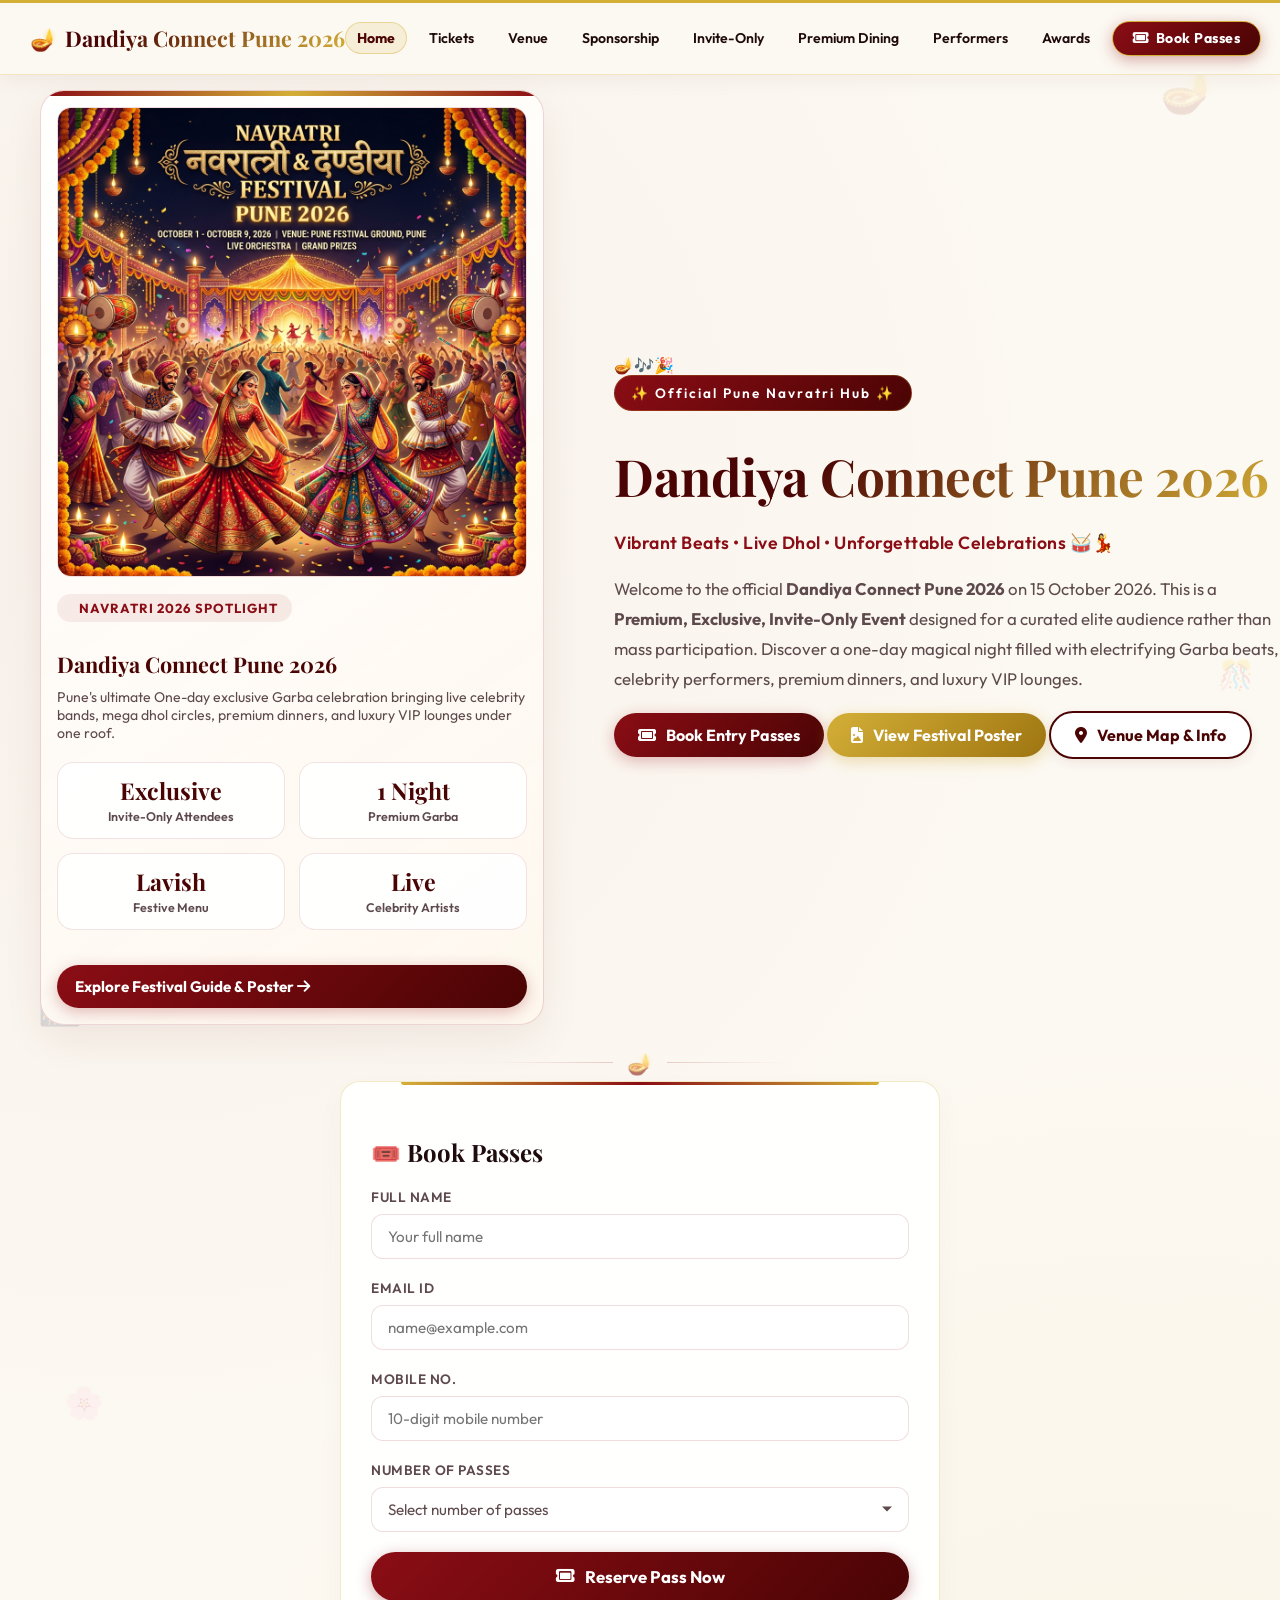
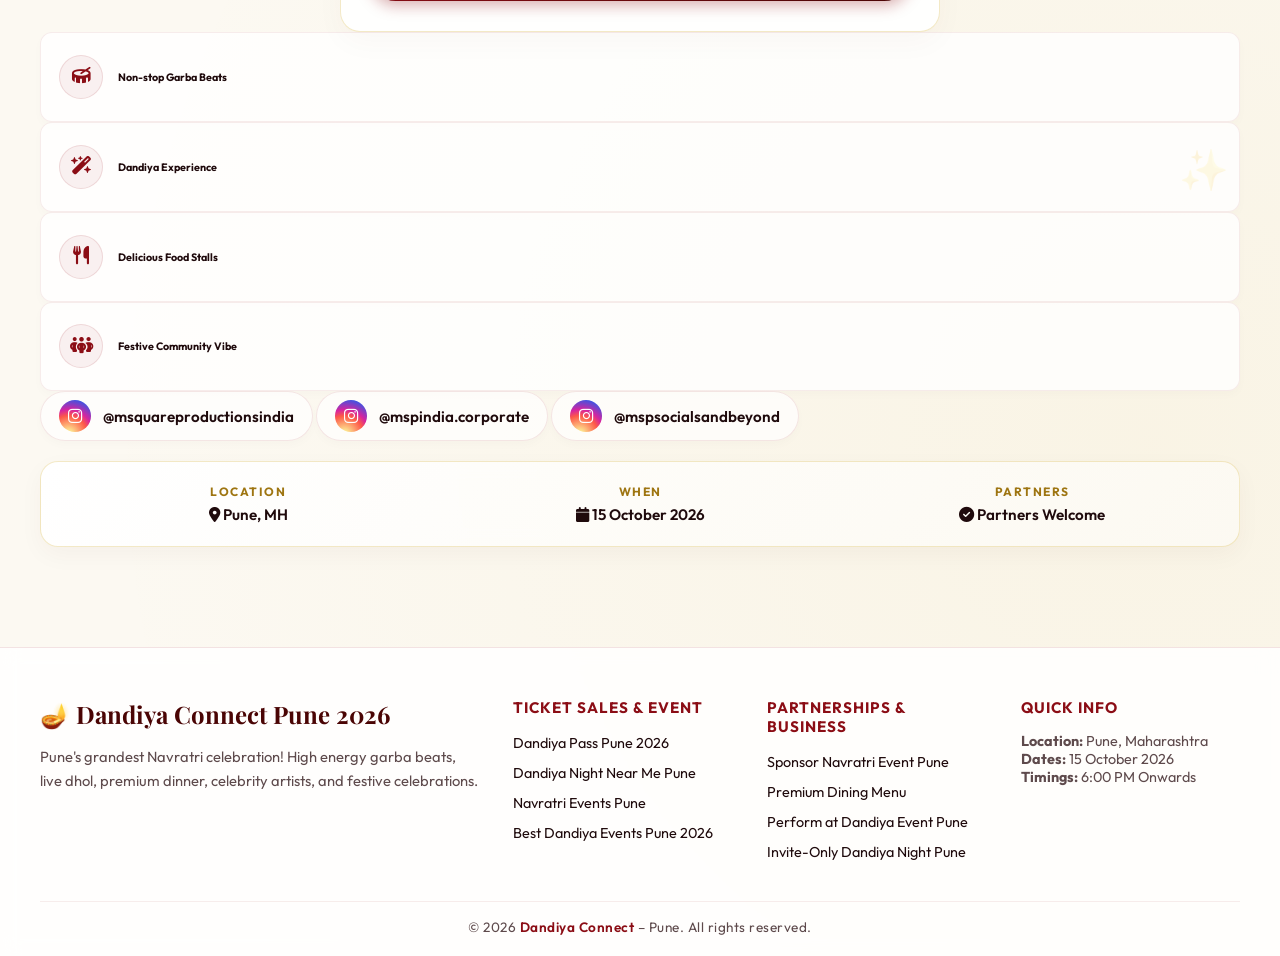
<file: index.html>
<!DOCTYPE html>
<html lang="en">

<head>
    <meta charset="UTF-8">
    <meta name="viewport" content="width=device-width, initial-scale=1.0">
    <title>Dandiya Connect Pune 2026 | Premium Navratri Event & Passes</title>
    <meta name="description" content="Official website for Dandiya Connect Pune 2026. Book passes, explore sponsorship opportunities, vendor premium dinner, invite-only packages, and performer slots.">

    <!-- Import Google Fonts & FontAwesome -->
    <link rel="preconnect" href="https://fonts.googleapis.com">
    <link rel="preconnect" href="https://fonts.gstatic.com" crossorigin>
    <link href="https://fonts.googleapis.com/css2?family=Outfit:wght@300;400;600;700;800&family=Playfair+Display:ital,wght@0,600;0,700;1,600&display=swap" rel="stylesheet">
    <link rel="stylesheet" href="https://cdnjs.cloudflare.com/ajax/libs/font-awesome/6.4.0/css/all.min.css">
    
    <!-- Master Festive Stylesheet -->
    <link rel="stylesheet" href="css/styles.css?v=2.0">
</head>

<body>
    <!-- Top Navigation Header -->
    <nav class="festive-nav">
        <div class="nav-container">
            <a href="index.html" class="nav-brand">
                🪔 <span>Dandiya Connect Pune 2026</span>
            </a>
            <button class="mobile-toggle" id="mobileToggle" aria-label="Toggle navigation">
                <i class="fa-solid fa-bars"></i>
            </button>
            <ul class="nav-menu" id="navMenu">
                <li><a href="index.html" class="nav-link active">Home</a></li>
                <li><a href="tickets.html" class="nav-link">Tickets</a></li>
                <li><a href="venue.html" class="nav-link">Venue</a></li>
                <li><a href="sponsorship.html" class="nav-link">Sponsorship</a></li>
                <li><a href="corporate-bookings.html" class="nav-link">Invite-Only</a></li>
                <li><a href="food-stalls-vendors.html" class="nav-link">Premium Dining</a></li>
                <li><a href="performers-artists.html" class="nav-link">Performers</a></li>
                <li><a href="navratri-events-pune.html" class="nav-link">Awards</a></li>
                <li><a href="tickets.html" class="nav-link nav-cta"><i class="fa-solid fa-ticket me-1"></i> Book Passes</a></li>
            </ul>
        </div>
    </nav>

    <div class="dandiya-body">
        <!-- Floating festive stickers -->
        <span class="sticker sticker-1" aria-hidden="true">🪔</span>
        <span class="sticker sticker-2" aria-hidden="true">🎆</span>
        <span class="sticker sticker-3" aria-hidden="true">✨</span>
        <span class="sticker sticker-4" aria-hidden="true">🎊</span>
        <span class="sticker sticker-5" aria-hidden="true">🌸</span>

        <div class="dandiya-container">

            <div class="dandiya-grid">

                <!-- Left Column: Featured Main Event Poster Card -->
                <div class="dandiya-col-left reveal">
                    <div class="event-overview-card" style="padding: 16px;">
                        <div style="border-radius: 14px; overflow: hidden; margin-bottom: 15px; border: 1px solid rgba(158,27,36,0.15);">
                            <img src="images/dandiya_hero_main.png" alt="Navratri & Dandiya Festival Pune 2026 Poster" style="width: 100%; height: auto; display: block;">
                        </div>
                        <div>
                            <span class="event-overview-badge">
                                <i class="fa-solid fa-sparkles"></i> NAVRATRI 2026 SPOTLIGHT
                            </span>
                            <h3 style="font-family: 'Playfair Display', serif; color: var(--festive-crimson); margin: 8px 0 10px; font-size: 1.35rem;">
                                Dandiya Connect Pune 2026
                            </h3>
                            <p style="font-size: 0.88rem; color: var(--text-muted); margin: 0 0 15px;">
                                Pune's ultimate One-day exclusive Garba celebration bringing live celebrity bands, mega dhol circles, premium dinners, and luxury VIP lounges under one roof.
                            </p>

                            <!-- Key Event Statistics -->
                            <div class="event-stats-grid">
                                <div class="stat-item">
                                    <div class="stat-number">Exclusive</div>
                                    <div class="stat-label">Invite-Only Attendees</div>
                                </div>
                                <div class="stat-item">
                                    <div class="stat-number">1 Night</div>
                                    <div class="stat-label">Premium Garba</div>
                                </div>
                                <div class="stat-item">
                                    <div class="stat-number">Lavish</div>
                                    <div class="stat-label">Festive Menu</div>
                                </div>
                                <div class="stat-item">
                                    <div class="stat-number">Live</div>
                                    <div class="stat-label">Celebrity Artists</div>
                                </div>
                            </div>
                        </div>

                        <div style="margin-top: 15px;">
                            <a href="navratri-events-pune.html" class="btn-festive w-100 text-center" style="display: block; text-decoration: none; padding: 12px 18px; font-size: 0.95rem;">
                                Explore Festival Guide & Poster <i class="fa-solid fa-arrow-right ms-1"></i>
                            </a>
                        </div>
                    </div>
                </div>

                <!-- Right Column: Professional Content Overview -->
                <div class="dandiya-col-right">
                    <div class="title-accent reveal" aria-hidden="true">🪔🎶🎉</div>
                    <div class="mb-3 reveal reveal-d1">
                        <span class="badge-festive text-uppercase">✨ Official Pune Navratri Hub ✨</span>
                    </div>

                    <h1 class="dandiya-title reveal reveal-d2">Dandiya Connect Pune 2026</h1>
                    <h4 class="highlight-text text-uppercase reveal reveal-d3">Vibrant Beats • Live Dhol • Unforgettable Celebrations 🥁💃
                    </h4>

                    <p class="mb-4 reveal" style="line-height: 1.8; color: var(--text-muted); font-size: 1.05rem;">
                        Welcome to the official <strong>Dandiya Connect Pune 2026</strong> on 15 October 2026. 
                        This is a <strong>Premium, Exclusive, Invite-Only Event</strong> designed for a curated elite audience rather than mass participation. 
                        Discover a one-day magical night filled with electrifying Garba beats, celebrity performers, 
                        premium dinners, and luxury VIP lounges.
                    </p>

                    <div class="d-flex flex-wrap gap-3 mb-4 reveal reveal-d3">
                        <a href="tickets.html" class="btn-festive" style="padding: 12px 24px;">
                            <i class="fa-solid fa-ticket me-2"></i> Book Entry Passes
                        </a>
                        <a href="navratri-events-pune.html" class="btn-festive-gold" style="padding: 12px 24px;">
                            <i class="fa-solid fa-file-image me-2"></i> View Festival Poster
                        </a>
                        <a href="venue.html" class="btn-festive-outline" style="padding: 12px 24px;">
                            <i class="fa-solid fa-location-dot me-2"></i> Venue Map & Info
                        </a>
                    </div>
                </div>

            </div> <!-- End of dandiya-grid -->

            <!-- Decorative Section Divider -->
            <div class="section-divider reveal">
                <span class="divider-icon">🪔</span>
            </div>

            <!-- Full-Width Booking Section -->
            <div class="dandiya-footer-section">

                <div class="footer-columns-wrapper">

                    <!-- Left Column: Booking Form -->
                    <div class="footer-col-left reveal" id="bookingFormSection">
                        <div class="booking-form">
                            <h3 class="booking-title">🎟️ Book Passes</h3>
                            <form method="POST" id="bookingForm" onsubmit="handleBooking(event)">
                                <div class="form-group">
                                    <label for="fullname" class="form-label">Full Name</label>
                                    <input type="text" id="fullname" name="fullname" class="form-control"
                                        placeholder="Your full name" required>
                                </div>
                                <div class="form-group">
                                    <label for="email" class="form-label">Email ID</label>
                                    <input type="email" id="email" name="email" class="form-control"
                                        placeholder="name@example.com" required>
                                </div>
                                <div class="form-group">
                                    <label for="mobile" class="form-label">Mobile No.</label>
                                    <input type="tel" id="mobile" name="mobile" class="form-control"
                                        placeholder="10-digit mobile number" required pattern="[0-9]{10}">
                                </div>
                                <div class="form-group">
                                    <label class="form-label">Number of Passes</label>
                                    <input type="hidden" id="passes" name="passes" required>
                                    <div class="custom-select-wrap" id="passesDropdown">
                                        <div class="custom-select-trigger">Select number of passes</div>
                                        <div class="custom-select-options">
                                            <div class="custom-option" data-value="1">1 Pass</div>
                                            <div class="custom-option" data-value="2">2 Passes (Couple)</div>
                                            <div class="custom-option" data-value="5">5 Passes (Group)</div>
                                            <div class="custom-option" data-value="10">10+ Passes (VIP/Group)</div>
                                        </div>
                                    </div>
                                </div>
                                <button type="submit" class="btn-submit">
                                    <i class="fa-solid fa-ticket"></i>
                                    <span>Reserve Pass Now</span>
                                </button>
                            </form>
                        </div>
                    </div>

                    <!-- Right Column: Highlights & Social Handles -->
                    <div class="footer-col-right">
                        <!-- Highlights Points -->
                        <div class="dandiya-highlights-grid">
                            <div class="highlights-col">
                                <div class="feature-item highlight-item">
                                    <div class="pill-icon"><i class="fa-solid fa-drum"></i></div>
                                    <div>
                                        <h6 class="mb-0 fw-bold highlight-title">Non-stop Garba Beats</h6>
                                    </div>
                                </div>
                                <div class="feature-item highlight-item">
                                    <div class="pill-icon">
                                        <i class="fa-solid fa-wand-magic-sparkles"></i>
                                    </div>
                                    <div>
                                        <h6 class="mb-0 fw-bold highlight-title">Dandiya Experience</h6>
                                    </div>
                                </div>
                            </div>
                            <div class="highlights-col">
                                <div class="feature-item highlight-item">
                                    <div class="pill-icon"><i class="fa-solid fa-utensils"></i></div>
                                    <div>
                                        <h6 class="mb-0 fw-bold highlight-title">Delicious Food Stalls</h6>
                                    </div>
                                </div>
                                <div class="feature-item highlight-item">
                                    <div class="pill-icon"><i class="fa-solid fa-people-group"></i></div>
                                    <div>
                                        <h6 class="mb-0 fw-bold highlight-title">Festive Community Vibe</h6>
                                    </div>
                                </div>
                            </div>
                        </div>

                        <!-- Instagram Handles -->
                        <div class="insta-links-wrapper stack">
                            <a href="https://www.instagram.com/msquareproductionsindia?igsh=ZWN5aWIxb2FmY2Uw"
                                target="_blank" class="insta-link">
                                <span class="insta-icon-wrapper">
                                    <i class="fa-brands fa-instagram"></i>
                                </span>
                                <span>@msquareproductionsindia</span>
                            </a>
                            <a href="https://www.instagram.com/mspindia.corporate?igsh=OWgzamx2c2h6ODQ=" target="_blank"
                                class="insta-link">
                                <span class="insta-icon-wrapper">
                                    <i class="fa-brands fa-instagram"></i>
                                </span>
                                <span>@mspindia.corporate</span>
                            </a>
                            <a href="https://www.instagram.com/mspsocialsandbeyond?igsh=MTdzdzBrY2kwMnhjZw=="
                                target="_blank" class="insta-link">
                                <span class="insta-icon-wrapper">
                                    <i class="fa-brands fa-instagram"></i>
                                </span>
                                <span>@mspsocialsandbeyond</span>
                            </a>
                        </div>

                        <!-- Location & Details Card -->
                        <div class="dandiya-card dandiya-details-card">
                            <div class="details-grid">
                                <div>
                                    <span class="details-label">LOCATION</span>
                                    <span class="details-value"><i class="fa-solid fa-location-dot text-danger me-1"></i> Pune, MH</span>
                                </div>
                                <div>
                                    <span class="details-label">WHEN</span>
                                    <span class="details-value"><i class="fa-solid fa-calendar text-danger me-1"></i> 15 October 2026</span>
                                </div>
                                <div>
                                    <span class="details-label">PARTNERS</span>
                                    <span class="details-value"><i class="fa-solid fa-circle-check text-success me-1"></i> Partners Welcome</span>
                                </div>
                            </div>
                        </div>
                    </div>

                </div>

            </div>
        </div>
    </div>

    <!-- Master Multi-Column Cross-Linking SEO Footer -->
    <footer class="master-seo-footer">
        <div class="dandiya-container">
            <div class="footer-grid">
                <div class="footer-brand-col">
                    <h4>🪔 Dandiya Connect Pune 2026</h4>
                    <p>Pune's grandest Navratri celebration! High energy garba beats, live dhol, premium dinner, celebrity artists, and festive celebrations.</p>
                </div>
                <div class="footer-col">
                    <h5>Ticket Sales & Event</h5>
                    <ul class="footer-links">
                        <li><a href="tickets.html">Dandiya Pass Pune 2026</a></li>
                        <li><a href="venue.html">Dandiya Night Near Me Pune</a></li>
                        <li><a href="navratri-events-pune.html">Navratri Events Pune</a></li>
                        <li><a href="best-dandiya-events-pune-2026.html">Best Dandiya Events Pune 2026</a></li>
                    </ul>
                </div>
                <div class="footer-col">
                    <h5>Partnerships & Business</h5>
                    <ul class="footer-links">
                        <li><a href="sponsorship.html">Sponsor Navratri Event Pune</a></li>
                        <li><a href="food-stalls-vendors.html">Premium Dining Menu</a></li>
                        <li><a href="performers-artists.html">Perform at Dandiya Event Pune</a></li>
                        <li><a href="corporate-bookings.html">Invite-Only Dandiya Night Pune</a></li>
                    </ul>
                </div>
                <div class="footer-col">
                    <h5>Quick Info</h5>
                    <p style="font-size:0.9rem; color: var(--text-muted);">
                        <strong>Location:</strong> Pune, Maharashtra<br>
                        <strong>Dates:</strong> 15 October 2026<br>
                        <strong>Timings:</strong> 6:00 PM Onwards
                    </p>
                </div>
            </div>

            <div class="dandiya-footer-bar">
                © 2026 <strong>Dandiya Connect</strong> – Pune. All rights reserved.
            </div>
        </div>
    </footer>

    <!-- Interactive Scripts -->
    <script>
        function handleBooking(event) {
            event.preventDefault();
            alert("Thank you for your booking request! We will get in touch with you shortly on your email/mobile.");
        }

        // Mobile Nav Toggle
        (function() {
            var toggle = document.getElementById('mobileToggle');
            var menu = document.getElementById('navMenu');
            if (toggle && menu) {
                toggle.addEventListener('click', function() {
                    menu.classList.toggle('show');
                });
            }
        })();

        // Custom dropdown logic
        (function() {
            var wrap = document.getElementById('passesDropdown');
            if (!wrap) return;
            var trigger = wrap.querySelector('.custom-select-trigger');
            var options = wrap.querySelectorAll('.custom-option');
            var hiddenInput = document.getElementById('passes');

            trigger.addEventListener('click', function(e) {
                e.stopPropagation();
                wrap.classList.toggle('open');
            });

            options.forEach(function(opt) {
                opt.addEventListener('click', function(e) {
                    e.stopPropagation();
                    var val = this.getAttribute('data-value');
                    hiddenInput.value = val;
                    trigger.textContent = this.textContent;
                    trigger.classList.add('has-value');

                    options.forEach(function(o) { o.classList.remove('selected'); });
                    this.classList.add('selected');

                    wrap.classList.remove('open');
                });
            });

            document.addEventListener('click', function() {
                wrap.classList.remove('open');
            });
        })();

        // Scroll reveal logic
        (function() {
            var els = document.querySelectorAll('.reveal');
            function check() {
                var threshold = window.innerHeight * 0.88;
                els.forEach(function(el) {
                    if (el.getBoundingClientRect().top < threshold) {
                        el.classList.add('visible');
                    }
                });
            }
            check();
            window.addEventListener('scroll', check, { passive: true });
            window.addEventListener('resize', check, { passive: true });
        })();
    </script>
</body>

</html>
</file>
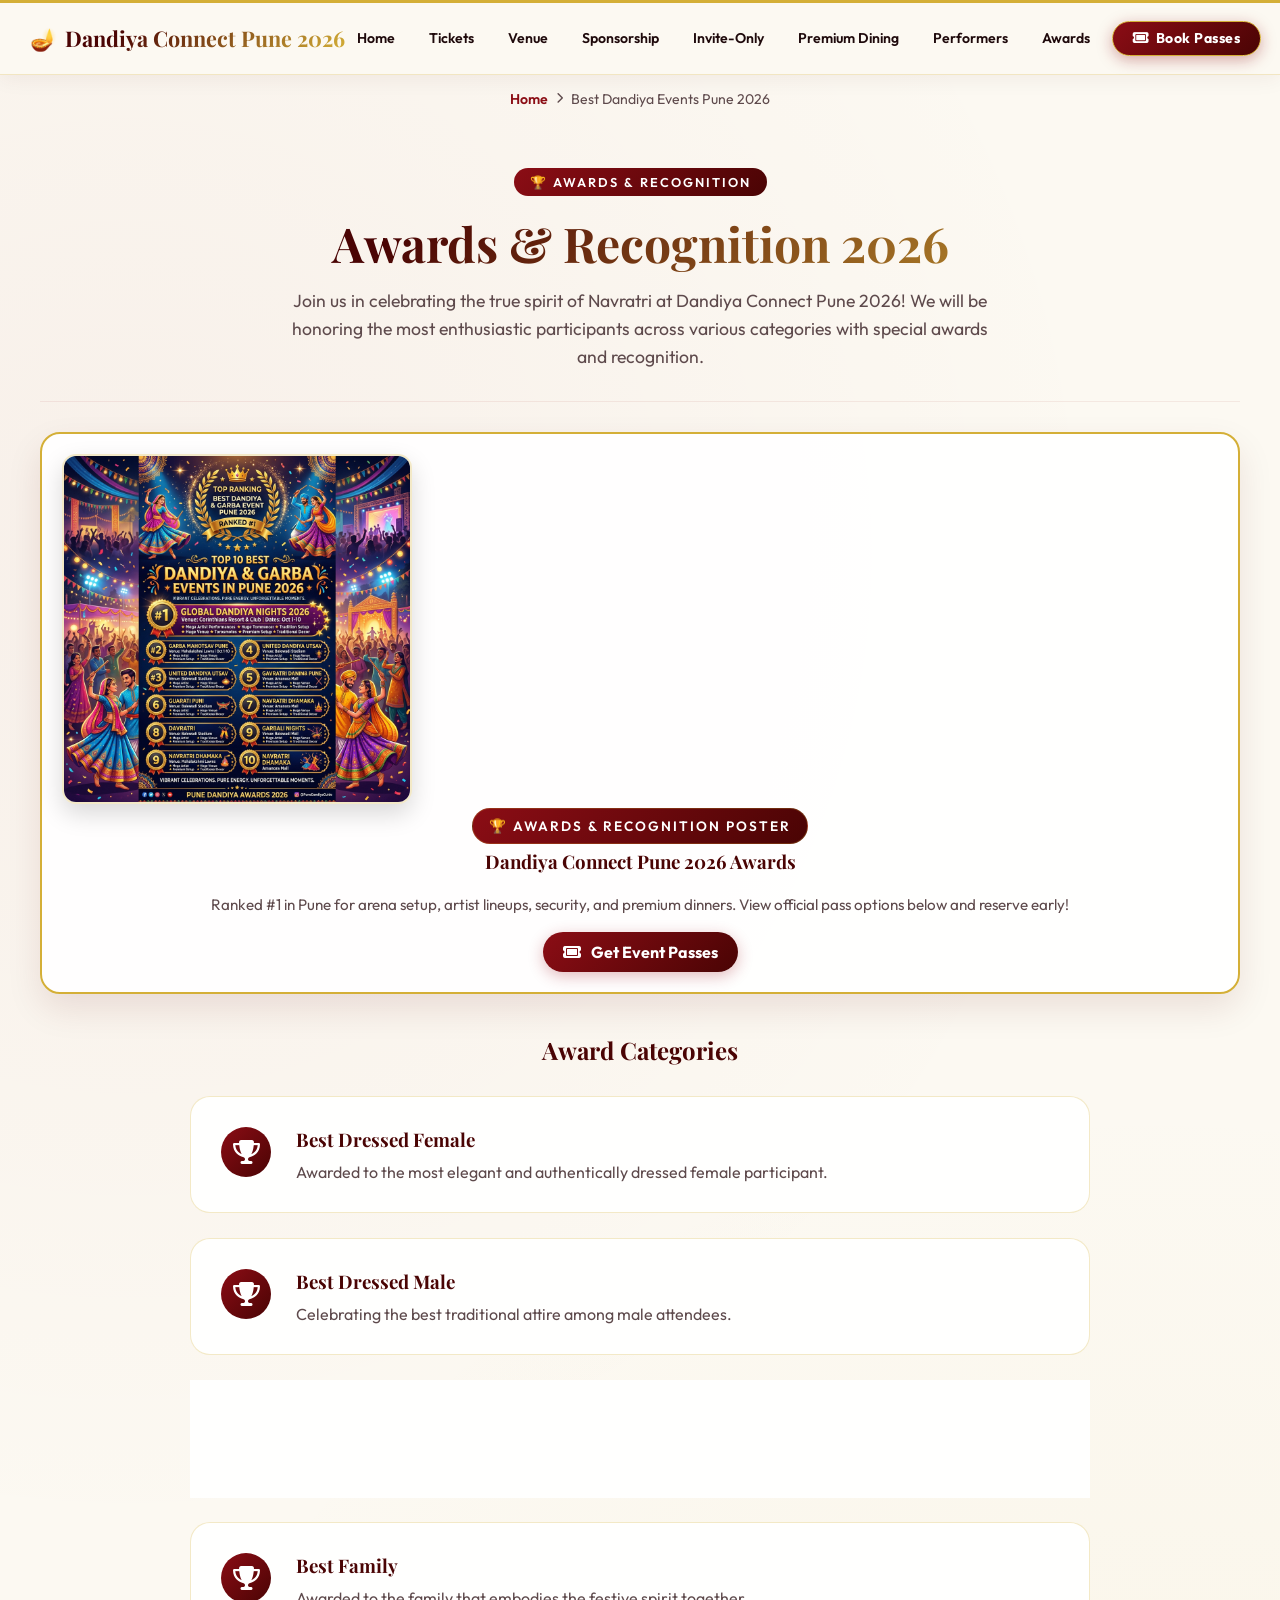
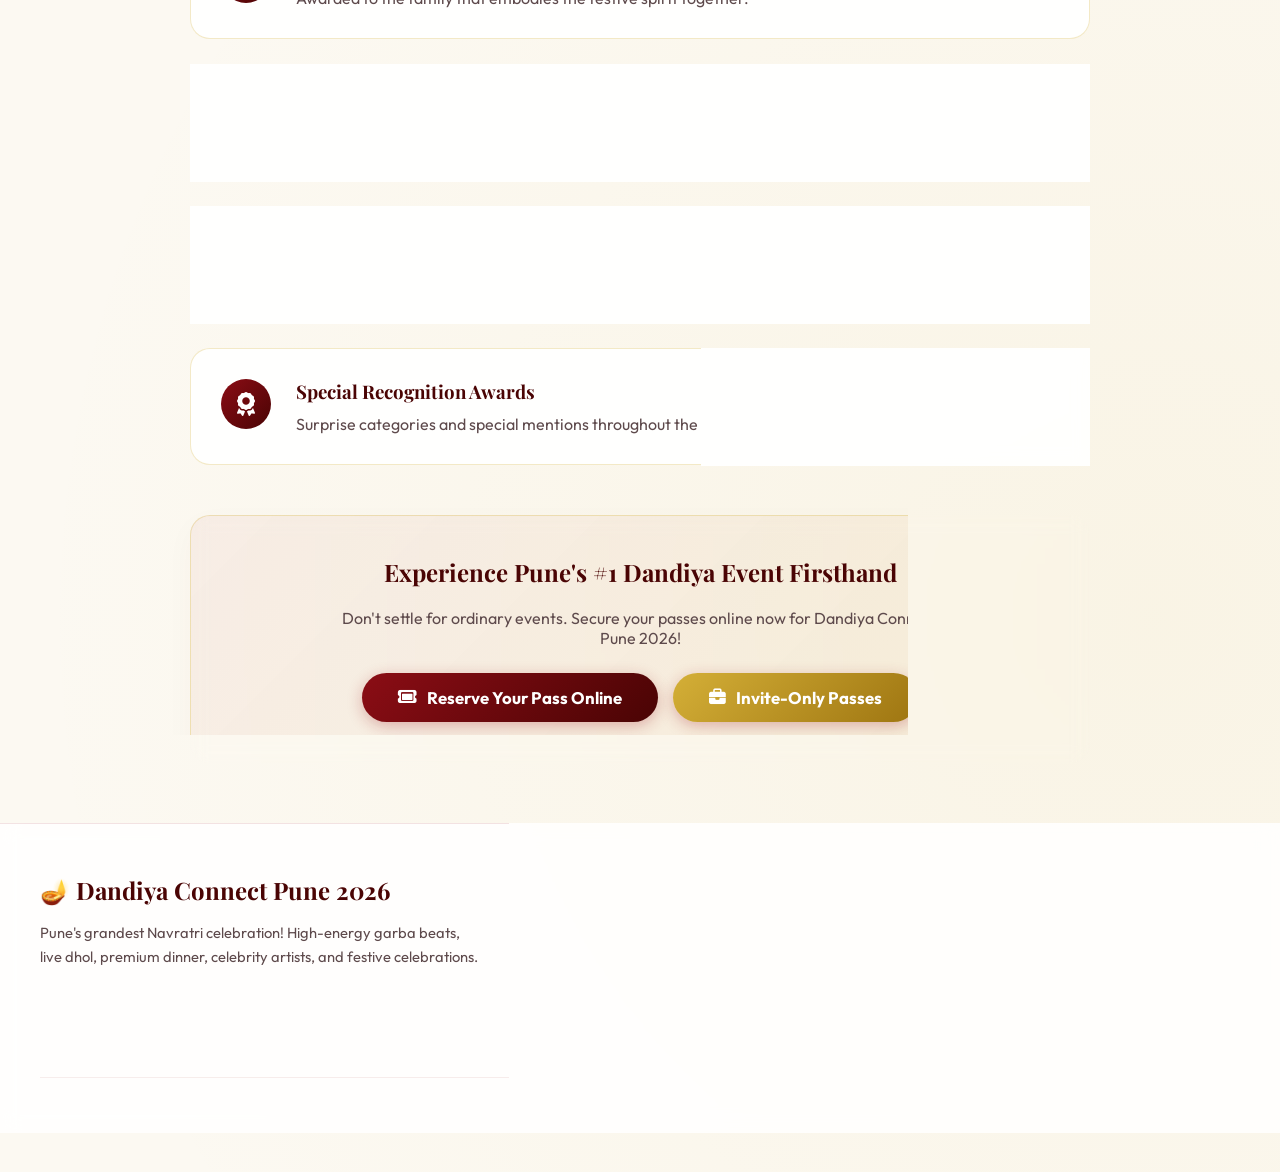
<file: best-dandiya-events-pune-2026.html>
<!DOCTYPE html>
<html lang="en">

<head>
    <meta charset="UTF-8">
    <meta name="viewport" content="width=device-width, initial-scale=1.0">
    <title>Best Dandiya Events Pune 2026 | Top Garba Celebrations & Awards & Recognition</title>
    <meta name="description" content="Discover why Dandiya Connect is ranked among the best Dandiya events in Pune 2026. Unmatched sound, celebrity artists, 100% family safety, and gourmet premium dinner.">
    
    <!-- Import Google Fonts & FontAwesome -->
    <link rel="preconnect" href="https://fonts.googleapis.com">
    <link rel="preconnect" href="https://fonts.gstatic.com" crossorigin>
    <link href="https://fonts.googleapis.com/css2?family=Outfit:wght@300;400;600;700;800&family=Playfair+Display:ital,wght@0,600;0,700;1,600&display=swap" rel="stylesheet">
    <link rel="stylesheet" href="https://cdnjs.cloudflare.com/ajax/libs/font-awesome/6.4.0/css/all.min.css">
    
    <!-- Master Festive Stylesheet -->
    <link rel="stylesheet" href="css/styles.css?v=2.0">

    <style>
        .ranking-card {
            background: var(--card-bg);
            border: 1px solid var(--card-border);
            border-radius: 20px;
            padding: 30px;
            margin-bottom: 25px;
            backdrop-filter: blur(8px);
            display: flex;
            gap: 25px;
            align-items: flex-start;
        }

        @media (max-width: 768px) {
            .ranking-card {
                flex-direction: column;
            }
        }

        .ranking-num {
            width: 50px;
            height: 50px;
            border-radius: 50%;
            background: linear-gradient(135deg, var(--festive-red), var(--festive-crimson));
            color: #fff;
            font-size: 1.5rem;
            font-weight: 800;
            display: flex;
            align-items: center;
            justify-content: center;
            flex-shrink: 0;
            font-family: 'Playfair Display', serif;
        }

        .comp-table-wrap {
            overflow-x: auto;
            margin: 30px 0;
            border-radius: 16px;
            border: 1px solid var(--card-border);
        }

        .comp-table {
            width: 100%;
            border-collapse: collapse;
            background: rgba(255, 255, 255, 0.9);
            font-size: 0.9rem;
            min-width: 600px;
        }

        .comp-table th {
            background: linear-gradient(135deg, var(--festive-crimson), var(--festive-red));
            color: #fff;
            padding: 14px 18px;
            text-align: left;
            font-family: 'Playfair Display', serif;
            font-size: 1rem;
        }

        .comp-table td {
            padding: 12px 18px;
            border-bottom: 1px solid rgba(158, 27, 36, 0.08);
            color: var(--text-dark);
        }

        .comp-table tr:nth-child(even) {
            background: rgba(158, 27, 36, 0.02);
        }
    </style>
</head>

<body>
    <!-- Top Navigation Header -->
    <nav class="festive-nav">
        <div class="nav-container">
            <a href="index.html" class="nav-brand">
                🪔 <span>Dandiya Connect Pune 2026</span>
            </a>
            <button class="mobile-toggle" id="mobileToggle" aria-label="Toggle navigation">
                <i class="fa-solid fa-bars"></i>
            </button>
            <ul class="nav-menu" id="navMenu">
                <li><a href="index.html" class="nav-link">Home</a></li>
                <li><a href="tickets.html" class="nav-link">Tickets</a></li>
                <li><a href="venue.html" class="nav-link">Venue</a></li>
                <li><a href="sponsorship.html" class="nav-link">Sponsorship</a></li>
                <li><a href="corporate-bookings.html" class="nav-link">Invite-Only</a></li>
                <li><a href="food-stalls-vendors.html" class="nav-link">Premium Dining</a></li>
                <li><a href="performers-artists.html" class="nav-link">Performers</a></li>
                <li><a href="navratri-events-pune.html" class="nav-link">Awards</a></li>
                <li><a href="tickets.html" class="nav-link nav-cta"><i class="fa-solid fa-ticket me-1"></i> Book Passes</a></li>
            </ul>
        </div>
    </nav>

    <div class="dandiya-body">
        <div class="dandiya-container">

            <!-- Breadcrumbs -->
            <nav class="festive-breadcrumbs">
                <a href="index.html">Home</a>
                <i class="fa-solid fa-chevron-right" style="font-size:0.7rem;"></i>
                <span>Best Dandiya Events Pune 2026</span>
            </nav>

            <!-- Hero Section -->
            <section class="subpage-hero">
                <span class="hero-badge">🏆 Awards & Recognition</span>
                <h1>Awards & Recognition 2026</h1>
                <p>Join us in celebrating the true spirit of Navratri at Dandiya Connect Pune 2026! We will be honoring the most enthusiastic participants across various categories with special awards and recognition.</p>
            </section>

            <!-- Official Event Poster Banner -->
            <div class="official-poster-card reveal">
                <div class="d-flex flex-column flex-lg-row align-items-center gap-4 text-start">
                    <div style="flex: 1; max-width: 350px; text-align: center;">
                        <img src="images/best_events_poster.png" alt="Awards Poster" style="width: 100%; border-radius: 14px; border: 2px solid var(--card-border);">
                    </div>
                    <div style="flex: 1.5;">
                        <span class="badge-festive mb-2 d-inline-block">🏆 AWARDS & RECOGNITION POSTER</span>
                        <h3 style="font-family: 'Playfair Display', serif; color: var(--festive-crimson); margin-top: 5px;">Dandiya Connect Pune 2026 Awards</h3>
                        <p style="color: var(--text-muted); line-height: 1.6; font-size: 0.95rem; margin-bottom: 15px;">
                            Ranked #1 in Pune for arena setup, artist lineups, security, and premium dinners. View official pass options below and reserve early!
                        </p>
                        <a href="tickets.html" class="btn-festive d-inline-block" style="text-decoration: none; padding: 10px 20px;">
                            <i class="fa-solid fa-ticket me-1"></i> Get Event Passes
                        </a>
                    </div>
                </div>
            </div>

            <!-- Ranking Factors List -->
            <div style="max-width: 900px; margin: 40px auto 0;">
                
                <div style="margin-top:40px;">
                <h2 style="font-family:'Playfair Display', serif; color:var(--festive-crimson); text-align:center; margin-bottom: 30px;">Award Categories</h2>
                
                <div class="ranking-card reveal">
                    <div class="ranking-num"><i class="fa-solid fa-trophy" style="font-size: 1.5rem;"></i></div>
                    <div>
                        <h3 style="font-family:'Playfair Display', serif; color:var(--festive-crimson); margin:0 0 10px;">Best Dressed Female</h3>
                        <p style="color:var(--text-muted); margin:0;">Awarded to the most elegant and authentically dressed female participant.</p>
                    </div>
                </div>

                <div class="ranking-card reveal reveal-d1">
                    <div class="ranking-num"><i class="fa-solid fa-trophy" style="font-size: 1.5rem;"></i></div>
                    <div>
                        <h3 style="font-family:'Playfair Display', serif; color:var(--festive-crimson); margin:0 0 10px;">Best Dressed Male</h3>
                        <p style="color:var(--text-muted); margin:0;">Celebrating the best traditional attire among male attendees.</p>
                    </div>
                </div>

                <div class="ranking-card reveal reveal-d2">
                    <div class="ranking-num"><i class="fa-solid fa-trophy" style="font-size: 1.5rem;"></i></div>
                    <div>
                        <h3 style="font-family:'Playfair Display', serif; color:var(--festive-crimson); margin:0 0 10px;">Best Couple</h3>
                        <p style="color:var(--text-muted); margin:0;">Recognizing the most coordinated and graceful couple on the dance floor.</p>
                    </div>
                </div>

                <div class="ranking-card reveal reveal-d3">
                    <div class="ranking-num"><i class="fa-solid fa-trophy" style="font-size: 1.5rem;"></i></div>
                    <div>
                        <h3 style="font-family:'Playfair Display', serif; color:var(--festive-crimson); margin:0 0 10px;">Best Family</h3>
                        <p style="color:var(--text-muted); margin:0;">Awarded to the family that embodies the festive spirit together.</p>
                    </div>
                </div>

                <div class="ranking-card reveal">
                    <div class="ranking-num"><i class="fa-solid fa-trophy" style="font-size: 1.5rem;"></i></div>
                    <div>
                        <h3 style="font-family:'Playfair Display', serif; color:var(--festive-crimson); margin:0 0 10px;">Best Garba Performer</h3>
                        <p style="color:var(--text-muted); margin:0;">Honoring outstanding Garba dance skills and energy.</p>
                    </div>
                </div>

                <div class="ranking-card reveal">
                    <div class="ranking-num"><i class="fa-solid fa-trophy" style="font-size: 1.5rem;"></i></div>
                    <div>
                        <h3 style="font-family:'Playfair Display', serif; color:var(--festive-crimson); margin:0 0 10px;">Best Dandiya Performer</h3>
                        <p style="color:var(--text-muted); margin:0;">Recognizing exceptional rhythm and style in Dandiya Raas.</p>
                    </div>
                </div>

                <div class="ranking-card reveal">
                    <div class="ranking-num"><i class="fa-solid fa-award" style="font-size: 1.5rem;"></i></div>
                    <div>
                        <h3 style="font-family:'Playfair Display', serif; color:var(--festive-crimson); margin:0 0 10px;">Special Recognition Awards</h3>
                        <p style="color:var(--text-muted); margin:0;">Surprise categories and special mentions throughout the exclusive evening.</p>
                    </div>
                </div>
            </div>

            <!-- CTA Cross-Link -->
            <div class="dandiya-card reveal" style="text-align: center; margin-top: 50px; padding: 40px; background: linear-gradient(135deg, rgba(158,27,36,0.05), rgba(207,161,43,0.08));">
                <h2 style="font-family: 'Playfair Display', serif; color: var(--festive-crimson); margin-top:0;">Experience Pune's #1 Dandiya Event Firsthand</h2>
                <p style="color: var(--text-muted); max-width: 600px; margin: 10px auto 25px;">Don't settle for ordinary events. Secure your passes online now for Dandiya Connect Pune 2026!</p>
                <div style="display:flex; gap:15px; justify-content:center; flex-wrap:wrap;">
                    <a href="tickets.html" class="btn-festive" style="padding: 14px 36px; font-size: 1.05rem;"><i class="fa-solid fa-ticket"></i> Reserve Your Pass Online</a>
                    <a href="corporate-bookings.html" class="btn-festive" style="padding: 14px 36px; font-size: 1.05rem; background: linear-gradient(135deg, var(--festive-gold), var(--festive-gold-dark));"><i class="fa-solid fa-briefcase"></i> Invite-Only Passes</a>
                </div>
            </div>

        </div>
    </div>

    <!-- Master Footer -->
    <footer class="master-seo-footer">
        <div class="dandiya-container">
            <div class="footer-grid">
                <div class="footer-brand-col">
                    <h4>🪔 Dandiya Connect Pune 2026</h4>
                    <p>Pune's grandest Navratri celebration! High-energy garba beats, live dhol, premium dinner, celebrity artists, and festive celebrations.</p>
                </div>
                <div class="footer-col">
                    <h5>Ticket Sales & Event</h5>
                    <ul class="footer-links">
                        <li><a href="tickets.html">Dandiya Pass Pune 2026</a></li>
                        <li><a href="venue.html">Dandiya Night Near Me Pune</a></li>
                        <li><a href="navratri-events-pune.html">Navratri Events Pune</a></li>
                        <li><a href="best-dandiya-events-pune-2026.html">Best Dandiya Events Pune 2026</a></li>
                    </ul>
                </div>
                <div class="footer-col">
                    <h5>Partnerships & Business</h5>
                    <ul class="footer-links">
                        <li><a href="sponsorship.html">Sponsor Navratri Event Pune</a></li>
                        <li><a href="food-stalls-vendors.html">Premium Dining Menu</a></li>
                        <li><a href="performers-artists.html">Perform at Dandiya Event Pune</a></li>
                        <li><a href="corporate-bookings.html">Invite-Only Dandiya Night Pune</a></li>
                    </ul>
                </div>
                <div class="footer-col">
                    <h5>Quick Info</h5>
                    <p style="font-size:0.9rem; color: var(--text-muted);">
                        <strong>Location:</strong> Pune, Maharashtra<br>
                        <strong>Dates:</strong> 15 October 2026<br>
                        <strong>Timings:</strong> 6:00 PM Onwards
                    </p>
                </div>
            </div>

            <div class="dandiya-footer-bar">
                © 2026 <strong>Dandiya Connect</strong> – Pune. All rights reserved.
            </div>
        </div>
    </footer>

    <!-- Scripts -->
    <script>
        (function() {
            var toggle = document.getElementById('mobileToggle');
            var menu = document.getElementById('navMenu');
            if (toggle && menu) {
                toggle.addEventListener('click', function() {
                    menu.classList.toggle('show');
                });
            }
        })();

        (function() {
            var els = document.querySelectorAll('.reveal');
            function check() {
                var threshold = window.innerHeight * 0.88;
                els.forEach(function(el) {
                    if (el.getBoundingClientRect().top < threshold) {
                        el.classList.add('visible');
                    }
                });
            }
            check();
            window.addEventListener('scroll', check, { passive: true });
            window.addEventListener('resize', check, { passive: true });
        })();
    </script>
</body>

</html>
</file>
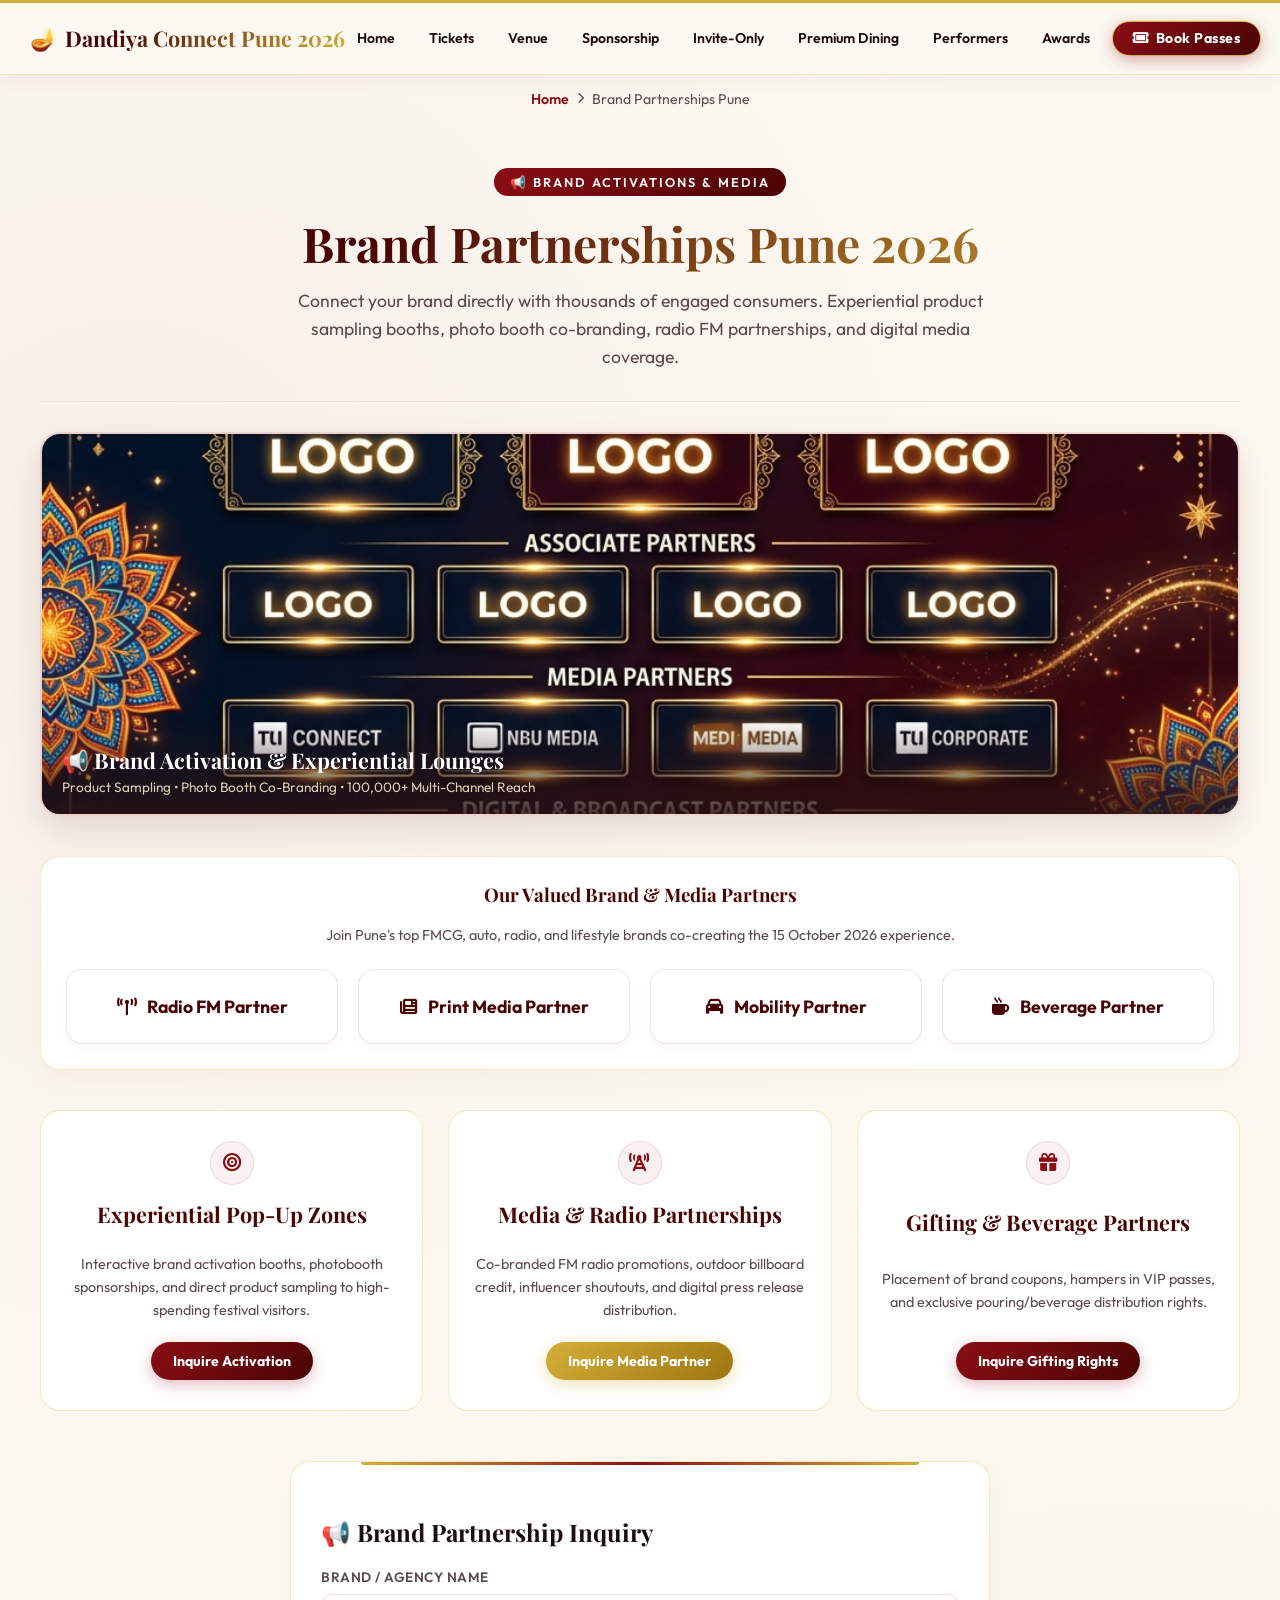
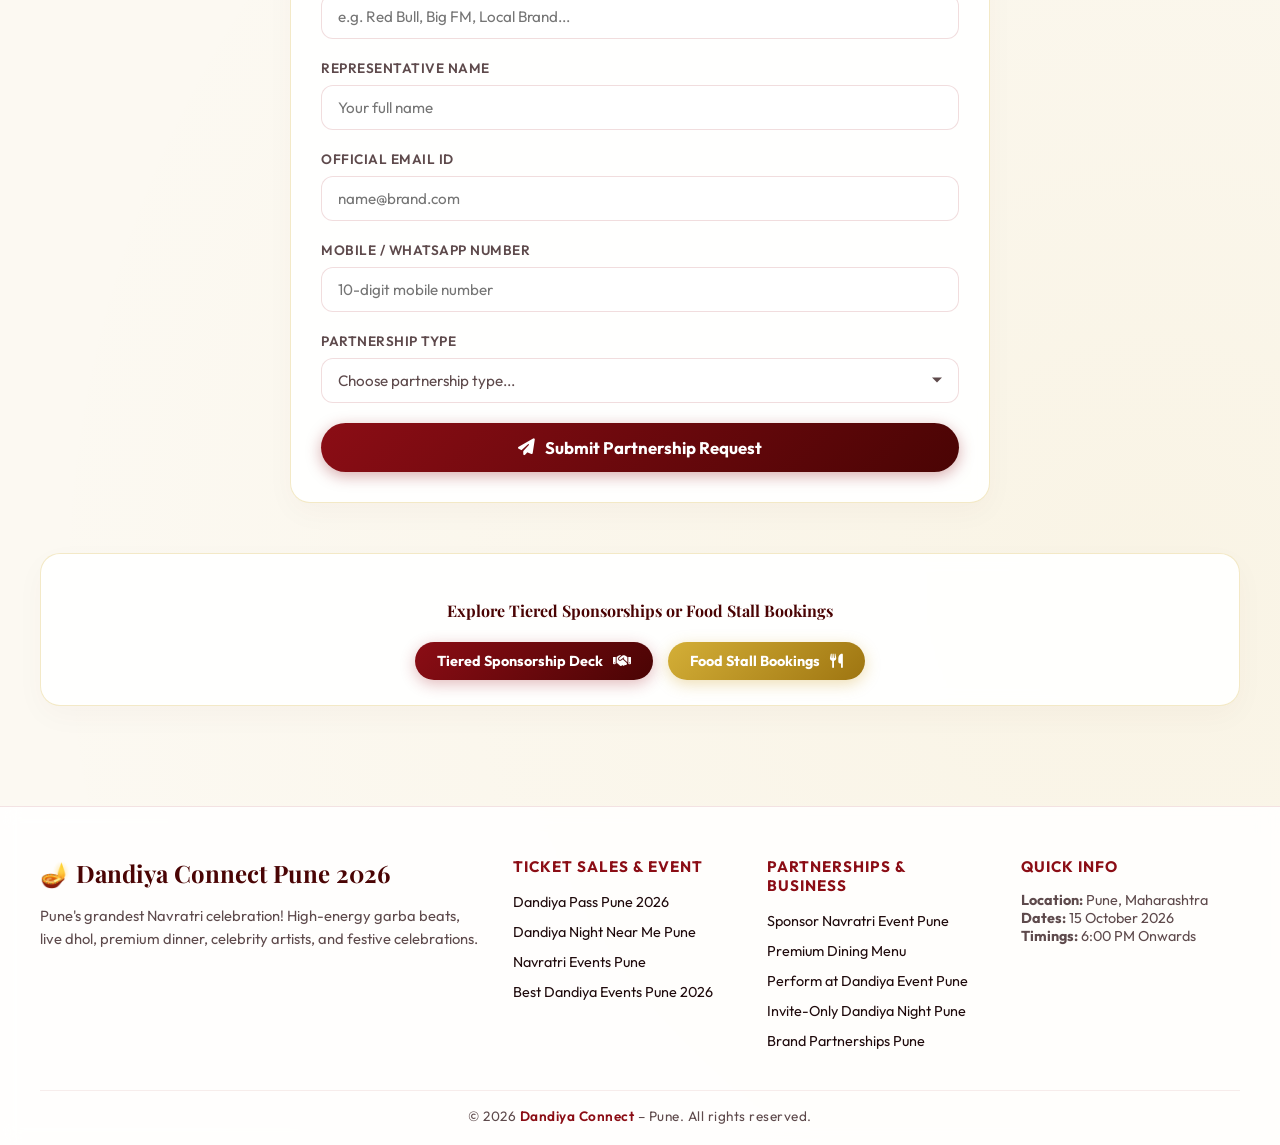
<file: brand-partners.html>
<!DOCTYPE html>
<html lang="en">

<head>
    <meta charset="UTF-8">
    <meta name="viewport" content="width=device-width, initial-scale=1.0">
    <title>Brand Partnerships Pune 2026 | Brand Activations & Media Partners</title>
    <meta name="description" content="Explore brand partnership opportunities at Dandiya Connect Pune 2026. Experiential product sampling, radio & media partnerships, photo booth co-branding, and partner logo showcase.">
    
    <!-- Import Google Fonts & FontAwesome -->
    <link rel="preconnect" href="https://fonts.googleapis.com">
    <link rel="preconnect" href="https://fonts.gstatic.com" crossorigin>
    <link href="https://fonts.googleapis.com/css2?family=Outfit:wght@300;400;600;700;800&family=Playfair+Display:ital,wght@0,600;0,700;1,600&display=swap" rel="stylesheet">
    <link rel="stylesheet" href="https://cdnjs.cloudflare.com/ajax/libs/font-awesome/6.4.0/css/all.min.css">
    
    <!-- Master Festive Stylesheet -->
    <link rel="stylesheet" href="css/styles.css?v=2.0">

    <style>
        .partner-grid {
            display: grid;
            grid-template-columns: 1fr;
            gap: 25px;
            margin: 40px 0;
        }

        @media (min-width: 768px) {
            .partner-grid {
                grid-template-columns: repeat(3, 1fr);
            }
        }

        .partner-card {
            background: var(--card-bg);
            border: 1px solid var(--card-border);
            border-radius: 20px;
            padding: 30px 22px;
            text-align: center;
            backdrop-filter: blur(8px);
            display: flex;
            flex-direction: column;
            align-items: center;
            justify-content: space-between;
        }

        .partner-card h3 {
            font-family: 'Playfair Display', serif;
            font-size: 1.35rem;
            color: var(--festive-crimson);
            margin: 15px 0 10px;
        }

        .partner-card p {
            font-size: 0.9rem;
            color: var(--text-muted);
            line-height: 1.6;
            margin-bottom: 20px;
        }

        .logos-wall {
            display: grid;
            grid-template-columns: repeat(2, 1fr);
            gap: 20px;
            margin-top: 25px;
        }

        @media (min-width: 768px) {
            .logos-wall {
                grid-template-columns: repeat(4, 1fr);
            }
        }

        .logo-box {
            background: rgba(255, 255, 255, 0.9);
            border: 1px solid rgba(158, 27, 36, 0.12);
            border-radius: 16px;
            padding: 25px 15px;
            text-align: center;
            font-weight: 700;
            color: var(--festive-crimson);
            font-size: 1.1rem;
            box-shadow: 0 4px 12px rgba(0,0,0,0.03);
            display: flex;
            align-items: center;
            justify-content: center;
            gap: 10px;
        }
    </style>
</head>

<body>
    <!-- Top Navigation Header -->
    <nav class="festive-nav">
        <div class="nav-container">
            <a href="index.html" class="nav-brand">
                🪔 <span>Dandiya Connect Pune 2026</span>
            </a>
            <button class="mobile-toggle" id="mobileToggle" aria-label="Toggle navigation">
                <i class="fa-solid fa-bars"></i>
            </button>
            <ul class="nav-menu" id="navMenu">
                <li><a href="index.html" class="nav-link">Home</a></li>
                <li><a href="tickets.html" class="nav-link">Tickets</a></li>
                <li><a href="venue.html" class="nav-link">Venue</a></li>
                <li><a href="sponsorship.html" class="nav-link">Sponsorship</a></li>
                <li><a href="corporate-bookings.html" class="nav-link">Invite-Only</a></li>
                <li><a href="food-stalls-vendors.html" class="nav-link">Premium Dining</a></li>
                <li><a href="performers-artists.html" class="nav-link">Performers</a></li>
                <li><a href="navratri-events-pune.html" class="nav-link">Awards</a></li>
                <li><a href="tickets.html" class="nav-link nav-cta"><i class="fa-solid fa-ticket me-1"></i> Book Passes</a></li>
            </ul>
        </div>
    </nav>

    <div class="dandiya-body">
        <div class="dandiya-container">

            <!-- Breadcrumbs -->
            <nav class="festive-breadcrumbs">
                <a href="index.html">Home</a>
                <i class="fa-solid fa-chevron-right" style="font-size:0.7rem;"></i>
                <span>Brand Partnerships Pune</span>
            </nav>

            <!-- Hero Section -->
            <section class="subpage-hero">
                <span class="hero-badge">📢 Brand Activations & Media</span>
                <h1>Brand Partnerships Pune 2026</h1>
                <p>Connect your brand directly with thousands of engaged consumers. Experiential product sampling booths, photo booth co-branding, radio FM partnerships, and digital media coverage.</p>
            </section>

            <!-- Brand Partners Poster Showcase -->
            <div class="subpage-poster-wrapper reveal">
                <img src="images/partners_poster.png" alt="Brand Activations and Sponsorship Lounges at Dandiya Connect Pune" class="subpage-poster-img">
                <div class="subpage-poster-overlay">
                    <h3 class="subpage-poster-title">📢 Brand Activation & Experiential Lounges</h3>
                    <p class="subpage-poster-subtitle">Product Sampling • Photo Booth Co-Branding • 100,000+ Multi-Channel Reach</p>
                </div>
            </div>

            <!-- Existing & Prospective Partners Showcase -->
            <div class="dandiya-card reveal" style="text-align: center; margin-top: 40px;">
                <h3 style="font-family:'Playfair Display', serif; color: var(--festive-crimson); margin-top: 0;">Our Valued Brand & Media Partners</h3>
                <p style="color: var(--text-muted); font-size: 0.9rem;">Join Pune's top FMCG, auto, radio, and lifestyle brands co-creating the 15 October 2026 experience.</p>

                <div class="logos-wall">
                    <div class="logo-box"><i class="fa-solid fa-broadcast-tower text-danger"></i> Radio FM Partner</div>
                    <div class="logo-box"><i class="fa-solid fa-newspaper text-danger"></i> Print Media Partner</div>
                    <div class="logo-box"><i class="fa-solid fa-car text-danger"></i> Mobility Partner</div>
                    <div class="logo-box"><i class="fa-solid fa-mug-hot text-danger"></i> Beverage Partner</div>
                </div>
            </div>

            <!-- Partnership Avenues Grid -->
            <div class="partner-grid">
                
                <div class="partner-card reveal">
                    <div class="pill-icon"><i class="fa-solid fa-bullseye"></i></div>
                    <h3>Experiential Pop-Up Zones</h3>
                    <p>Interactive brand activation booths, photobooth sponsorships, and direct product sampling to high-spending festival visitors.</p>
                    <a href="#partnerForm" class="btn-festive" style="padding: 10px 22px; font-size:0.88rem;" onclick="setPartnerType('Experiential Pop-Up Zone')">Inquire Activation</a>
                </div>

                <div class="partner-card reveal reveal-d1">
                    <div class="pill-icon"><i class="fa-solid fa-tower-cell"></i></div>
                    <h3>Media & Radio Partnerships</h3>
                    <p>Co-branded FM radio promotions, outdoor billboard credit, influencer shoutouts, and digital press release distribution.</p>
                    <a href="#partnerForm" class="btn-festive-gold" style="padding: 10px 22px; font-size:0.88rem;" onclick="setPartnerType('Media & Radio Partnership')">Inquire Media Partner</a>
                </div>

                <div class="partner-card reveal reveal-d2">
                    <div class="pill-icon"><i class="fa-solid fa-gift"></i></div>
                    <h3>Gifting & Beverage Partners</h3>
                    <p>Placement of brand coupons, hampers in VIP passes, and exclusive pouring/beverage distribution rights.</p>
                    <a href="#partnerForm" class="btn-festive" style="padding: 10px 22px; font-size:0.88rem;" onclick="setPartnerType('Gifting & Beverage Partner')">Inquire Gifting Rights</a>
                </div>

            </div>

            <!-- Form Section -->
            <div id="partnerForm" class="booking-form reveal" style="max-width: 700px; margin-top: 50px;">
                <h3 class="booking-title">📢 Brand Partnership Inquiry</h3>
                <form method="POST" onsubmit="handlePartnerSubmit(event)">
                    <div class="form-group">
                        <label for="brandOrg" class="form-label">Brand / Agency Name</label>
                        <input type="text" id="brandOrg" class="form-control" placeholder="e.g. Red Bull, Big FM, Local Brand..." required>
                    </div>
                    <div class="form-group">
                        <label for="partnerRep" class="form-label">Representative Name</label>
                        <input type="text" id="partnerRep" class="form-control" placeholder="Your full name" required>
                    </div>
                    <div class="form-group">
                        <label for="partnerEmail" class="form-label">Official Email ID</label>
                        <input type="email" id="partnerEmail" class="form-control" placeholder="name@brand.com" required>
                    </div>
                    <div class="form-group">
                        <label for="partnerPhone" class="form-label">Mobile / WhatsApp Number</label>
                        <input type="tel" id="partnerPhone" class="form-control" placeholder="10-digit mobile number" required pattern="[0-9]{10}">
                    </div>
                    <div class="form-group">
                        <label class="form-label">Partnership Type</label>
                        <input type="hidden" id="partnerTypeInput" name="partnerTypeInput" required>
                        <div class="custom-select-wrap" id="partnerDropdown">
                            <div class="custom-select-trigger" id="partnerTrigger">Choose partnership type...</div>
                            <div class="custom-select-options">
                                <div class="custom-option" data-value="Experiential Pop-Up Zone">Experiential Pop-Up Zone</div>
                                <div class="custom-option" data-value="Media & Radio Partnership">Media & Radio Partnership</div>
                                <div class="custom-option" data-value="Gifting & Beverage Partner">Gifting & Beverage Partner</div>
                                <div class="custom-option" data-value="Digital & Influencer Partner">Digital & Influencer Partner</div>
                            </div>
                        </div>
                    </div>
                    <button type="submit" class="btn-submit">
                        <i class="fa-solid fa-paper-plane"></i>
                        <span>Submit Partnership Request</span>
                    </button>
                </form>
            </div>

            <!-- Cross Links -->
            <div class="dandiya-card reveal" style="margin-top: 50px; text-align: center;">
                <h4 style="font-family: 'Playfair Display', serif; color: var(--festive-crimson);">Explore Tiered Sponsorships or Food Stall Bookings</h4>
                <div style="display: flex; gap: 15px; justify-content: center; flex-wrap: wrap; margin-top: 15px;">
                    <a href="sponsorship.html" class="btn-festive" style="padding: 10px 22px; font-size: 0.9rem;">Tiered Sponsorship Deck <i class="fa-solid fa-handshake"></i></a>
                    <a href="food-stalls-vendors.html" class="btn-festive-gold" style="padding: 10px 22px; font-size: 0.9rem;">Food Stall Bookings <i class="fa-solid fa-utensils"></i></a>
                </div>
            </div>

        </div>
    </div>

    <!-- Master Footer -->
    <footer class="master-seo-footer">
        <div class="dandiya-container">
            <div class="footer-grid">
                <div class="footer-brand-col">
                    <h4>🪔 Dandiya Connect Pune 2026</h4>
                    <p>Pune's grandest Navratri celebration! High-energy garba beats, live dhol, premium dinner, celebrity artists, and festive celebrations.</p>
                </div>
                <div class="footer-col">
                    <h5>Ticket Sales & Event</h5>
                    <ul class="footer-links">
                        <li><a href="tickets.html">Dandiya Pass Pune 2026</a></li>
                        <li><a href="venue.html">Dandiya Night Near Me Pune</a></li>
                        <li><a href="navratri-events-pune.html">Navratri Events Pune</a></li>
                        <li><a href="best-dandiya-events-pune-2026.html">Best Dandiya Events Pune 2026</a></li>
                    </ul>
                </div>
                <div class="footer-col">
                    <h5>Partnerships & Business</h5>
                    <ul class="footer-links">
                        <li><a href="sponsorship.html">Sponsor Navratri Event Pune</a></li>
                        <li><a href="food-stalls-vendors.html">Premium Dining Menu</a></li>
                        <li><a href="performers-artists.html">Perform at Dandiya Event Pune</a></li>
                        <li><a href="corporate-bookings.html">Invite-Only Dandiya Night Pune</a></li>
                        <li><a href="brand-partners.html">Brand Partnerships Pune</a></li>
                    </ul>
                </div>
                <div class="footer-col">
                    <h5>Quick Info</h5>
                    <p style="font-size:0.9rem; color: var(--text-muted);">
                        <strong>Location:</strong> Pune, Maharashtra<br>
                        <strong>Dates:</strong> 15 October 2026<br>
                        <strong>Timings:</strong> 6:00 PM Onwards
                    </p>
                </div>
            </div>

            <div class="dandiya-footer-bar">
                © 2026 <strong>Dandiya Connect</strong> – Pune. All rights reserved.
            </div>
        </div>
    </footer>

    <!-- Interactive Scripts -->
    <script>
        function handlePartnerSubmit(e) {
            e.preventDefault();
            alert("Thank you for your brand partnership inquiry! Our sponsorship team will contact you shortly.");
        }

        function setPartnerType(val) {
            var hidden = document.getElementById('partnerTypeInput');
            var trigger = document.getElementById('partnerTrigger');
            if (hidden && trigger) {
                hidden.value = val;
                trigger.textContent = val;
                trigger.classList.add('has-value');
            }
        }

        // Mobile Nav Toggle
        (function() {
            var toggle = document.getElementById('mobileToggle');
            var menu = document.getElementById('navMenu');
            if (toggle && menu) {
                toggle.addEventListener('click', function() {
                    menu.classList.toggle('show');
                });
            }
        })();

        // Custom select logic
        (function() {
            var wrap = document.getElementById('partnerDropdown');
            if (!wrap) return;
            var trigger = document.getElementById('partnerTrigger');
            var options = wrap.querySelectorAll('.custom-option');
            var hiddenInput = document.getElementById('partnerTypeInput');

            trigger.addEventListener('click', function(e) {
                e.stopPropagation();
                wrap.classList.toggle('open');
            });

            options.forEach(function(opt) {
                opt.addEventListener('click', function(e) {
                    e.stopPropagation();
                    var val = this.getAttribute('data-value');
                    hiddenInput.value = val;
                    trigger.textContent = this.textContent;
                    trigger.classList.add('has-value');

                    options.forEach(function(o) { o.classList.remove('selected'); });
                    this.classList.add('selected');

                    wrap.classList.remove('open');
                });
            });

            document.addEventListener('click', function() {
                wrap.classList.remove('open');
            });
        })();

        // Scroll reveal
        (function() {
            var els = document.querySelectorAll('.reveal');
            function check() {
                var threshold = window.innerHeight * 0.88;
                els.forEach(function(el) {
                    if (el.getBoundingClientRect().top < threshold) {
                        el.classList.add('visible');
                    }
                });
            }
            check();
            window.addEventListener('scroll', check, { passive: true });
        })();
    </script>
</body>

</html>
</file>
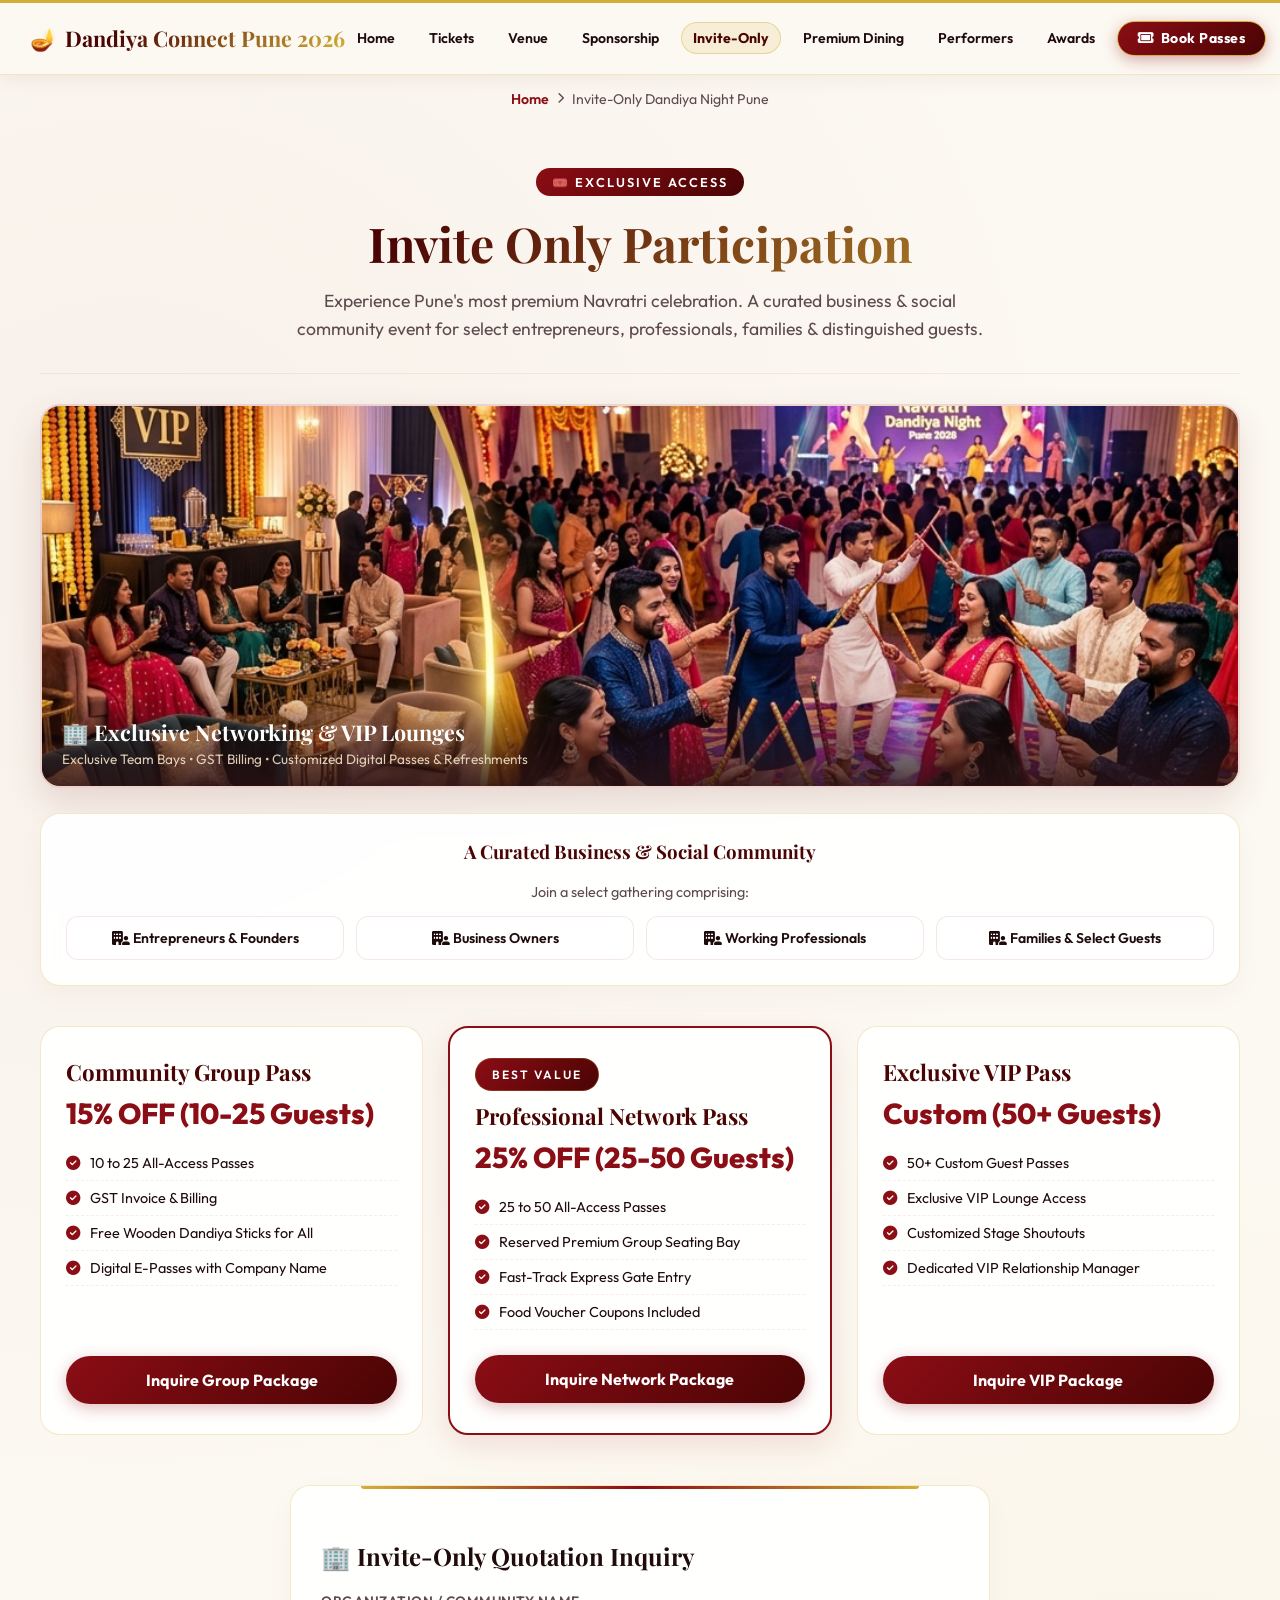
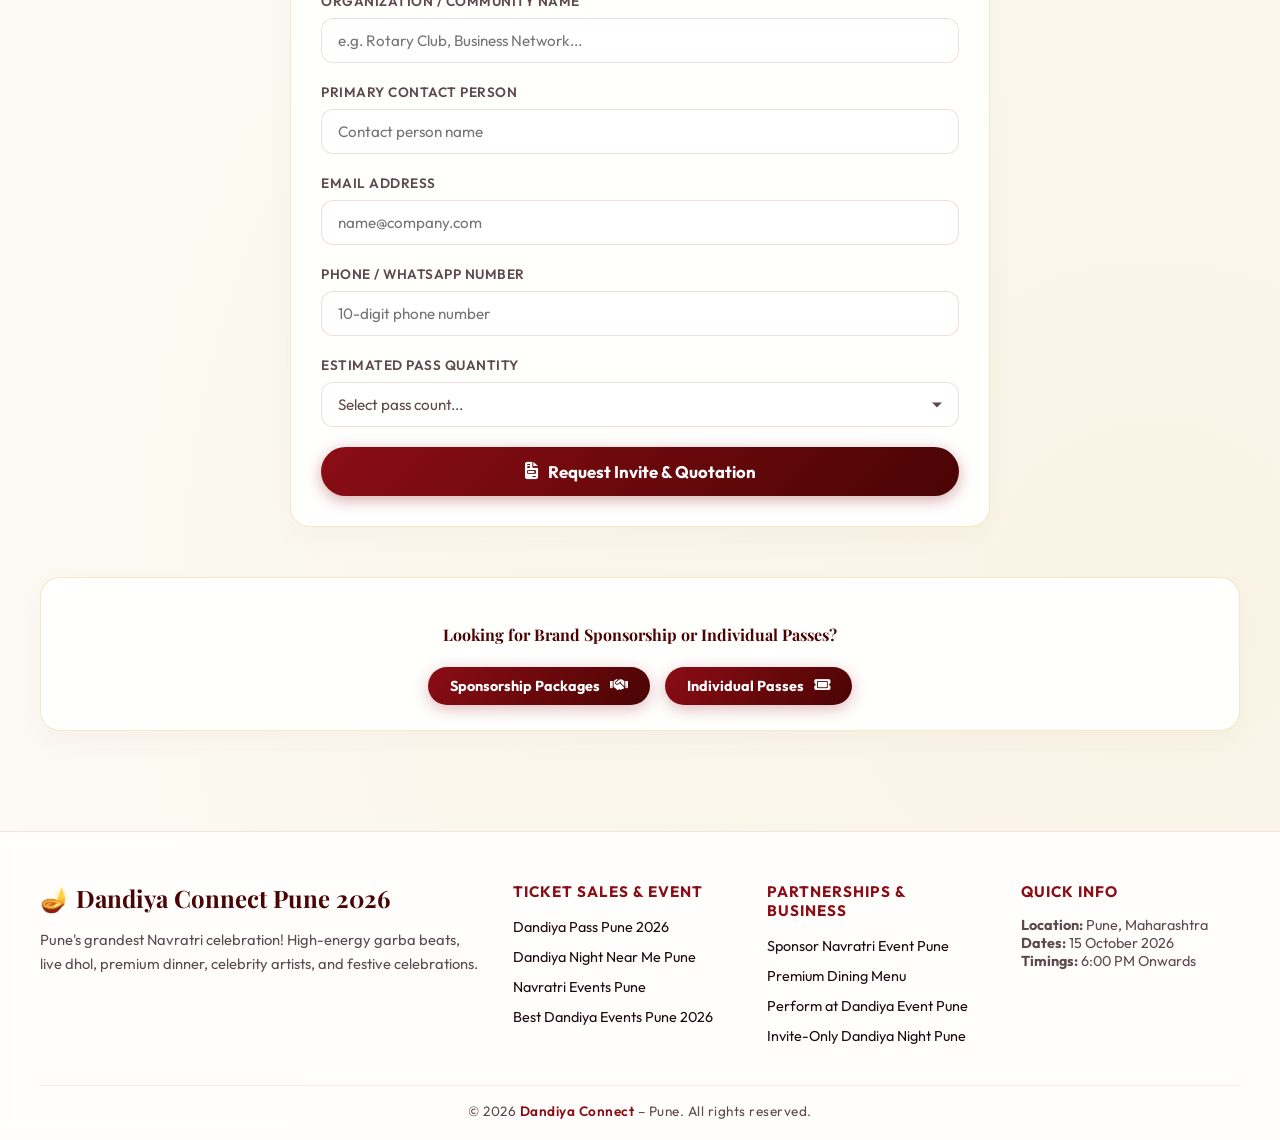
<file: corporate-bookings.html>
<!DOCTYPE html>
<html lang="en">

<head>
    <meta charset="UTF-8">
    <meta name="viewport" content="width=device-width, initial-scale=1.0">
    <title>Invite-Only Dandiya Night Pune 2026 | Curated Business & Social Community</title>
    <meta name="description" content="Book invite-only participation passes for Dandiya Connect Pune 2026. Join a curated business & social community of select entrepreneurs, professionals, families & guests.">
    
    <!-- Import Google Fonts & FontAwesome -->
    <link rel="preconnect" href="https://fonts.googleapis.com">
    <link rel="preconnect" href="https://fonts.gstatic.com" crossorigin>
    <link href="https://fonts.googleapis.com/css2?family=Outfit:wght@300;400;600;700;800&family=Playfair+Display:ital,wght@0,600;0,700;1,600&display=swap" rel="stylesheet">
    <link rel="stylesheet" href="https://cdnjs.cloudflare.com/ajax/libs/font-awesome/6.4.0/css/all.min.css">
    
    <!-- Master Festive Stylesheet -->
    <link rel="stylesheet" href="css/styles.css?v=2.0">

    <style>
        .corp-grid {
            display: grid;
            grid-template-columns: 1fr;
            gap: 25px;
            margin: 40px 0;
        }

        @media (min-width: 768px) {
            .corp-grid {
                grid-template-columns: repeat(3, 1fr);
            }
        }

        .corp-card {
            background: var(--card-bg);
            border: 1px solid var(--card-border);
            border-radius: 20px;
            padding: 30px 25px;
            backdrop-filter: blur(8px);
            display: flex;
            flex-direction: column;
            transition: all 0.3s ease;
        }

        .corp-card.featured {
            border: 2px solid var(--festive-red);
            box-shadow: 0 10px 30px rgba(158, 27, 36, 0.12);
        }

        .corp-card h3 {
            font-family: 'Playfair Display', serif;
            font-size: 1.4rem;
            color: var(--festive-crimson);
            margin-top: 0;
            margin-bottom: 8px;
        }

        .corp-discount {
            font-size: 1.8rem;
            font-weight: 800;
            color: var(--festive-red);
            margin-bottom: 15px;
        }

        .corp-features {
            list-style: none;
            padding: 0;
            margin: 0 0 25px;
            flex: 1;
        }

        .corp-features li {
            padding: 8px 0;
            border-bottom: 1px dashed rgba(158, 27, 36, 0.08);
            font-size: 0.9rem;
            color: var(--text-dark);
            display: flex;
            align-items: center;
            gap: 10px;
        }

        .corp-features li i {
            color: var(--festive-red);
        }

        .it-parks-grid {
            display: grid;
            grid-template-columns: repeat(2, 1fr);
            gap: 12px;
            margin-top: 15px;
        }

        @media (min-width: 576px) {
            .it-parks-grid {
                grid-template-columns: repeat(4, 1fr);
            }
        }

        .it-park-tag {
            background: rgba(255, 255, 255, 0.85);
            border: 1px solid rgba(158, 27, 36, 0.1);
            border-radius: 12px;
            padding: 12px;
            text-align: center;
            font-size: 0.88rem;
            font-weight: 600;
            color: var(--text-dark);
        }
    </style>
</head>

<body>
    <!-- Top Navigation Header -->
    <nav class="festive-nav">
        <div class="nav-container">
            <a href="index.html" class="nav-brand">
                🪔 <span>Dandiya Connect Pune 2026</span>
            </a>
            <button class="mobile-toggle" id="mobileToggle" aria-label="Toggle navigation">
                <i class="fa-solid fa-bars"></i>
            </button>
            <ul class="nav-menu" id="navMenu">
                <li><a href="index.html" class="nav-link">Home</a></li>
                <li><a href="tickets.html" class="nav-link">Tickets</a></li>
                <li><a href="venue.html" class="nav-link">Venue</a></li>
                <li><a href="sponsorship.html" class="nav-link">Sponsorship</a></li>
                <li><a href="corporate-bookings.html" class="nav-link active">Invite-Only</a></li>
                <li><a href="food-stalls-vendors.html" class="nav-link">Premium Dining</a></li>
                <li><a href="performers-artists.html" class="nav-link">Performers</a></li>
                <li><a href="navratri-events-pune.html" class="nav-link">Awards</a></li>
                <li><a href="tickets.html" class="nav-link nav-cta"><i class="fa-solid fa-ticket me-1"></i> Book Passes</a></li>
            </ul>
        </div>
    </nav>

    <div class="dandiya-body">
        <div class="dandiya-container">

            <!-- Breadcrumbs -->
            <nav class="festive-breadcrumbs">
                <a href="index.html">Home</a>
                <i class="fa-solid fa-chevron-right" style="font-size:0.7rem;"></i>
                <span>Invite-Only Dandiya Night Pune</span>
            </nav>

            <!-- Hero Section -->
            <section class="subpage-hero">
                <span class="hero-badge">🎟️ Exclusive Access</span>
                <h1>Invite Only Participation</h1>
                <p>Experience Pune's most premium Navratri celebration. A curated business & social community event for select entrepreneurs, professionals, families & distinguished guests.</p>
            </section>

            <!-- Community Poster Showcase -->
            <div class="subpage-poster-wrapper reveal">
                <img src="images/corporate_poster.png" alt="Exclusive Networking & VIP Lounge Experience at Dandiya Connect Pune" class="subpage-poster-img">
                <div class="subpage-poster-overlay">
                    <h3 class="subpage-poster-title">🏢 Exclusive Networking & VIP Lounges</h3>
                    <p class="subpage-poster-subtitle">Exclusive Team Bays • GST Billing • Customized Digital Passes & Refreshments</p>
                </div>
            </div>

            <!-- IT Parks Grid -->
            <div class="dandiya-card reveal" style="text-align: center;">
                <h3 style="font-family:'Playfair Display', serif; color: var(--festive-crimson); margin-top: 0;">A Curated Business & Social Community</h3>
                <p style="color: var(--text-muted); font-size: 0.9rem;">Join a select gathering comprising:</p>

                <div class="it-parks-grid">
                    <div class="it-park-tag"><i class="fa-solid fa-building-user text-danger me-1"></i> Entrepreneurs & Founders</div>
                    <div class="it-park-tag"><i class="fa-solid fa-building-user text-danger me-1"></i> Business Owners</div>
                    <div class="it-park-tag"><i class="fa-solid fa-building-user text-danger me-1"></i> Working Professionals</div>
                    <div class="it-park-tag"><i class="fa-solid fa-building-user text-danger me-1"></i> Families & Select Guests</div>
                </div>
            </div>

            <!-- invite-only packages Grid -->
            <div class="corp-grid">
                
                <!-- Package 1 -->
                <div class="corp-card reveal">
                    <h3>Community Group Pass</h3>
                    <div class="corp-discount">15% OFF <span>(10-25 Guests)</span></div>
                    <ul class="corp-features">
                        <li><i class="fa-solid fa-circle-check"></i> 10 to 25 All-Access Passes</li>
                        <li><i class="fa-solid fa-circle-check"></i> GST Invoice & Billing</li>
                        <li><i class="fa-solid fa-circle-check"></i> Free Wooden Dandiya Sticks for All</li>
                        <li><i class="fa-solid fa-circle-check"></i> Digital E-Passes with Company Name</li>
                    </ul>
                    <a href="#corpForm" class="btn-festive" onclick="setCorpTier('Team Outing (10-25 Guests)')">Inquire Group Package</a>
                </div>

                <!-- Package 2 -->
                <div class="corp-card featured reveal reveal-d1">
                    <span class="badge-festive" style="align-self:flex-start; margin-bottom:10px; font-size:0.75rem;">BEST VALUE</span>
                    <h3>Professional Network Pass</h3>
                    <div class="corp-discount">25% OFF <span>(25-50 Guests)</span></div>
                    <ul class="corp-features">
                        <li><i class="fa-solid fa-circle-check"></i> 25 to 50 All-Access Passes</li>
                        <li><i class="fa-solid fa-circle-check"></i> Reserved Premium Group Seating Bay</li>
                        <li><i class="fa-solid fa-circle-check"></i> Fast-Track Express Gate Entry</li>
                        <li><i class="fa-solid fa-circle-check"></i> Food Voucher Coupons Included</li>
                    </ul>
                    <a href="#corpForm" class="btn-festive" onclick="setCorpTier('Department Package (25-50 Guests)')">Inquire Network Package</a>
                </div>

                <!-- Package 3 -->
                <div class="corp-card reveal reveal-d2">
                    <h3>Exclusive VIP Pass</h3>
                    <div class="corp-discount">Custom <span>(50+ Guests)</span></div>
                    <ul class="corp-features">
                        <li><i class="fa-solid fa-circle-check"></i> 50+ Custom Guest Passes</li>
                        <li><i class="fa-solid fa-circle-check"></i> Exclusive VIP Lounge Access</li>
                        <li><i class="fa-solid fa-circle-check"></i> Customized Stage Shoutouts</li>
                        <li><i class="fa-solid fa-circle-check"></i> Dedicated VIP Relationship Manager</li>
                    </ul>
                    <a href="#corpForm" class="btn-festive" onclick="setCorpTier('Enterprise Tier (50+ Guests)')">Inquire VIP Package</a>
                </div>

            </div>

            <!-- Corporate Booking Form -->
            <div id="corpForm" class="booking-form reveal" style="max-width: 700px; margin-top: 50px;">
                <h3 class="booking-title">🏢 Invite-Only Quotation Inquiry</h3>
                <form method="POST" onsubmit="handleCorpSubmit(event)">
                    <div class="form-group">
                        <label for="companyName" class="form-label">Organization / Community Name</label>
                        <input type="text" id="companyName" class="form-control" placeholder="e.g. Rotary Club, Business Network..." required>
                    </div>
                    <div class="form-group">
                        <label for="hrContact" class="form-label">Primary Contact Person</label>
                        <input type="text" id="hrContact" class="form-control" placeholder="Contact person name" required>
                    </div>
                    <div class="form-group">
                        <label for="workEmail" class="form-label">Email Address</label>
                        <input type="email" id="workEmail" class="form-control" placeholder="name@company.com" required>
                    </div>
                    <div class="form-group">
                        <label for="workPhone" class="form-label">Phone / WhatsApp Number</label>
                        <input type="tel" id="workPhone" class="form-control" placeholder="10-digit phone number" required pattern="[0-9]{10}">
                    </div>
                    <div class="form-group">
                        <label class="form-label">Estimated Pass Quantity</label>
                        <input type="hidden" id="corpTierInput" name="corpTierInput" required>
                        <div class="custom-select-wrap" id="corpDropdown">
                            <div class="custom-select-trigger" id="corpTrigger">Select pass count...</div>
                            <div class="custom-select-options">
                                <div class="custom-option" data-value="10-25 Guests">10 to 25 Passes (15% Off)</div>
                                <div class="custom-option" data-value="25-50 Guests">25 to 50 Passes (25% Off)</div>
                                <div class="custom-option" data-value="50+ Guests">50+ Guests (Enterprise VIP)</div>
                            </div>
                        </div>
                    </div>
                    <button type="submit" class="btn-submit">
                        <i class="fa-solid fa-file-invoice"></i>
                        <span>Request Invite & Quotation</span>
                    </button>
                </form>
            </div>

            <!-- Cross links -->
            <div class="dandiya-card reveal" style="margin-top: 50px; text-align: center;">
                <h4 style="font-family: 'Playfair Display', serif; color: var(--festive-crimson);">Looking for Brand Sponsorship or Individual Passes?</h4>
                <div style="display: flex; gap: 15px; justify-content: center; flex-wrap: wrap; margin-top: 15px;">
                    <a href="sponsorship.html" class="btn-festive" style="padding: 10px 22px; font-size: 0.9rem;">Sponsorship Packages <i class="fa-solid fa-handshake"></i></a>
                    <a href="tickets.html" class="btn-festive" style="padding: 10px 22px; font-size: 0.9rem;">Individual Passes <i class="fa-solid fa-ticket"></i></a>
                </div>
            </div>

        </div>
    </div>

    <!-- Master Footer -->
    <footer class="master-seo-footer">
        <div class="dandiya-container">
            <div class="footer-grid">
                <div class="footer-brand-col">
                    <h4>🪔 Dandiya Connect Pune 2026</h4>
                    <p>Pune's grandest Navratri celebration! High-energy garba beats, live dhol, premium dinner, celebrity artists, and festive celebrations.</p>
                </div>
                <div class="footer-col">
                    <h5>Ticket Sales & Event</h5>
                    <ul class="footer-links">
                        <li><a href="tickets.html">Dandiya Pass Pune 2026</a></li>
                        <li><a href="venue.html">Dandiya Night Near Me Pune</a></li>
                        <li><a href="navratri-events-pune.html">Navratri Events Pune</a></li>
                        <li><a href="best-dandiya-events-pune-2026.html">Best Dandiya Events Pune 2026</a></li>
                    </ul>
                </div>
                <div class="footer-col">
                    <h5>Partnerships & Business</h5>
                    <ul class="footer-links">
                        <li><a href="sponsorship.html">Sponsor Navratri Event Pune</a></li>
                        <li><a href="food-stalls-vendors.html">Premium Dining Menu</a></li>
                        <li><a href="performers-artists.html">Perform at Dandiya Event Pune</a></li>
                        <li><a href="corporate-bookings.html">Invite-Only Dandiya Night Pune</a></li>
                    </ul>
                </div>
                <div class="footer-col">
                    <h5>Quick Info</h5>
                    <p style="font-size:0.9rem; color: var(--text-muted);">
                        <strong>Location:</strong> Pune, Maharashtra<br>
                        <strong>Dates:</strong> 15 October 2026<br>
                        <strong>Timings:</strong> 6:00 PM Onwards
                    </p>
                </div>
            </div>

            <div class="dandiya-footer-bar">
                © 2026 <strong>Dandiya Connect</strong> – Pune. All rights reserved.
            </div>
        </div>
    </footer>

    <!-- Scripts -->
    <script>
        function handleCorpSubmit(e) {
            e.preventDefault();
            alert("Participation inquiry received! Our sales team will send a formal quote with GST billing options shortly.");
        }

        function setCorpTier(val) {
            var hidden = document.getElementById('corpTierInput');
            var trigger = document.getElementById('corpTrigger');
            if (hidden && trigger) {
                hidden.value = val;
                trigger.textContent = val;
                trigger.classList.add('has-value');
            }
        }

        (function() {
            var toggle = document.getElementById('mobileToggle');
            var menu = document.getElementById('navMenu');
            if (toggle && menu) {
                toggle.addEventListener('click', function() {
                    menu.classList.toggle('show');
                });
            }
        })();

        (function() {
            var wrap = document.getElementById('corpDropdown');
            if (!wrap) return;
            var trigger = wrap.querySelector('.custom-select-trigger');
            var options = wrap.querySelectorAll('.custom-option');
            var hiddenInput = document.getElementById('corpTierInput');

            trigger.addEventListener('click', function(e) {
                e.stopPropagation();
                wrap.classList.toggle('open');
            });

            options.forEach(function(opt) {
                opt.addEventListener('click', function(e) {
                    e.stopPropagation();
                    var val = this.getAttribute('data-value');
                    hiddenInput.value = val;
                    trigger.textContent = this.textContent;
                    trigger.classList.add('has-value');

                    options.forEach(function(o) { o.classList.remove('selected'); });
                    this.classList.add('selected');

                    wrap.classList.remove('open');
                });
            });

            document.addEventListener('click', function() {
                wrap.classList.remove('open');
            });
        })();

        (function() {
            var els = document.querySelectorAll('.reveal');
            function check() {
                var threshold = window.innerHeight * 0.88;
                els.forEach(function(el) {
                    if (el.getBoundingClientRect().top < threshold) {
                        el.classList.add('visible');
                    }
                });
            }
            check();
            window.addEventListener('scroll', check, { passive: true });
            window.addEventListener('resize', check, { passive: true });
        })();
    </script>
</body>

</html>
</file>
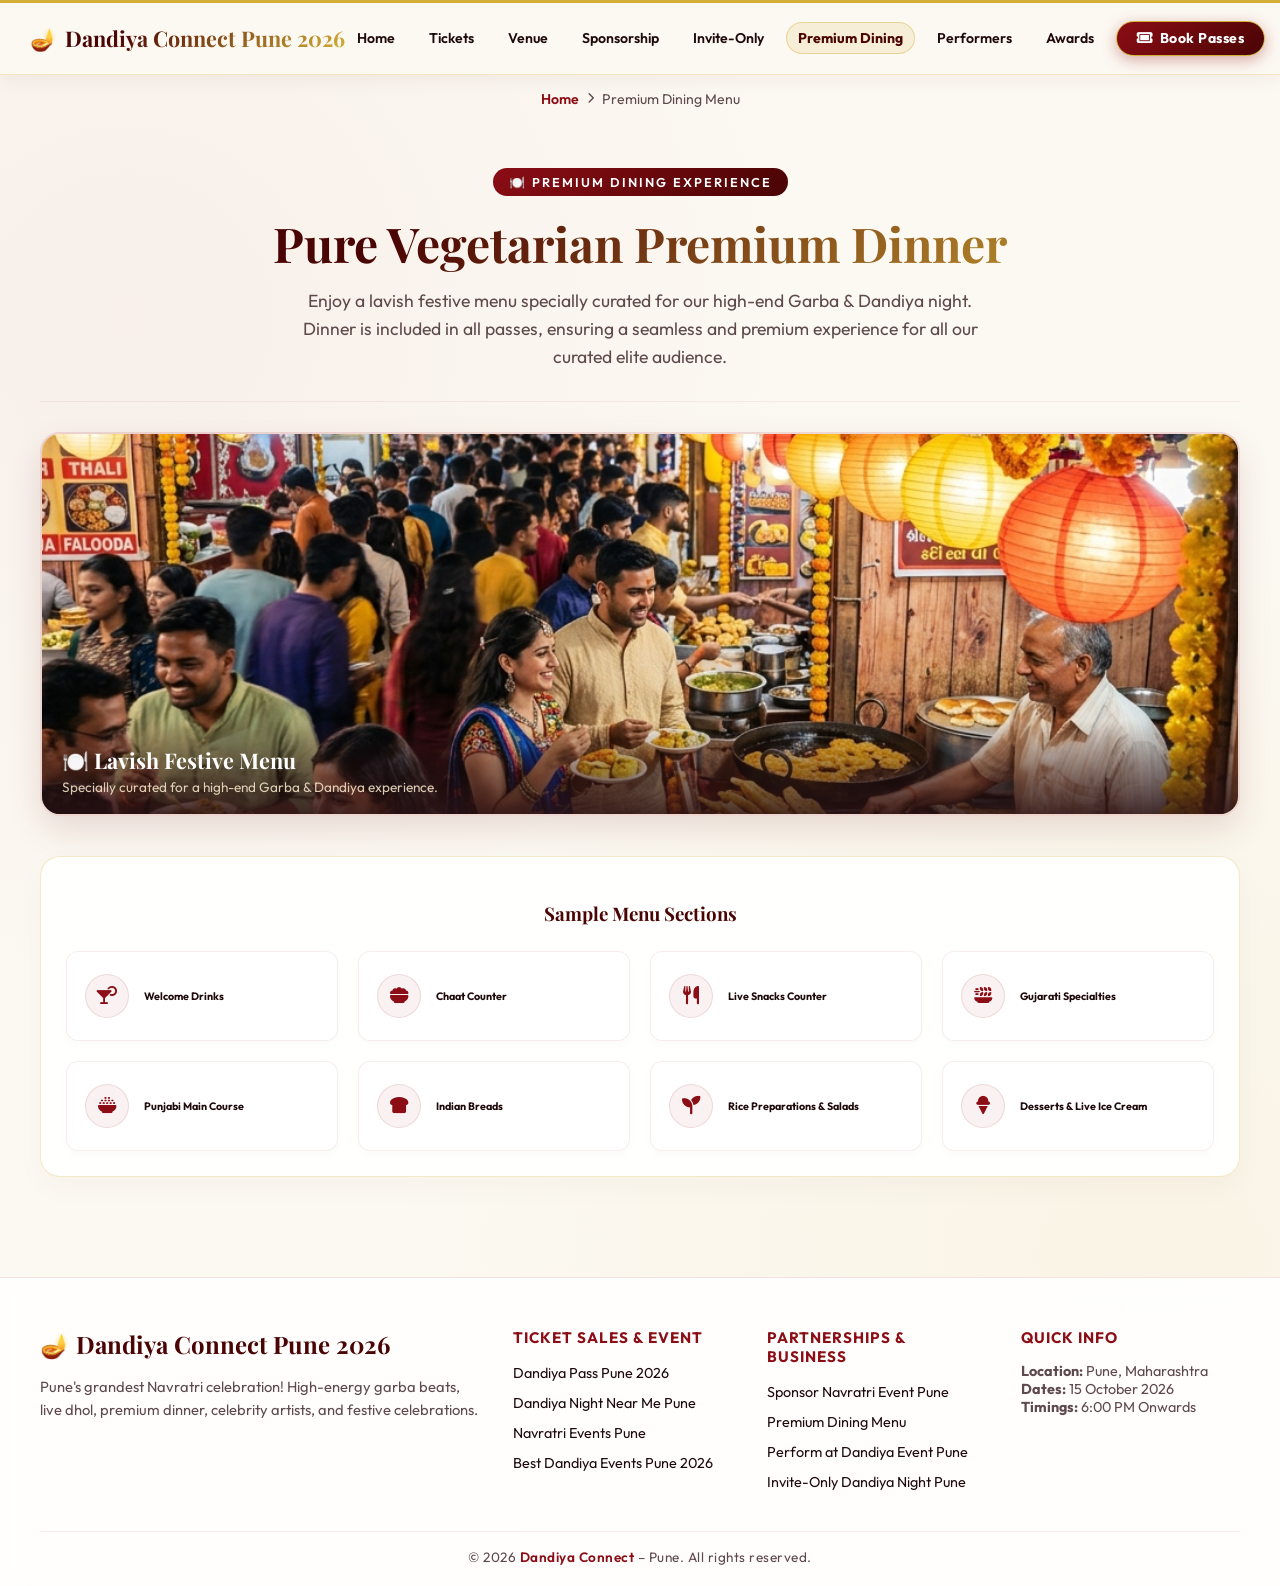
<file: food-stalls-vendors.html>
<!DOCTYPE html>
<html lang="en">

<head>
    <meta charset="UTF-8">
    <meta name="viewport" content="width=device-width, initial-scale=1.0">
    <title>Premium Dining at Dandiya Connect Pune 2026 | Exclusive Menu</title>
    <meta name="description" content="Discover the Pure Vegetarian Premium Dinner menu at Dandiya Connect Pune 2026. A lavish festive menu included in all passes for an elite Garba experience.">
    
    <!-- Import Google Fonts & FontAwesome -->
    <link rel="preconnect" href="https://fonts.googleapis.com">
    <link rel="preconnect" href="https://fonts.gstatic.com" crossorigin>
    <link href="https://fonts.googleapis.com/css2?family=Outfit:wght@300;400;600;700;800&family=Playfair+Display:ital,wght@0,600;0,700;1,600&display=swap" rel="stylesheet">
    <link rel="stylesheet" href="https://cdnjs.cloudflare.com/ajax/libs/font-awesome/6.4.0/css/all.min.css">
    
    <!-- Master Festive Stylesheet -->
    <link rel="stylesheet" href="css/styles.css?v=2.0">

    <style>
        .stall-grid {
            display: grid;
            grid-template-columns: 1fr;
            gap: 25px;
            margin: 40px 0;
        }

        @media (min-width: 768px) {
            .stall-grid {
                grid-template-columns: repeat(3, 1fr);
            }
        }

        .stall-card {
            background: var(--card-bg);
            border: 1px solid var(--card-border);
            border-radius: 20px;
            padding: 30px 25px;
            backdrop-filter: blur(8px);
            display: flex;
            flex-direction: column;
            transition: all 0.3s ease;
        }

        .stall-card h3 {
            font-family: 'Playfair Display', serif;
            font-size: 1.4rem;
            color: var(--festive-crimson);
            margin-top: 0;
            margin-bottom: 8px;
        }

        .stall-features {
            list-style: none;
            padding: 0;
            margin: 20px 0 25px;
            flex: 1;
        }

        .stall-features li {
            padding: 8px 0;
            border-bottom: 1px dashed rgba(158, 27, 36, 0.08);
            font-size: 0.9rem;
            color: var(--text-dark);
            display: flex;
            align-items: center;
            gap: 10px;
        }

        .stall-features li i {
            color: var(--festive-red);
        }

        .amenities-grid {
            display: grid;
            grid-template-columns: repeat(2, 1fr);
            gap: 15px;
            margin-top: 20px;
        }

        @media (min-width: 768px) {
            .amenities-grid {
                grid-template-columns: repeat(4, 1fr);
            }
        }

        .amenity-box {
            background: rgba(255, 255, 255, 0.85);
            border: 1px solid rgba(158, 27, 36, 0.1);
            border-radius: 14px;
            padding: 18px;
            text-align: center;
        }

        .amenity-box h5 {
            font-family: 'Playfair Display', serif;
            font-size: 1.05rem;
            color: var(--festive-crimson);
            margin: 8px 0 4px;
        }

        .amenity-box p {
            font-size: 0.82rem;
            color: var(--text-muted);
            margin: 0;
        }
    </style>
</head>

<body>
    <!-- Top Navigation Header -->
    <nav class="festive-nav">
        <div class="nav-container">
            <a href="index.html" class="nav-brand">
                🪔 <span>Dandiya Connect Pune 2026</span>
            </a>
            <button class="mobile-toggle" id="mobileToggle" aria-label="Toggle navigation">
                <i class="fa-solid fa-bars"></i>
            </button>
            <ul class="nav-menu" id="navMenu">
                <li><a href="index.html" class="nav-link">Home</a></li>
                <li><a href="tickets.html" class="nav-link">Tickets</a></li>
                <li><a href="venue.html" class="nav-link">Venue</a></li>
                <li><a href="sponsorship.html" class="nav-link">Sponsorship</a></li>
                <li><a href="corporate-bookings.html" class="nav-link">Invite-Only</a></li>
                <li><a href="food-stalls-vendors.html" class="nav-link active">Premium Dining</a></li>
                <li><a href="performers-artists.html" class="nav-link">Performers</a></li>
                <li><a href="navratri-events-pune.html" class="nav-link">Awards</a></li>
                <li><a href="tickets.html" class="nav-link nav-cta"><i class="fa-solid fa-ticket me-1"></i> Book Passes</a></li>
            </ul>
        </div>
    </nav>

    <div class="dandiya-body">
        <div class="dandiya-container">

            <!-- Breadcrumbs -->
            <nav class="festive-breadcrumbs">
                <a href="index.html">Home</a>
                <i class="fa-solid fa-chevron-right" style="font-size:0.7rem;"></i>
                <span>Premium Dining Menu</span>
            </nav>

            <!-- Hero Section -->
            <section class="subpage-hero">
                <span class="hero-badge">🍽️ Premium Dining Experience</span>
                <h1>Pure Vegetarian Premium Dinner</h1>
                <p>Enjoy a lavish festive menu specially curated for our high-end Garba & Dandiya night. Dinner is included in all passes, ensuring a seamless and premium experience for all our curated elite audience.</p>
            </section>

            <!-- Food Vendors Poster Showcase -->
            <div class="subpage-poster-wrapper reveal">
                <img src="images/food_vendors_poster.png" alt="Premium Vegetarian Dinner at Dandiya Connect Pune" class="subpage-poster-img">
                <div class="subpage-poster-overlay">
                    <h3 class="subpage-poster-title">🍽️ Lavish Festive Menu</h3>
                    <p class="subpage-poster-subtitle">Specially curated for a high-end Garba & Dandiya experience.</p>
                </div>
            </div>

            <div class="dandiya-card reveal" style="margin-top: 40px;">
                <h3 style="font-family:'Playfair Display', serif; color:var(--festive-crimson); text-align:center; margin-bottom: 25px;">Sample Menu Sections</h3>
                <div style="display: grid; grid-template-columns: repeat(auto-fit, minmax(250px, 1fr)); gap: 20px;">
                    <div class="feature-item highlight-item">
                        <div class="pill-icon"><i class="fa-solid fa-martini-glass-citrus"></i></div>
                        <div><h6 class="mb-0 fw-bold highlight-title">Welcome Drinks</h6></div>
                    </div>
                    <div class="feature-item highlight-item">
                        <div class="pill-icon"><i class="fa-solid fa-bowl-food"></i></div>
                        <div><h6 class="mb-0 fw-bold highlight-title">Chaat Counter</h6></div>
                    </div>
                    <div class="feature-item highlight-item">
                        <div class="pill-icon"><i class="fa-solid fa-utensils"></i></div>
                        <div><h6 class="mb-0 fw-bold highlight-title">Live Snacks Counter</h6></div>
                    </div>
                    <div class="feature-item highlight-item">
                        <div class="pill-icon"><i class="fa-solid fa-plate-wheat"></i></div>
                        <div><h6 class="mb-0 fw-bold highlight-title">Gujarati Specialties</h6></div>
                    </div>
                    <div class="feature-item highlight-item">
                        <div class="pill-icon"><i class="fa-solid fa-bowl-rice"></i></div>
                        <div><h6 class="mb-0 fw-bold highlight-title">Punjabi Main Course</h6></div>
                    </div>
                    <div class="feature-item highlight-item">
                        <div class="pill-icon"><i class="fa-solid fa-bread-slice"></i></div>
                        <div><h6 class="mb-0 fw-bold highlight-title">Indian Breads</h6></div>
                    </div>
                    <div class="feature-item highlight-item">
                        <div class="pill-icon"><i class="fa-solid fa-seedling"></i></div>
                        <div><h6 class="mb-0 fw-bold highlight-title">Rice Preparations & Salads</h6></div>
                    </div>
                    <div class="feature-item highlight-item">
                        <div class="pill-icon"><i class="fa-solid fa-ice-cream"></i></div>
                        <div><h6 class="mb-0 fw-bold highlight-title">Desserts & Live Ice Cream</h6></div>
                    </div>
                </div>
            </div>

            </div>
    </div>
    <!-- Master Footer -->
    <footer class="master-seo-footer">
        <div class="dandiya-container">
            <div class="footer-grid">
                <div class="footer-brand-col">
                    <h4>🪔 Dandiya Connect Pune 2026</h4>
                    <p>Pune's grandest Navratri celebration! High-energy garba beats, live dhol, premium dinner, celebrity artists, and festive celebrations.</p>
                </div>
                <div class="footer-col">
                    <h5>Ticket Sales & Event</h5>
                    <ul class="footer-links">
                        <li><a href="tickets.html">Dandiya Pass Pune 2026</a></li>
                        <li><a href="venue.html">Dandiya Night Near Me Pune</a></li>
                        <li><a href="navratri-events-pune.html">Navratri Events Pune</a></li>
                        <li><a href="best-dandiya-events-pune-2026.html">Best Dandiya Events Pune 2026</a></li>
                    </ul>
                </div>
                <div class="footer-col">
                    <h5>Partnerships & Business</h5>
                    <ul class="footer-links">
                        <li><a href="sponsorship.html">Sponsor Navratri Event Pune</a></li>
                        <li><a href="food-stalls-vendors.html">Premium Dining Menu</a></li>
                        <li><a href="performers-artists.html">Perform at Dandiya Event Pune</a></li>
                        <li><a href="corporate-bookings.html">Invite-Only Dandiya Night Pune</a></li>
                    </ul>
                </div>
                <div class="footer-col">
                    <h5>Quick Info</h5>
                    <p style="font-size:0.9rem; color: var(--text-muted);">
                        <strong>Location:</strong> Pune, Maharashtra<br>
                        <strong>Dates:</strong> 15 October 2026<br>
                        <strong>Timings:</strong> 6:00 PM Onwards
                    </p>
                </div>
            </div>

            <div class="dandiya-footer-bar">
                © 2026 <strong>Dandiya Connect</strong> – Pune. All rights reserved.
            </div>
        </div>
    </footer>

    <!-- Scripts -->
    <script>


        (function() {
            var toggle = document.getElementById('mobileToggle');
            var menu = document.getElementById('navMenu');
            if (toggle && menu) {
                toggle.addEventListener('click', function() {
                    menu.classList.toggle('show');
                });
            }
        })();



        (function() {
            var els = document.querySelectorAll('.reveal');
            function check() {
                var threshold = window.innerHeight * 0.88;
                els.forEach(function(el) {
                    if (el.getBoundingClientRect().top < threshold) {
                        el.classList.add('visible');
                    }
                });
            }
            check();
            window.addEventListener('scroll', check, { passive: true });
            window.addEventListener('resize', check, { passive: true });
        })();
    </script>
</body>

</html>
</file>
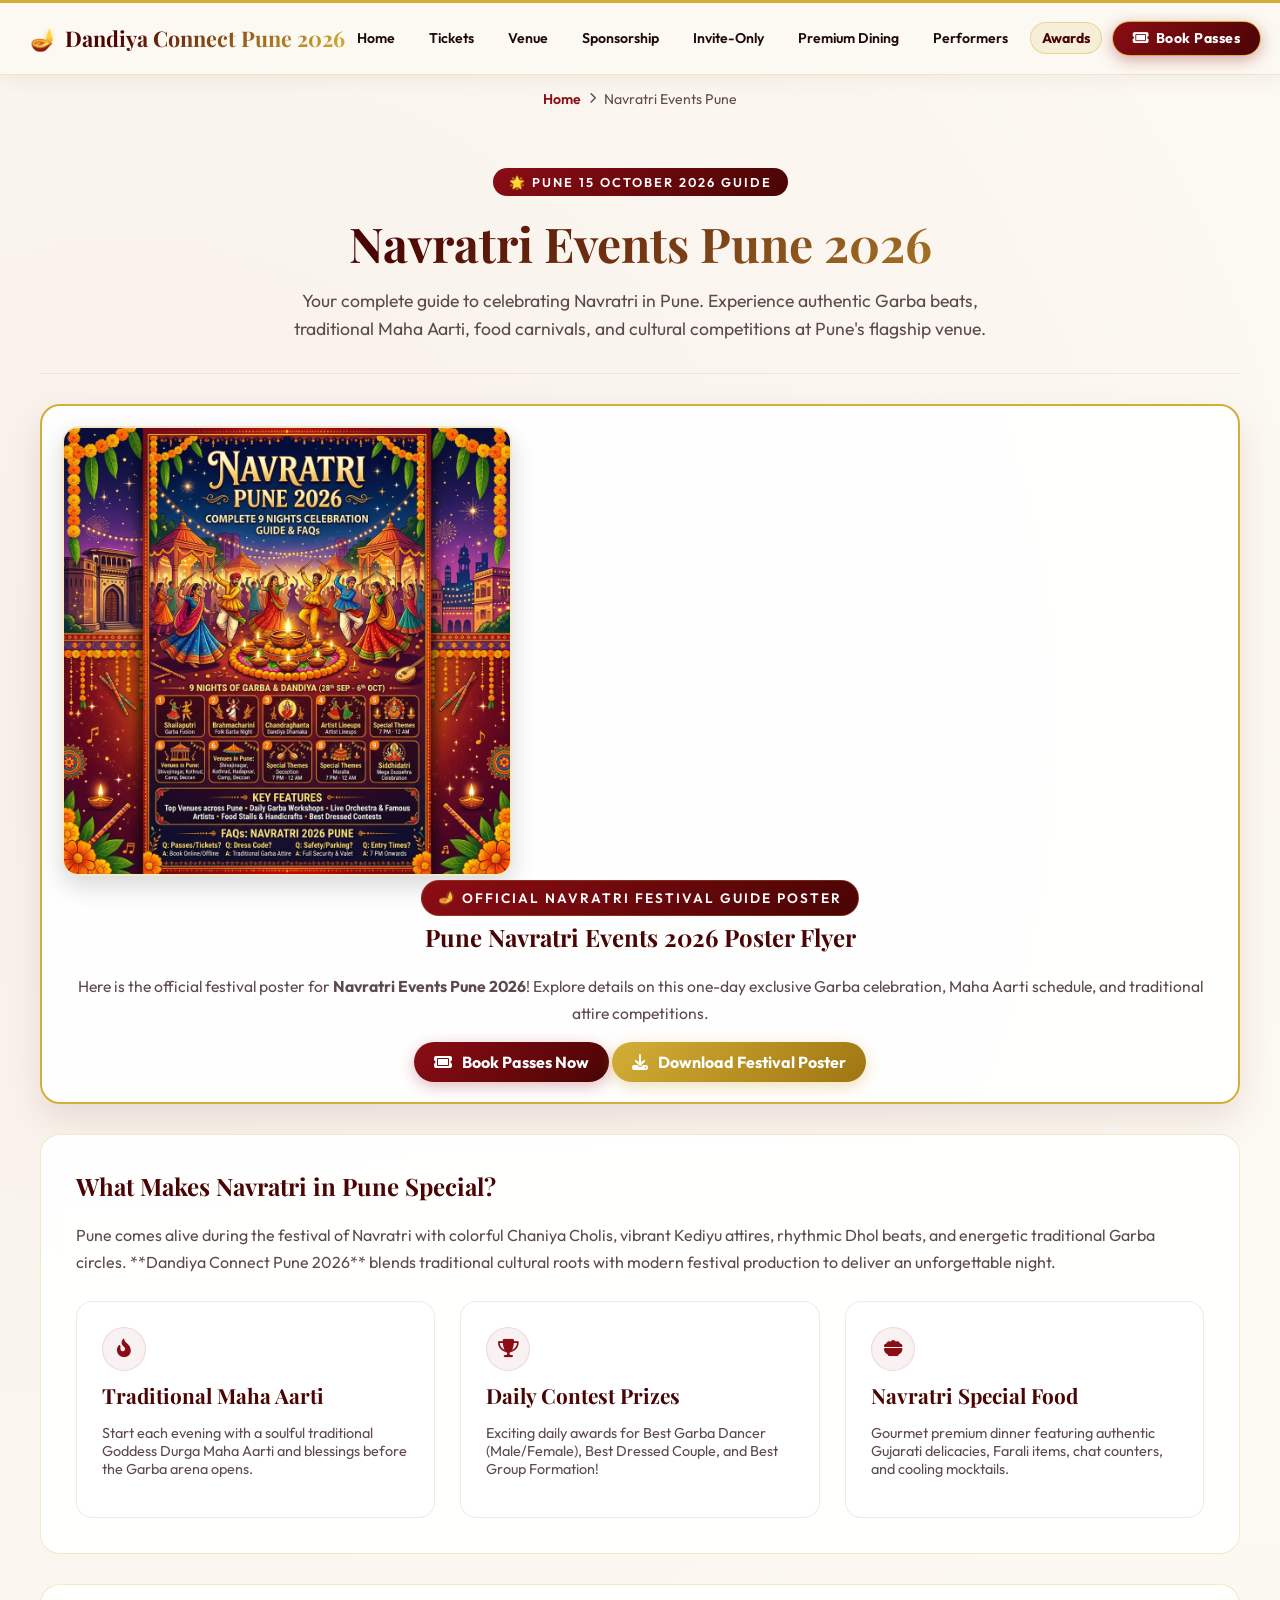
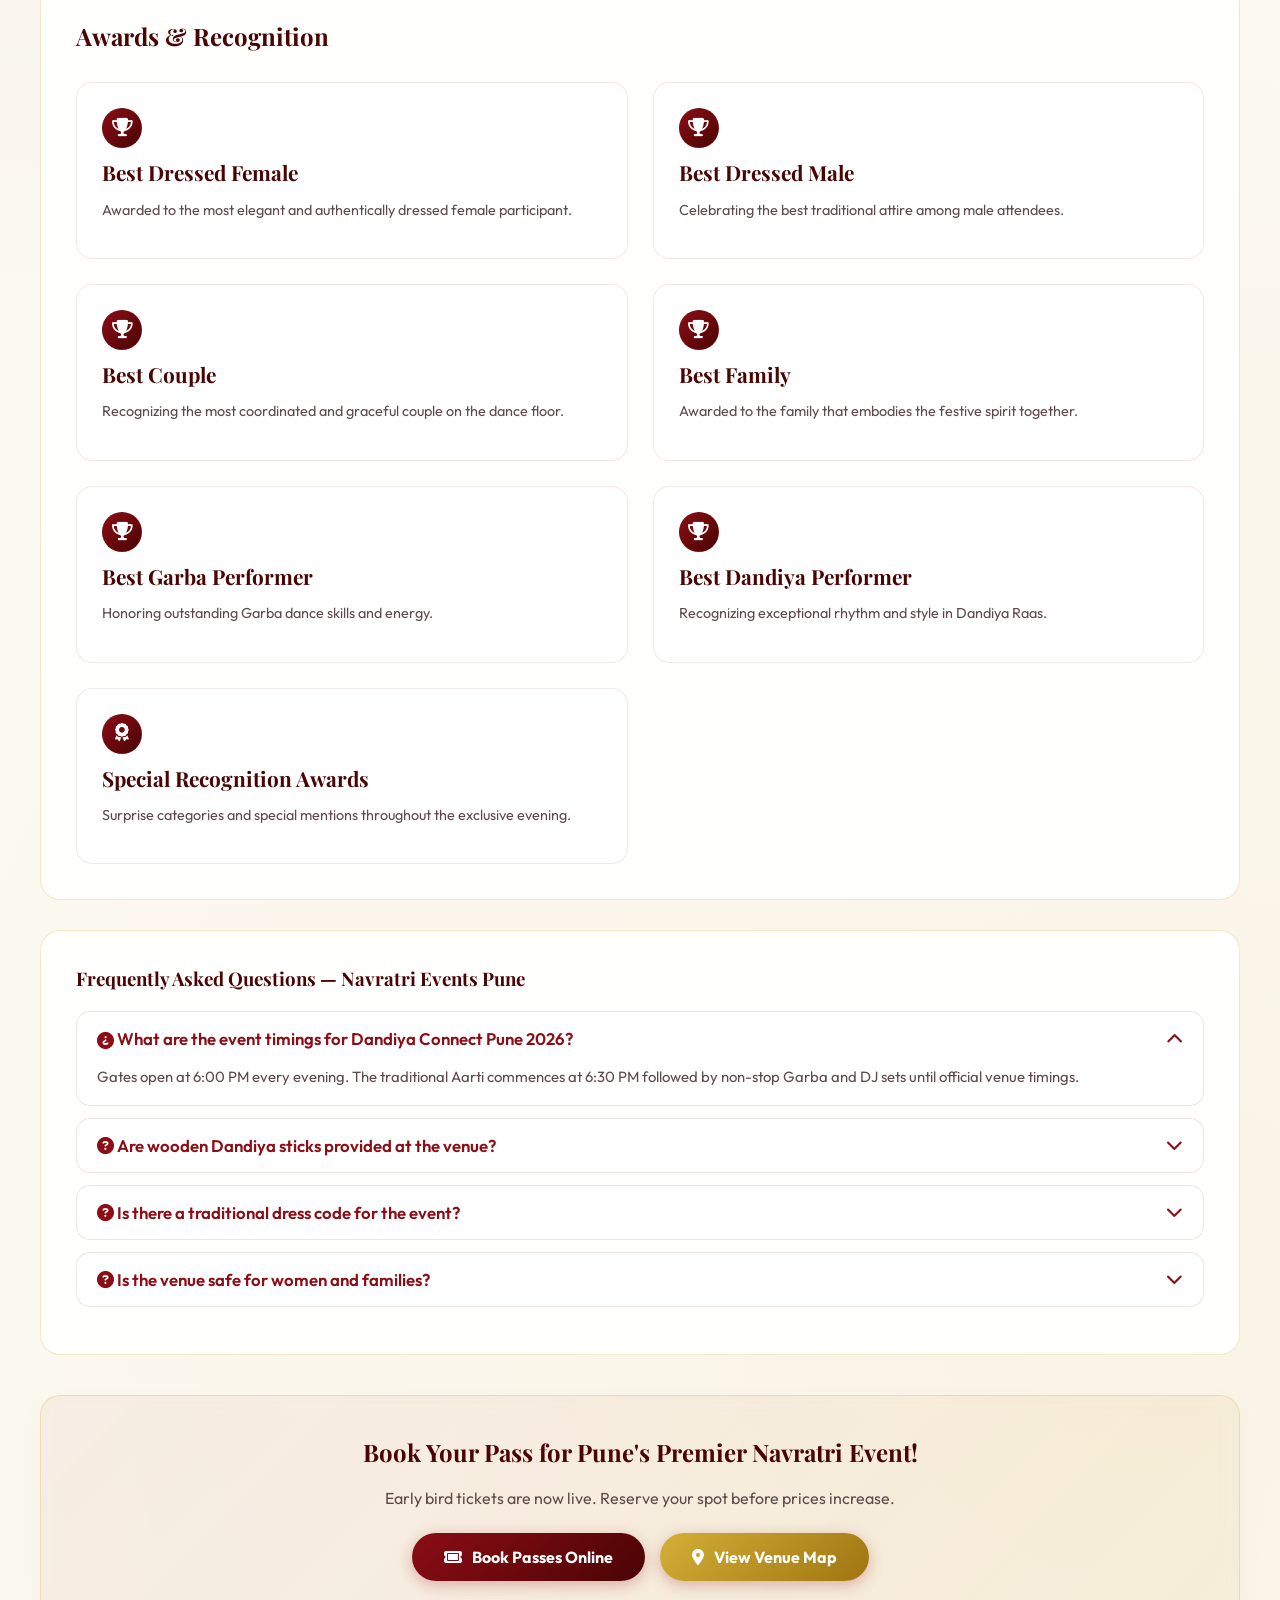
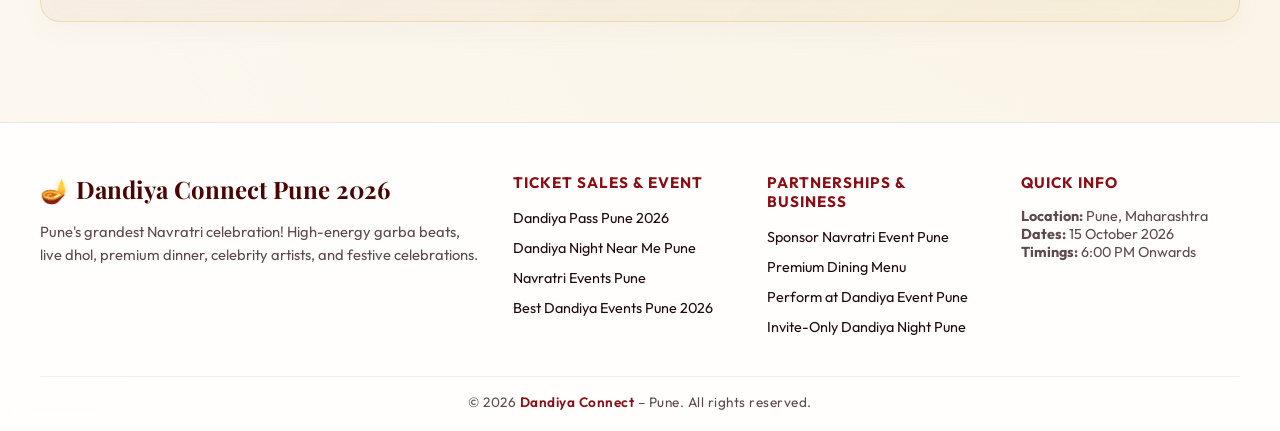
<file: navratri-events-pune.html>
<!DOCTYPE html>
<html lang="en">

<head>
    <meta charset="UTF-8">
    <meta name="viewport" content="width=device-width, initial-scale=1.0">
    <title>Navratri Events Pune 2026 | Top Garba Nights & Festival Guide</title>
    <meta name="description" content="Looking for the best Navratri events in Pune 2026? Discover top Garba nights, live Dhol celebrations, traditional premium dinner, celebrity performances, and pass details at Dandiya Connect Pune.">
    
    <!-- Import Google Fonts & FontAwesome -->
    <link rel="preconnect" href="https://fonts.googleapis.com">
    <link rel="preconnect" href="https://fonts.gstatic.com" crossorigin>
    <link href="https://fonts.googleapis.com/css2?family=Outfit:wght@300;400;600;700;800&family=Playfair+Display:ital,wght@0,600;0,700;1,600&display=swap" rel="stylesheet">
    <link rel="stylesheet" href="https://cdnjs.cloudflare.com/ajax/libs/font-awesome/6.4.0/css/all.min.css">
    
    <!-- Master Festive Stylesheet -->
    <link rel="stylesheet" href="css/styles.css?v=2.0">

    <style>
        .guide-section {
            background: var(--card-bg);
            border: 1px solid var(--card-border);
            border-radius: 20px;
            padding: 35px;
            margin: 30px 0;
            backdrop-filter: blur(8px);
        }

        .guide-grid {
            display: grid;
            grid-template-columns: 1fr;
            gap: 25px;
            margin-top: 25px;
        }

        @media (min-width: 768px) {
            .guide-grid {
                grid-template-columns: repeat(3, 1fr);
            }
        }

        .guide-card {
            background: rgba(255, 255, 255, 0.85);
            border: 1px solid rgba(158, 27, 36, 0.1);
            border-radius: 16px;
            padding: 25px;
        }

        .guide-card h4 {
            font-family: 'Playfair Display', serif;
            color: var(--festive-crimson);
            margin-top: 10px;
            margin-bottom: 10px;
            font-size: 1.3rem;
        }

        .faq-accordion {
            margin-top: 20px;
        }

        .faq-accordion-item {
            border: 1px solid rgba(158, 27, 36, 0.12);
            border-radius: 14px;
            margin-bottom: 12px;
            background: rgba(255, 255, 255, 0.85);
            overflow: hidden;
        }

        .faq-accordion-header {
            padding: 16px 20px;
            font-size: 1.05rem;
            font-weight: 600;
            color: var(--festive-red);
            cursor: pointer;
            display: flex;
            align-items: center;
            justify-content: space-between;
            user-select: none;
        }

        .faq-accordion-header i {
            transition: transform 0.3s ease;
        }

        .faq-accordion-item.active .faq-accordion-header i {
            transform: rotate(180deg);
        }

        .faq-accordion-body {
            padding: 0 20px 16px;
            font-size: 0.93rem;
            color: var(--text-muted);
            line-height: 1.6;
            display: none;
        }

        .faq-accordion-item.active .faq-accordion-body {
            display: block;
        }
    </style>
</head>

<body>
    <!-- Top Navigation Header -->
    <nav class="festive-nav">
        <div class="nav-container">
            <a href="index.html" class="nav-brand">
                🪔 <span>Dandiya Connect Pune 2026</span>
            </a>
            <button class="mobile-toggle" id="mobileToggle" aria-label="Toggle navigation">
                <i class="fa-solid fa-bars"></i>
            </button>
            <ul class="nav-menu" id="navMenu">
                <li><a href="index.html" class="nav-link">Home</a></li>
                <li><a href="tickets.html" class="nav-link">Tickets</a></li>
                <li><a href="venue.html" class="nav-link">Venue</a></li>
                <li><a href="sponsorship.html" class="nav-link">Sponsorship</a></li>
                <li><a href="corporate-bookings.html" class="nav-link">Invite-Only</a></li>
                <li><a href="food-stalls-vendors.html" class="nav-link">Premium Dining</a></li>
                <li><a href="performers-artists.html" class="nav-link">Performers</a></li>
                <li><a href="navratri-events-pune.html" class="nav-link active">Awards</a></li>
                <li><a href="tickets.html" class="nav-link nav-cta"><i class="fa-solid fa-ticket me-1"></i> Book Passes</a></li>
            </ul>
        </div>
    </nav>

    <div class="dandiya-body">
        <div class="dandiya-container">

            <!-- Breadcrumbs -->
            <nav class="festive-breadcrumbs">
                <a href="index.html">Home</a>
                <i class="fa-solid fa-chevron-right" style="font-size:0.7rem;"></i>
                <span>Navratri Events Pune</span>
            </nav>

            <!-- Hero Section -->
            <section class="subpage-hero">
                <span class="hero-badge">🌟 Pune 15 October 2026 Guide</span>
                <h1>Navratri Events Pune 2026</h1>
                <p>Your complete guide to celebrating Navratri in Pune. Experience authentic Garba beats, traditional Maha Aarti, food carnivals, and cultural competitions at Pune's flagship venue.</p>
            </section>

            <!-- Official Event Poster Banner -->
            <div class="official-poster-card reveal">
                <div class="d-flex flex-column flex-lg-row align-items-center gap-4 text-start">
                    <div style="flex: 1; max-width: 450px; text-center;">
                        <img src="images/navratri_guide_poster.png" alt="Navratri Events Pune 2026 Official Celebration Poster" style="width: 100%; border-radius: 16px; border: 2px solid var(--card-border);">
                    </div>
                    <div style="flex: 1.2;">
                        <span class="badge-festive mb-2 d-inline-block">🪔 OFFICIAL NAVRATRI FESTIVAL GUIDE POSTER</span>
                        <h2 style="font-family: 'Playfair Display', serif; color: var(--festive-crimson); margin-top: 5px;">Pune Navratri Events 2026 Poster Flyer</h2>
                        <p style="color: var(--text-muted); line-height: 1.7; font-size: 0.98rem;">
                            Here is the official festival poster for <strong>Navratri Events Pune 2026</strong>! Explore details on this one-day exclusive Garba celebration, Maha Aarti schedule, and traditional attire competitions.
                        </p>
                        <div class="d-flex flex-wrap gap-3 mt-3">
                            <a href="tickets.html" class="btn-festive" style="text-decoration: none; padding: 10px 20px;">
                                <i class="fa-solid fa-ticket me-1"></i> Book Passes Now
                            </a>
                            <a href="images/navratri_guide_poster.png" download="Navratri_Events_Pune_2026_Poster.png" class="btn-festive-gold" style="padding: 10px 20px;">
                                <i class="fa-solid fa-download me-1"></i> Download Festival Poster
                            </a>
                        </div>
                    </div>
                </div>
            </div>

            <!-- Key Festival Highlights -->
            <div class="guide-section reveal">
                <h2 style="font-family: 'Playfair Display', serif; color: var(--festive-crimson); margin-top: 0;">What Makes Navratri in Pune Special?</h2>
                <p style="color: var(--text-muted); line-height: 1.7;">Pune comes alive during the festival of Navratri with colorful Chaniya Cholis, vibrant Kediyu attires, rhythmic Dhol beats, and energetic traditional Garba circles. **Dandiya Connect Pune 2026** blends traditional cultural roots with modern festival production to deliver an unforgettable night.</p>

                <div class="guide-grid">
                    <div class="guide-card">
                        <div class="pill-icon"><i class="fa-solid fa-fire-flame-curved"></i></div>
                        <h4>Traditional Maha Aarti</h4>
                        <p style="color: var(--text-muted); font-size: 0.9rem;">Start each evening with a soulful traditional Goddess Durga Maha Aarti and blessings before the Garba arena opens.</p>
                    </div>

                    <div class="guide-card">
                        <div class="pill-icon"><i class="fa-solid fa-trophy"></i></div>
                        <h4>Daily Contest Prizes</h4>
                        <p style="color: var(--text-muted); font-size: 0.9rem;">Exciting daily awards for Best Garba Dancer (Male/Female), Best Dressed Couple, and Best Group Formation!</p>
                    </div>

                    <div class="guide-card">
                        <div class="pill-icon"><i class="fa-solid fa-bowl-food"></i></div>
                        <h4>Navratri Special Food</h4>
                        <p style="color: var(--text-muted); font-size: 0.9rem;">Gourmet premium dinner featuring authentic Gujarati delicacies, Farali items, chat counters, and cooling mocktails.</p>
                    </div>
                </div>
            </div>

            <div class="guide-section reveal">
                <h2 style="font-family: 'Playfair Display', serif; color: var(--festive-crimson); margin-top: 0; margin-bottom: 30px;">Awards & Recognition</h2>
                
                <div class="guide-grid" style="grid-template-columns: repeat(2, 1fr);">
                    <div class="guide-card">
                        <div class="pill-icon" style="background: linear-gradient(135deg, var(--festive-red), var(--festive-crimson)); color: white; width: 40px; height: 40px; display: flex; align-items: center; justify-content: center; border-radius: 50%;"><i class="fa-solid fa-trophy"></i></div>
                        <h4>Best Dressed Female</h4>
                        <p style="color: var(--text-muted); font-size: 0.9rem;">Awarded to the most elegant and authentically dressed female participant.</p>
                    </div>

                    <div class="guide-card">
                        <div class="pill-icon" style="background: linear-gradient(135deg, var(--festive-red), var(--festive-crimson)); color: white; width: 40px; height: 40px; display: flex; align-items: center; justify-content: center; border-radius: 50%;"><i class="fa-solid fa-trophy"></i></div>
                        <h4>Best Dressed Male</h4>
                        <p style="color: var(--text-muted); font-size: 0.9rem;">Celebrating the best traditional attire among male attendees.</p>
                    </div>

                    <div class="guide-card">
                        <div class="pill-icon" style="background: linear-gradient(135deg, var(--festive-red), var(--festive-crimson)); color: white; width: 40px; height: 40px; display: flex; align-items: center; justify-content: center; border-radius: 50%;"><i class="fa-solid fa-trophy"></i></div>
                        <h4>Best Couple</h4>
                        <p style="color: var(--text-muted); font-size: 0.9rem;">Recognizing the most coordinated and graceful couple on the dance floor.</p>
                    </div>

                    <div class="guide-card">
                        <div class="pill-icon" style="background: linear-gradient(135deg, var(--festive-red), var(--festive-crimson)); color: white; width: 40px; height: 40px; display: flex; align-items: center; justify-content: center; border-radius: 50%;"><i class="fa-solid fa-trophy"></i></div>
                        <h4>Best Family</h4>
                        <p style="color: var(--text-muted); font-size: 0.9rem;">Awarded to the family that embodies the festive spirit together.</p>
                    </div>

                    <div class="guide-card">
                        <div class="pill-icon" style="background: linear-gradient(135deg, var(--festive-red), var(--festive-crimson)); color: white; width: 40px; height: 40px; display: flex; align-items: center; justify-content: center; border-radius: 50%;"><i class="fa-solid fa-trophy"></i></div>
                        <h4>Best Garba Performer</h4>
                        <p style="color: var(--text-muted); font-size: 0.9rem;">Honoring outstanding Garba dance skills and energy.</p>
                    </div>

                    <div class="guide-card">
                        <div class="pill-icon" style="background: linear-gradient(135deg, var(--festive-red), var(--festive-crimson)); color: white; width: 40px; height: 40px; display: flex; align-items: center; justify-content: center; border-radius: 50%;"><i class="fa-solid fa-trophy"></i></div>
                        <h4>Best Dandiya Performer</h4>
                        <p style="color: var(--text-muted); font-size: 0.9rem;">Recognizing exceptional rhythm and style in Dandiya Raas.</p>
                    </div>

                    <div class="guide-card">
                        <div class="pill-icon" style="background: linear-gradient(135deg, var(--festive-red), var(--festive-crimson)); color: white; width: 40px; height: 40px; display: flex; align-items: center; justify-content: center; border-radius: 50%;"><i class="fa-solid fa-award"></i></div>
                        <h4>Special Recognition Awards</h4>
                        <p style="color: var(--text-muted); font-size: 0.9rem;">Surprise categories and special mentions throughout the exclusive evening.</p>
                    </div>
                </div>
            </div>

            <!-- FAQs Accordion Section -->
            <div class="guide-section reveal reveal-d1">
                <h3 style="font-family: 'Playfair Display', serif; color: var(--festive-crimson); margin-top: 0; margin-bottom: 20px;">Frequently Asked Questions — Navratri Events Pune</h3>

                <div class="faq-accordion">
                    <div class="faq-accordion-item active">
                        <div class="faq-accordion-header">
                            <span><i class="fa-solid fa-circle-question me-2"></i> What are the event timings for Dandiya Connect Pune 2026?</span>
                            <i class="fa-solid fa-chevron-down"></i>
                        </div>
                        <div class="faq-accordion-body">
                            Gates open at 6:00 PM every evening. The traditional Aarti commences at 6:30 PM followed by non-stop Garba and DJ sets until official venue timings.
                        </div>
                    </div>

                    <div class="faq-accordion-item">
                        <div class="faq-accordion-header">
                            <span><i class="fa-solid fa-circle-question me-2"></i> Are wooden Dandiya sticks provided at the venue?</span>
                            <i class="fa-solid fa-chevron-down"></i>
                        </div>
                        <div class="faq-accordion-body">
                            Yes! Complimentary wooden Dandiya sticks are included with every online ticket booking upon entry validation at the gate.
                        </div>
                    </div>

                    <div class="faq-accordion-item">
                        <div class="faq-accordion-header">
                            <span><i class="fa-solid fa-circle-question me-2"></i> Is there a traditional dress code for the event?</span>
                            <i class="fa-solid fa-chevron-down"></i>
                        </div>
                        <div class="faq-accordion-body">
                            Traditional Gujarati & Indian festive attire (Chaniya Choli, Kurta-Pyjama, Kediyu, Ethnic Saree) is highly encouraged to enjoy the full festive vibe and qualify for daily best-dressed prizes!
                        </div>
                    </div>

                    <div class="faq-accordion-item">
                        <div class="faq-accordion-header">
                            <span><i class="fa-solid fa-circle-question me-2"></i> Is the venue safe for women and families?</span>
                            <i class="fa-solid fa-chevron-down"></i>
                        </div>
                        <div class="faq-accordion-body">
                            Absolutely. We maintain a zero-alcohol policy, 24/7 CCTV surveillance, female security bouncers, and dedicated family entry gates.
                        </div>
                    </div>
                </div>
            </div>

            <!-- CTA Cross-Link -->
            <div class="dandiya-card reveal" style="text-align: center; margin-top: 40px; padding: 40px; background: linear-gradient(135deg, rgba(158,27,36,0.05), rgba(207,161,43,0.08));">
                <h2 style="font-family: 'Playfair Display', serif; color: var(--festive-crimson); margin-top:0;">Book Your Pass for Pune's Premier Navratri Event!</h2>
                <p style="color: var(--text-muted); max-width: 600px; margin: 10px auto 25px;">Early bird tickets are now live. Reserve your spot before prices increase.</p>
                <div style="display:flex; gap:15px; justify-content:center; flex-wrap:wrap;">
                    <a href="tickets.html" class="btn-festive" style="padding: 14px 32px; font-size: 1rem;"><i class="fa-solid fa-ticket"></i> Book Passes Online</a>
                    <a href="venue.html" class="btn-festive" style="padding: 14px 32px; font-size: 1rem; background: linear-gradient(135deg, var(--festive-gold), var(--festive-gold-dark));"><i class="fa-solid fa-location-dot"></i> View Venue Map</a>
                </div>
            </div>

        </div>
    </div>

    <!-- Master Footer -->
    <footer class="master-seo-footer">
        <div class="dandiya-container">
            <div class="footer-grid">
                <div class="footer-brand-col">
                    <h4>🪔 Dandiya Connect Pune 2026</h4>
                    <p>Pune's grandest Navratri celebration! High-energy garba beats, live dhol, premium dinner, celebrity artists, and festive celebrations.</p>
                </div>
                <div class="footer-col">
                    <h5>Ticket Sales & Event</h5>
                    <ul class="footer-links">
                        <li><a href="tickets.html">Dandiya Pass Pune 2026</a></li>
                        <li><a href="venue.html">Dandiya Night Near Me Pune</a></li>
                        <li><a href="navratri-events-pune.html">Navratri Events Pune</a></li>
                        <li><a href="best-dandiya-events-pune-2026.html">Best Dandiya Events Pune 2026</a></li>
                    </ul>
                </div>
                <div class="footer-col">
                    <h5>Partnerships & Business</h5>
                    <ul class="footer-links">
                        <li><a href="sponsorship.html">Sponsor Navratri Event Pune</a></li>
                        <li><a href="food-stalls-vendors.html">Premium Dining Menu</a></li>
                        <li><a href="performers-artists.html">Perform at Dandiya Event Pune</a></li>
                        <li><a href="corporate-bookings.html">Invite-Only Dandiya Night Pune</a></li>
                    </ul>
                </div>
                <div class="footer-col">
                    <h5>Quick Info</h5>
                    <p style="font-size:0.9rem; color: var(--text-muted);">
                        <strong>Location:</strong> Pune, Maharashtra<br>
                        <strong>Dates:</strong> 15 October 2026<br>
                        <strong>Timings:</strong> 6:00 PM Onwards
                    </p>
                </div>
            </div>

            <div class="dandiya-footer-bar">
                © 2026 <strong>Dandiya Connect</strong> – Pune. All rights reserved.
            </div>
        </div>
    </footer>

    <!-- Scripts -->
    <script>
        (function() {
            var toggle = document.getElementById('mobileToggle');
            var menu = document.getElementById('navMenu');
            if (toggle && menu) {
                toggle.addEventListener('click', function() {
                    menu.classList.toggle('show');
                });
            }
        })();

        // FAQ Accordion Logic
        (function() {
            var items = document.querySelectorAll('.faq-accordion-item');
            items.forEach(function(item) {
                var header = item.querySelector('.faq-accordion-header');
                header.addEventListener('click', function() {
                    var isActive = item.classList.contains('active');
                    items.forEach(function(i) { i.classList.remove('active'); });
                    if (!isActive) {
                        item.classList.add('active');
                    }
                });
            });
        })();

        (function() {
            var els = document.querySelectorAll('.reveal');
            function check() {
                var threshold = window.innerHeight * 0.88;
                els.forEach(function(el) {
                    if (el.getBoundingClientRect().top < threshold) {
                        el.classList.add('visible');
                    }
                });
            }
            check();
            window.addEventListener('scroll', check, { passive: true });
            window.addEventListener('resize', check, { passive: true });
        })();
    </script>
</body>

</html>
</file>
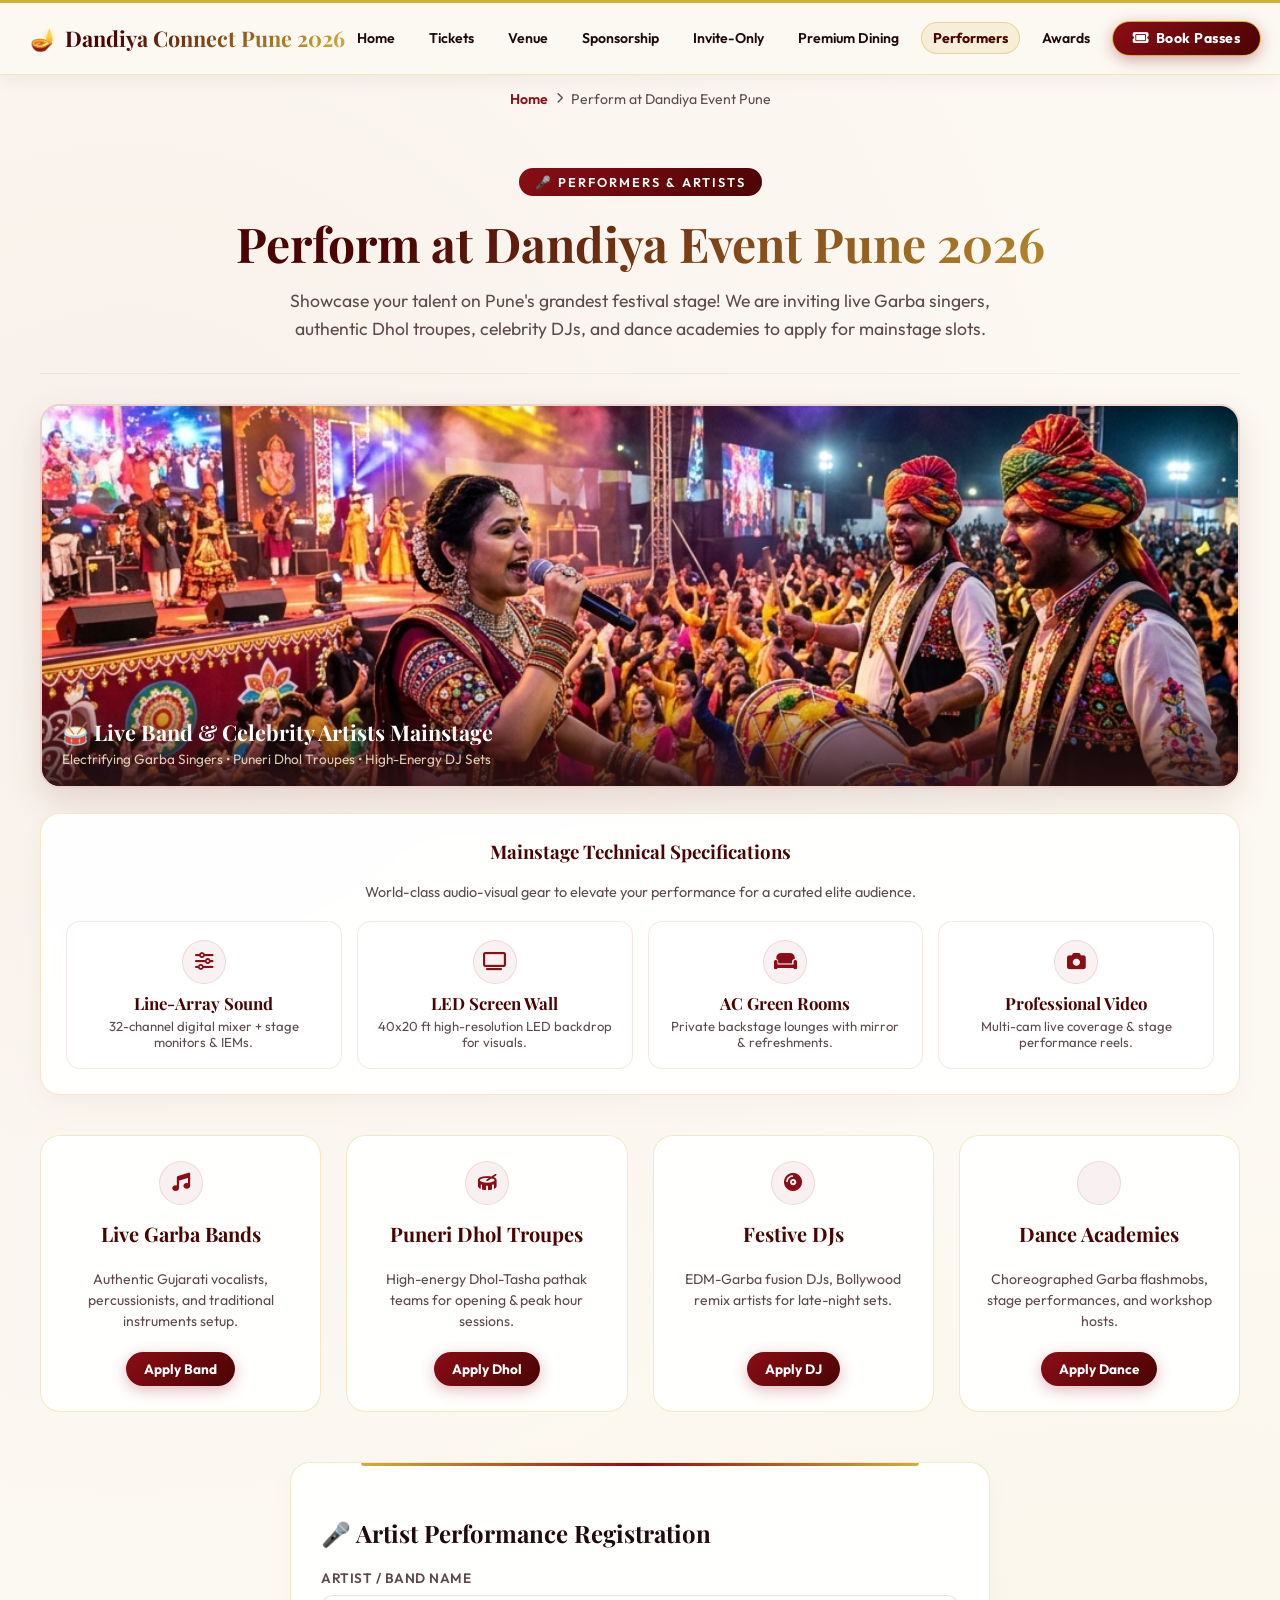
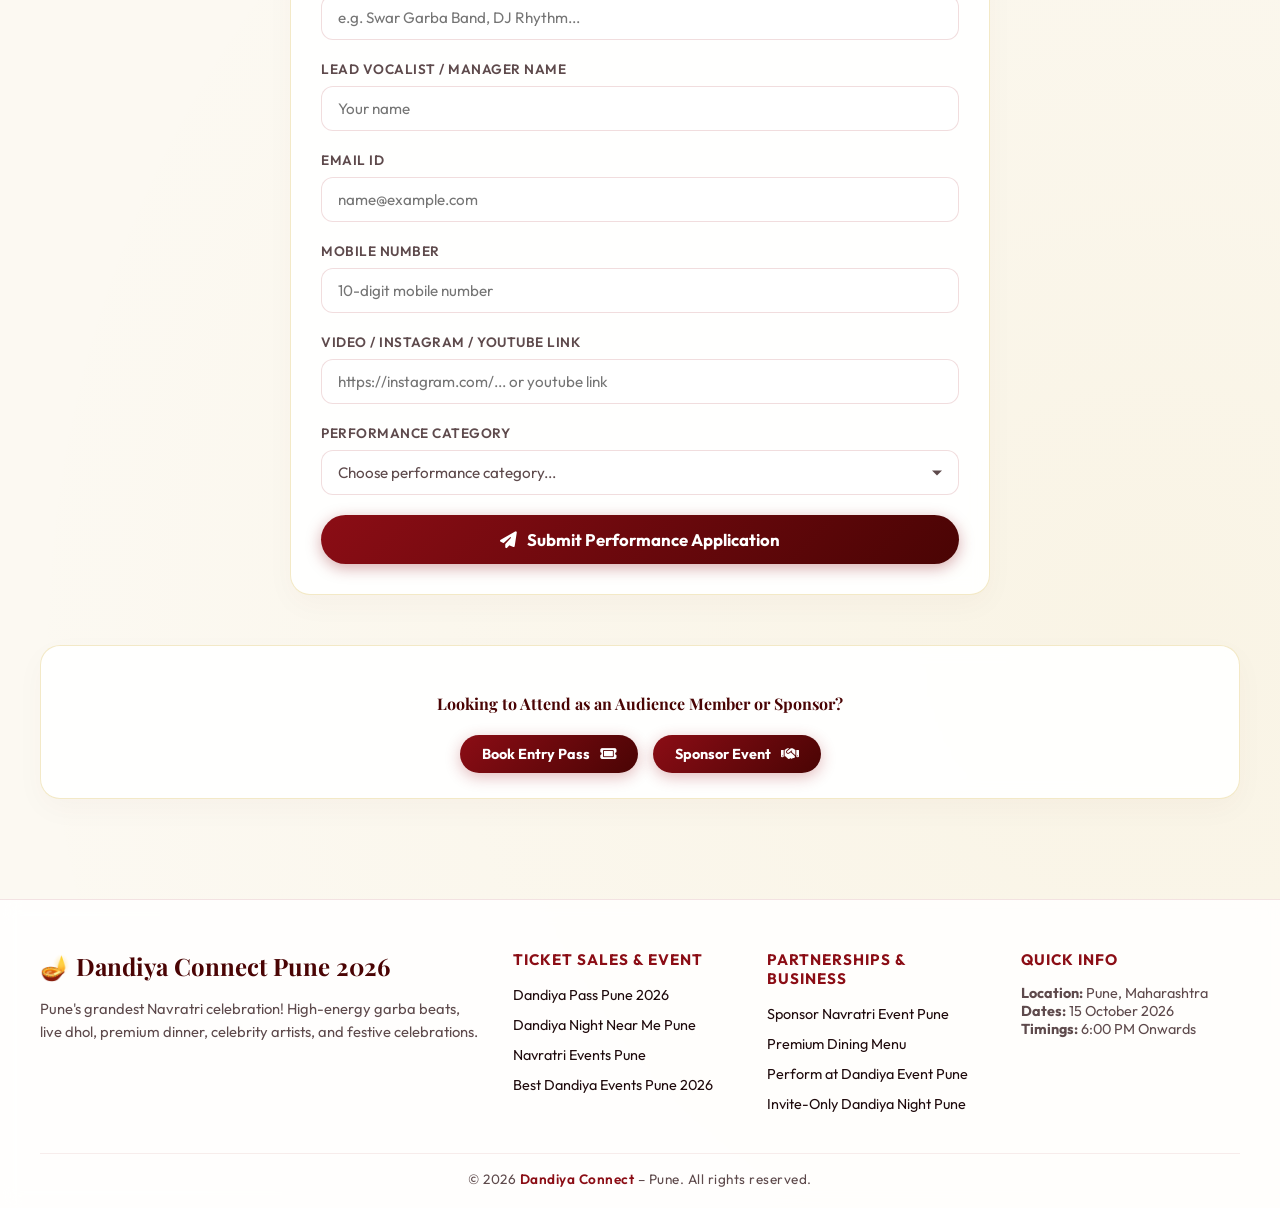
<file: performers-artists.html>
<!DOCTYPE html>
<html lang="en">

<head>
    <meta charset="UTF-8">
    <meta name="viewport" content="width=device-width, initial-scale=1.0">
    <title>Perform at Dandiya Event Pune 2026 | Artist & DJ Registrations</title>
    <meta name="description" content="Apply to perform at Dandiya Connect Pune 2026! Registration for Garba singer bands, Puneri Dhol troupes, celebrity DJs, and dance academies. Mainstage slots available.">
    
    <!-- Import Google Fonts & FontAwesome -->
    <link rel="preconnect" href="https://fonts.googleapis.com">
    <link rel="preconnect" href="https://fonts.gstatic.com" crossorigin>
    <link href="https://fonts.googleapis.com/css2?family=Outfit:wght@300;400;600;700;800&family=Playfair+Display:ital,wght@0,600;0,700;1,600&display=swap" rel="stylesheet">
    <link rel="stylesheet" href="https://cdnjs.cloudflare.com/ajax/libs/font-awesome/6.4.0/css/all.min.css">
    
    <!-- Master Festive Stylesheet -->
    <link rel="stylesheet" href="css/styles.css?v=2.0">

    <style>
        .artist-grid {
            display: grid;
            grid-template-columns: 1fr;
            gap: 25px;
            margin: 40px 0;
        }

        @media (min-width: 768px) {
            .artist-grid {
                grid-template-columns: repeat(4, 1fr);
            }
        }

        .artist-card {
            background: var(--card-bg);
            border: 1px solid var(--card-border);
            border-radius: 20px;
            padding: 25px 20px;
            backdrop-filter: blur(8px);
            text-align: center;
            display: flex;
            flex-direction: column;
            align-items: center;
        }

        .artist-card h4 {
            font-family: 'Playfair Display', serif;
            font-size: 1.25rem;
            color: var(--festive-crimson);
            margin: 15px 0 8px;
        }

        .artist-card p {
            font-size: 0.88rem;
            color: var(--text-muted);
            line-height: 1.5;
            margin-bottom: 20px;
            flex: 1;
        }

        .specs-grid {
            display: grid;
            grid-template-columns: repeat(2, 1fr);
            gap: 15px;
            margin-top: 20px;
        }

        @media (min-width: 768px) {
            .specs-grid {
                grid-template-columns: repeat(4, 1fr);
            }
        }

        .spec-box {
            background: rgba(255, 255, 255, 0.85);
            border: 1px solid rgba(158, 27, 36, 0.1);
            border-radius: 14px;
            padding: 18px;
            text-align: center;
        }

        .spec-box h5 {
            font-family: 'Playfair Display', serif;
            font-size: 1.05rem;
            color: var(--festive-crimson);
            margin: 8px 0 4px;
        }

        .spec-box p {
            font-size: 0.82rem;
            color: var(--text-muted);
            margin: 0;
        }
    </style>
</head>

<body>
    <!-- Top Navigation Header -->
    <nav class="festive-nav">
        <div class="nav-container">
            <a href="index.html" class="nav-brand">
                🪔 <span>Dandiya Connect Pune 2026</span>
            </a>
            <button class="mobile-toggle" id="mobileToggle" aria-label="Toggle navigation">
                <i class="fa-solid fa-bars"></i>
            </button>
            <ul class="nav-menu" id="navMenu">
                <li><a href="index.html" class="nav-link">Home</a></li>
                <li><a href="tickets.html" class="nav-link">Tickets</a></li>
                <li><a href="venue.html" class="nav-link">Venue</a></li>
                <li><a href="sponsorship.html" class="nav-link">Sponsorship</a></li>
                <li><a href="corporate-bookings.html" class="nav-link">Invite-Only</a></li>
                <li><a href="food-stalls-vendors.html" class="nav-link">Premium Dining</a></li>
                <li><a href="performers-artists.html" class="nav-link active">Performers</a></li>
                <li><a href="navratri-events-pune.html" class="nav-link">Awards</a></li>
                <li><a href="tickets.html" class="nav-link nav-cta"><i class="fa-solid fa-ticket me-1"></i> Book Passes</a></li>
            </ul>
        </div>
    </nav>

    <div class="dandiya-body">
        <div class="dandiya-container">

            <!-- Breadcrumbs -->
            <nav class="festive-breadcrumbs">
                <a href="index.html">Home</a>
                <i class="fa-solid fa-chevron-right" style="font-size:0.7rem;"></i>
                <span>Perform at Dandiya Event Pune</span>
            </nav>

            <!-- Hero Section -->
            <section class="subpage-hero">
                <span class="hero-badge">🎤 Performers & Artists</span>
                <h1>Perform at Dandiya Event Pune 2026</h1>
                <p>Showcase your talent on Pune's grandest festival stage! We are inviting live Garba singers, authentic Dhol troupes, celebrity DJs, and dance academies to apply for mainstage slots.</p>
            </section>

            <!-- Performers Poster Showcase -->
            <div class="subpage-poster-wrapper reveal">
                <img src="images/performers_poster.png" alt="Live Garba Band & Dhol Performers at Dandiya Connect Pune" class="subpage-poster-img">
                <div class="subpage-poster-overlay">
                    <h3 class="subpage-poster-title">🥁 Live Band & Celebrity Artists Mainstage</h3>
                    <p class="subpage-poster-subtitle">Electrifying Garba Singers • Puneri Dhol Troupes • High-Energy DJ Sets</p>
                </div>
            </div>

            <!-- Stage Specs Box -->
            <div class="dandiya-card reveal" style="text-align: center;">
                <h3 style="font-family:'Playfair Display', serif; color: var(--festive-crimson); margin-top: 0;">Mainstage Technical Specifications</h3>
                <p style="color: var(--text-muted); font-size: 0.9rem;">World-class audio-visual gear to elevate your performance for a curated elite audience.</p>

                <div class="specs-grid">
                    <div class="spec-box">
                        <div class="pill-icon" style="margin:0 auto;"><i class="fa-solid fa-sliders"></i></div>
                        <h5>Line-Array Sound</h5>
                        <p>32-channel digital mixer + stage monitors & IEMs.</p>
                    </div>

                    <div class="spec-box">
                        <div class="pill-icon" style="margin:0 auto;"><i class="fa-solid fa-tv"></i></div>
                        <h5>LED Screen Wall</h5>
                        <p>40x20 ft high-resolution LED backdrop for visuals.</p>
                    </div>

                    <div class="spec-box">
                        <div class="pill-icon" style="margin:0 auto;"><i class="fa-solid fa-couch"></i></div>
                        <h5>AC Green Rooms</h5>
                        <p>Private backstage lounges with mirror & refreshments.</p>
                    </div>

                    <div class="spec-box">
                        <div class="pill-icon" style="margin:0 auto;"><i class="fa-solid fa-camera"></i></div>
                        <h5>Professional Video</h5>
                        <p>Multi-cam live coverage & stage performance reels.</p>
                    </div>
                </div>
            </div>

            <!-- Artist Categories Grid -->
            <div class="artist-grid">
                
                <div class="artist-card reveal">
                    <div class="pill-icon"><i class="fa-solid fa-music"></i></div>
                    <h4>Live Garba Bands</h4>
                    <p>Authentic Gujarati vocalists, percussionists, and traditional instruments setup.</p>
                    <a href="#artistForm" class="btn-festive" style="padding:8px 18px; font-size:0.85rem;" onclick="setCategory('Live Garba Band')">Apply Band</a>
                </div>

                <div class="artist-card reveal reveal-d1">
                    <div class="pill-icon"><i class="fa-solid fa-drum"></i></div>
                    <h4>Puneri Dhol Troupes</h4>
                    <p>High-energy Dhol-Tasha pathak teams for opening & peak hour sessions.</p>
                    <a href="#artistForm" class="btn-festive" style="padding:8px 18px; font-size:0.85rem;" onclick="setCategory('Dhol Tasha Troupe')">Apply Dhol</a>
                </div>

                <div class="artist-card reveal reveal-d2">
                    <div class="pill-icon"><i class="fa-solid fa-compact-disc"></i></div>
                    <h4>Festive DJs</h4>
                    <p>EDM-Garba fusion DJs, Bollywood remix artists for late-night sets.</p>
                    <a href="#artistForm" class="btn-festive" style="padding:8px 18px; font-size:0.85rem;" onclick="setCategory('Festive DJ')">Apply DJ</a>
                </div>

                <div class="artist-card reveal reveal-d3">
                    <div class="pill-icon"><i class="fa-solid fa-person-dancing"></i></div>
                    <h4>Dance Academies</h4>
                    <p>Choreographed Garba flashmobs, stage performances, and workshop hosts.</p>
                    <a href="#artistForm" class="btn-festive" style="padding:8px 18px; font-size:0.85rem;" onclick="setCategory('Dance Academy')">Apply Dance</a>
                </div>

            </div>

            <!-- Application Form -->
            <div id="artistForm" class="booking-form reveal" style="max-width: 700px; margin-top: 50px;">
                <h3 class="booking-title">🎤 Artist Performance Registration</h3>
                <form method="POST" onsubmit="handleArtistSubmit(event)">
                    <div class="form-group">
                        <label for="artistName" class="form-label">Artist / Band Name</label>
                        <input type="text" id="artistName" class="form-control" placeholder="e.g. Swar Garba Band, DJ Rhythm..." required>
                    </div>
                    <div class="form-group">
                        <label for="performerName" class="form-label">Lead Vocalist / Manager Name</label>
                        <input type="text" id="performerName" class="form-control" placeholder="Your name" required>
                    </div>
                    <div class="form-group">
                        <label for="artistEmail" class="form-label">Email ID</label>
                        <input type="email" id="artistEmail" class="form-control" placeholder="name@example.com" required>
                    </div>
                    <div class="form-group">
                        <label for="artistPhone" class="form-label">Mobile Number</label>
                        <input type="tel" id="artistPhone" class="form-control" placeholder="10-digit mobile number" required pattern="[0-9]{10}">
                    </div>
                    <div class="form-group">
                        <label for="portfolioLink" class="form-label">Video / Instagram / Youtube Link</label>
                        <input type="url" id="portfolioLink" class="form-control" placeholder="https://instagram.com/... or youtube link" required>
                    </div>
                    <div class="form-group">
                        <label class="form-label">Performance Category</label>
                        <input type="hidden" id="artistCategoryInput" name="artistCategoryInput" required>
                        <div class="custom-select-wrap" id="artistDropdown">
                            <div class="custom-select-trigger" id="artistTrigger">Choose performance category...</div>
                            <div class="custom-select-options">
                                <div class="custom-option" data-value="Live Garba Band">Live Garba Band / Vocalist</div>
                                <div class="custom-option" data-value="Dhol Tasha Troupe">Puneri Dhol Tasha Troupe</div>
                                <div class="custom-option" data-value="Festive DJ">Festive DJ / Producer</div>
                                <div class="custom-option" data-value="Dance Academy">Dance Academy / Troupe</div>
                            </div>
                        </div>
                    </div>
                    <button type="submit" class="btn-submit">
                        <i class="fa-solid fa-paper-plane"></i>
                        <span>Submit Performance Application</span>
                    </button>
                </form>
            </div>

            <!-- Cross links -->
            <div class="dandiya-card reveal" style="margin-top: 50px; text-align: center;">
                <h4 style="font-family: 'Playfair Display', serif; color: var(--festive-crimson);">Looking to Attend as an Audience Member or Sponsor?</h4>
                <div style="display: flex; gap: 15px; justify-content: center; flex-wrap: wrap; margin-top: 15px;">
                    <a href="tickets.html" class="btn-festive" style="padding: 10px 22px; font-size: 0.9rem;">Book Entry Pass <i class="fa-solid fa-ticket"></i></a>
                    <a href="sponsorship.html" class="btn-festive" style="padding: 10px 22px; font-size: 0.9rem;">Sponsor Event <i class="fa-solid fa-handshake"></i></a>
                </div>
            </div>

        </div>
    </div>

    <!-- Master Footer -->
    <footer class="master-seo-footer">
        <div class="dandiya-container">
            <div class="footer-grid">
                <div class="footer-brand-col">
                    <h4>🪔 Dandiya Connect Pune 2026</h4>
                    <p>Pune's grandest Navratri celebration! High-energy garba beats, live dhol, premium dinner, celebrity artists, and festive celebrations.</p>
                </div>
                <div class="footer-col">
                    <h5>Ticket Sales & Event</h5>
                    <ul class="footer-links">
                        <li><a href="tickets.html">Dandiya Pass Pune 2026</a></li>
                        <li><a href="venue.html">Dandiya Night Near Me Pune</a></li>
                        <li><a href="navratri-events-pune.html">Navratri Events Pune</a></li>
                        <li><a href="best-dandiya-events-pune-2026.html">Best Dandiya Events Pune 2026</a></li>
                    </ul>
                </div>
                <div class="footer-col">
                    <h5>Partnerships & Business</h5>
                    <ul class="footer-links">
                        <li><a href="sponsorship.html">Sponsor Navratri Event Pune</a></li>
                        <li><a href="food-stalls-vendors.html">Premium Dining Menu</a></li>
                        <li><a href="performers-artists.html">Perform at Dandiya Event Pune</a></li>
                        <li><a href="corporate-bookings.html">Invite-Only Dandiya Night Pune</a></li>
                    </ul>
                </div>
                <div class="footer-col">
                    <h5>Quick Info</h5>
                    <p style="font-size:0.9rem; color: var(--text-muted);">
                        <strong>Location:</strong> Pune, Maharashtra<br>
                        <strong>Dates:</strong> 15 October 2026<br>
                        <strong>Timings:</strong> 6:00 PM Onwards
                    </p>
                </div>
            </div>

            <div class="dandiya-footer-bar">
                © 2026 <strong>Dandiya Connect</strong> – Pune. All rights reserved.
            </div>
        </div>
    </footer>

    <!-- Scripts -->
    <script>
        function handleArtistSubmit(e) {
            e.preventDefault();
            alert("Performance application received! Our artist curation team will review your portfolio and get back to you shortly.");
        }

        function setCategory(cat) {
            var hidden = document.getElementById('artistCategoryInput');
            var trigger = document.getElementById('artistTrigger');
            if (hidden && trigger) {
                hidden.value = cat;
                trigger.textContent = cat;
                trigger.classList.add('has-value');
            }
        }

        (function() {
            var toggle = document.getElementById('mobileToggle');
            var menu = document.getElementById('navMenu');
            if (toggle && menu) {
                toggle.addEventListener('click', function() {
                    menu.classList.toggle('show');
                });
            }
        })();

        (function() {
            var wrap = document.getElementById('artistDropdown');
            if (!wrap) return;
            var trigger = wrap.querySelector('.custom-select-trigger');
            var options = wrap.querySelectorAll('.custom-option');
            var hiddenInput = document.getElementById('artistCategoryInput');

            trigger.addEventListener('click', function(e) {
                e.stopPropagation();
                wrap.classList.toggle('open');
            });

            options.forEach(function(opt) {
                opt.addEventListener('click', function(e) {
                    e.stopPropagation();
                    var val = this.getAttribute('data-value');
                    hiddenInput.value = val;
                    trigger.textContent = this.textContent;
                    trigger.classList.add('has-value');

                    options.forEach(function(o) { o.classList.remove('selected'); });
                    this.classList.add('selected');

                    wrap.classList.remove('open');
                });
            });

            document.addEventListener('click', function() {
                wrap.classList.remove('open');
            });
        })();

        (function() {
            var els = document.querySelectorAll('.reveal');
            function check() {
                var threshold = window.innerHeight * 0.88;
                els.forEach(function(el) {
                    if (el.getBoundingClientRect().top < threshold) {
                        el.classList.add('visible');
                    }
                });
            }
            check();
            window.addEventListener('scroll', check, { passive: true });
            window.addEventListener('resize', check, { passive: true });
        })();
    </script>
</body>

</html>
</file>
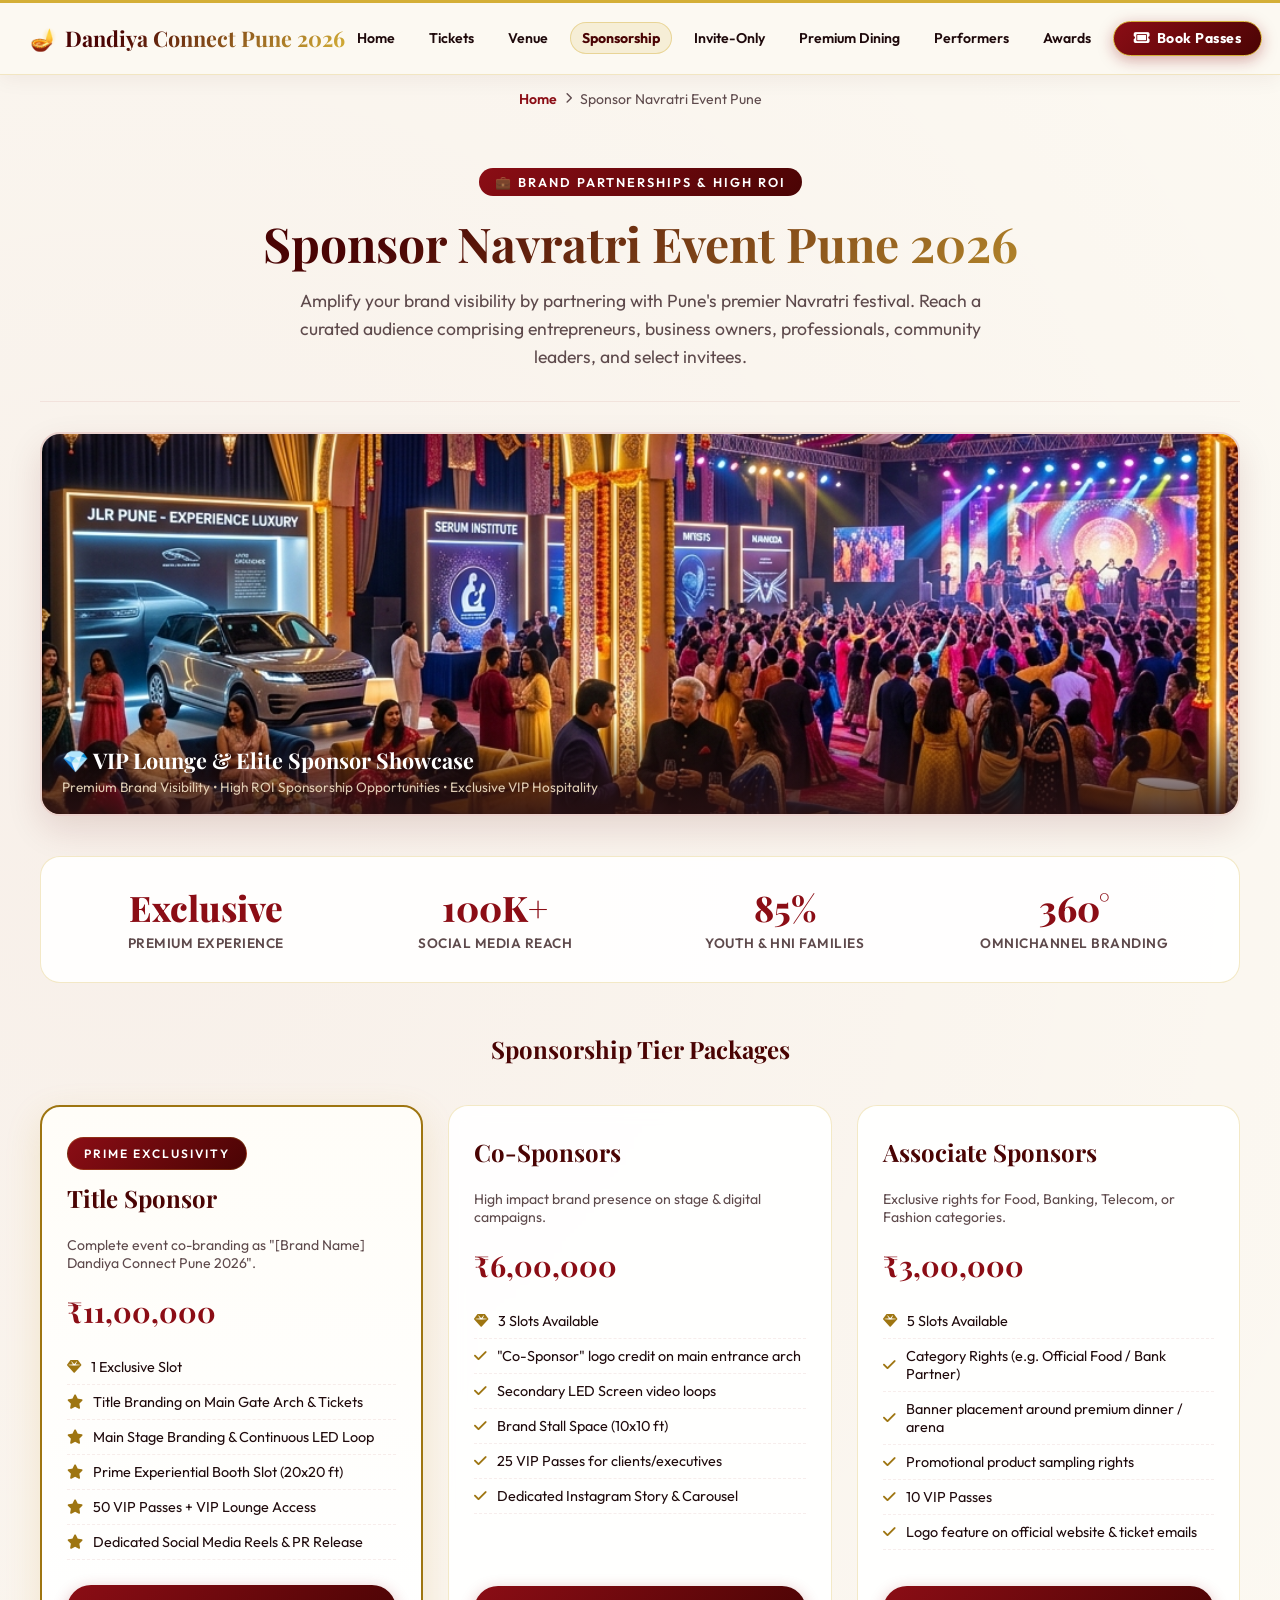
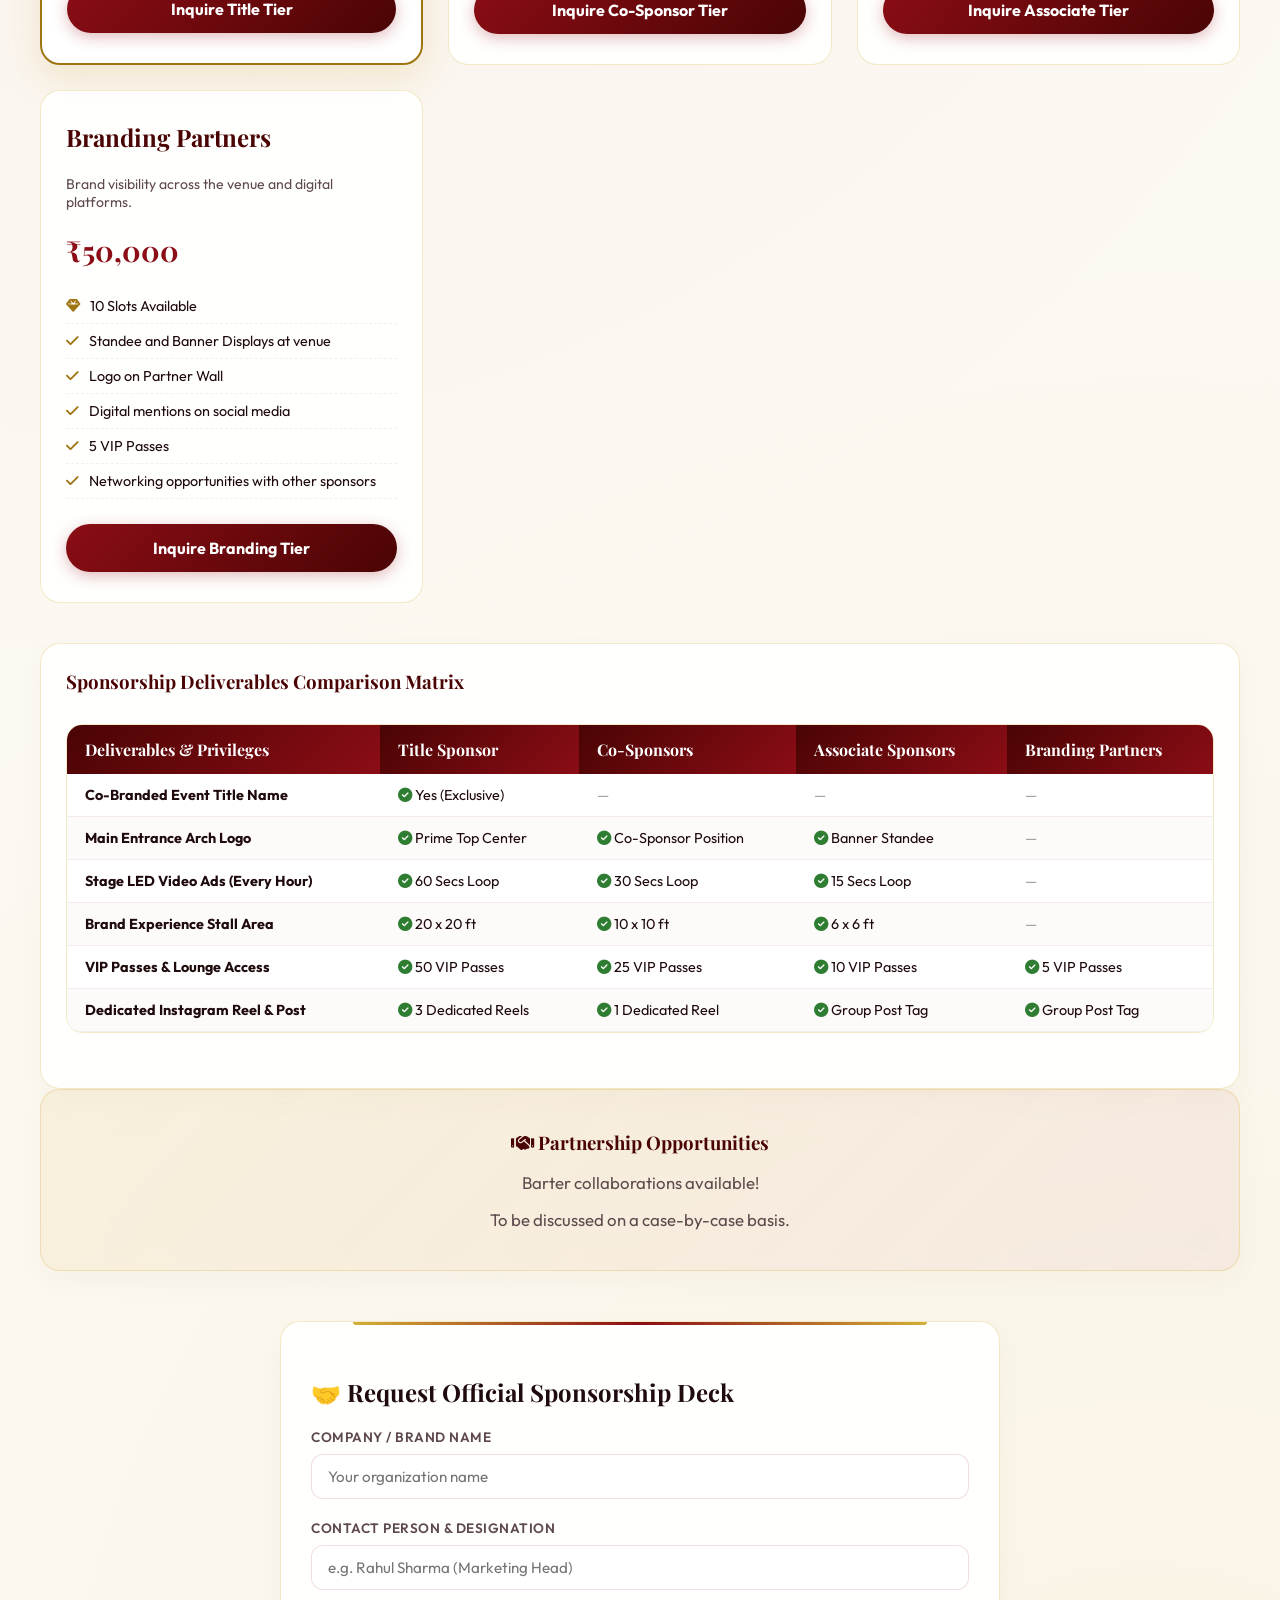
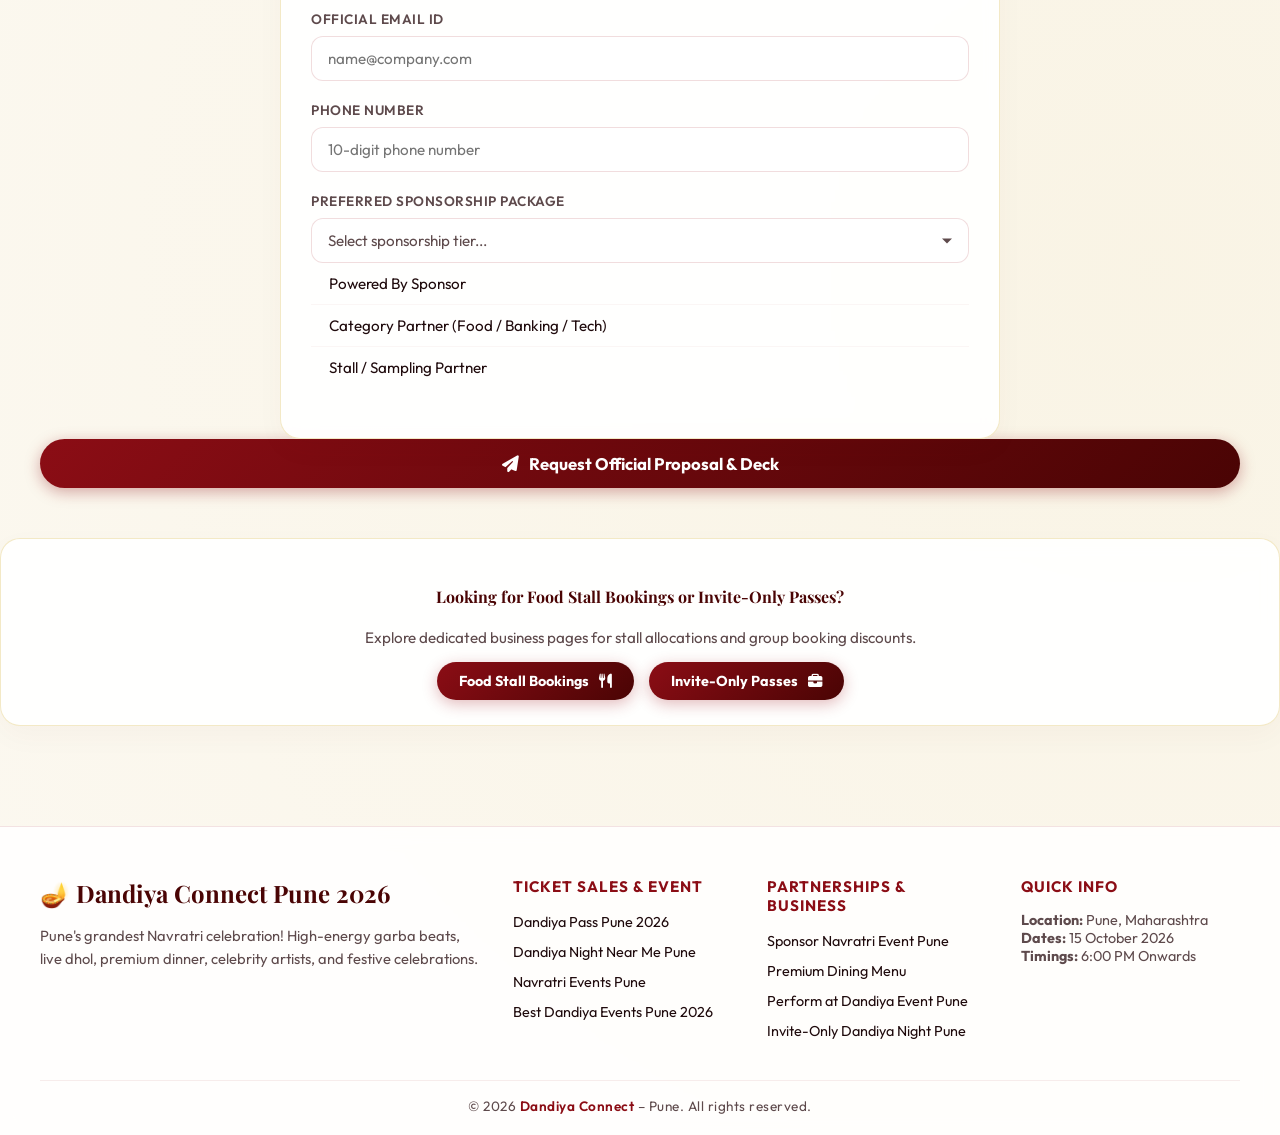
<file: sponsorship.html>
<!DOCTYPE html>
<html lang="en">

<head>
    <meta charset="UTF-8">
    <meta name="viewport" content="width=device-width, initial-scale=1.0">
    <title>Sponsor Navratri Event Pune 2026 | Brand Sponsorship Packages</title>
    <meta name="description" content="Sponsor Navratri event in Pune! Connect your brand with a curated elite audience at Dandiya Connect Pune 2026. Explore Title, Co-Sponsor, Associate, and Branding sponsorships.">
    
    <!-- Import Google Fonts & FontAwesome -->
    <link rel="preconnect" href="https://fonts.googleapis.com">
    <link rel="preconnect" href="https://fonts.gstatic.com" crossorigin>
    <link href="https://fonts.googleapis.com/css2?family=Outfit:wght@300;400;600;700;800&family=Playfair+Display:ital,wght@0,600;0,700;1,600&display=swap" rel="stylesheet">
    <link rel="stylesheet" href="https://cdnjs.cloudflare.com/ajax/libs/font-awesome/6.4.0/css/all.min.css">
    
    <!-- Master Festive Stylesheet -->
    <link rel="stylesheet" href="css/styles.css?v=2.0">

    <style>
        .tier-grid {
            display: grid;
            grid-template-columns: 1fr;
            gap: 25px;
            margin: 40px 0;
        }

        @media (min-width: 992px) {
            .tier-grid {
                grid-template-columns: repeat(3, 1fr);
            }
        }

        .tier-card {
            background: var(--card-bg);
            border: 1px solid var(--card-border);
            border-radius: 20px;
            padding: 30px 25px;
            backdrop-filter: blur(8px);
            display: flex;
            flex-direction: column;
            transition: all 0.3s ease;
        }

        .tier-card.featured {
            border: 2px solid var(--festive-gold-dark);
            background: linear-gradient(180deg, #fffdf8, #fff);
            box-shadow: 0 12px 35px rgba(207, 161, 43, 0.18);
        }

        .tier-title {
            font-family: 'Playfair Display', serif;
            font-size: 1.5rem;
            color: var(--festive-crimson);
            margin-top: 0;
            margin-bottom: 8px;
        }

        .tier-tagline {
            font-size: 0.88rem;
            color: var(--text-muted);
            margin-bottom: 20px;
        }

        .tier-features {
            list-style: none;
            padding: 0;
            margin: 0 0 25px;
            flex: 1;
        }

        .tier-features li {
            padding: 8px 0;
            border-bottom: 1px dashed rgba(158, 27, 36, 0.08);
            font-size: 0.9rem;
            color: var(--text-dark);
            display: flex;
            align-items: center;
            gap: 10px;
        }

        .tier-features li i {
            color: var(--festive-gold-dark);
        }

        .stats-banner {
            display: grid;
            grid-template-columns: repeat(2, 1fr);
            gap: 20px;
            background: rgba(255, 255, 255, 0.9);
            border: 1px solid var(--card-border);
            border-radius: 20px;
            padding: 30px;
            margin: 40px 0;
            text-align: center;
        }

        @media (min-width: 768px) {
            .stats-banner {
                grid-template-columns: repeat(4, 1fr);
            }
        }

        .stat-number {
            font-size: 2.2rem;
            font-weight: 800;
            color: var(--festive-red);
            font-family: 'Playfair Display', serif;
        }

        .stat-label {
            font-size: 0.85rem;
            color: var(--text-muted);
            text-transform: uppercase;
            letter-spacing: 0.5px;
        }

        /* Deliverables Matrix Table */
        .matrix-table-wrap {
            overflow-x: auto;
            margin: 30px 0;
            border-radius: 16px;
            border: 1px solid var(--card-border);
        }

        .matrix-table {
            width: 100%;
            border-collapse: collapse;
            background: rgba(255, 255, 255, 0.9);
            font-size: 0.9rem;
            min-width: 600px;
        }

        .matrix-table th {
            background: linear-gradient(135deg, var(--festive-crimson), var(--festive-red));
            color: #fff;
            padding: 14px 18px;
            text-align: left;
            font-family: 'Playfair Display', serif;
            font-size: 1rem;
        }

        .matrix-table td {
            padding: 12px 18px;
            border-bottom: 1px solid rgba(158, 27, 36, 0.08);
            color: var(--text-dark);
        }

        .matrix-table tr:nth-child(even) {
            background: rgba(158, 27, 36, 0.02);
        }

        .check-icon {
            color: #2e7d32;
            font-weight: bold;
        }

        .dash-icon {
            color: #999;
        }
    </style>
</head>

<body>
    <!-- Top Navigation Header -->
    <nav class="festive-nav">
        <div class="nav-container">
            <a href="index.html" class="nav-brand">
                🪔 <span>Dandiya Connect Pune 2026</span>
            </a>
            <button class="mobile-toggle" id="mobileToggle" aria-label="Toggle navigation">
                <i class="fa-solid fa-bars"></i>
            </button>
            <ul class="nav-menu" id="navMenu">
                <li><a href="index.html" class="nav-link">Home</a></li>
                <li><a href="tickets.html" class="nav-link">Tickets</a></li>
                <li><a href="venue.html" class="nav-link">Venue</a></li>
                <li><a href="sponsorship.html" class="nav-link active">Sponsorship</a></li>
                <li><a href="corporate-bookings.html" class="nav-link">Invite-Only</a></li>
                <li><a href="food-stalls-vendors.html" class="nav-link">Premium Dining</a></li>
                <li><a href="performers-artists.html" class="nav-link">Performers</a></li>
                <li><a href="navratri-events-pune.html" class="nav-link">Awards</a></li>
                <li><a href="tickets.html" class="nav-link nav-cta"><i class="fa-solid fa-ticket me-1"></i> Book Passes</a></li>
            </ul>
        </div>
    </nav>

    <div class="dandiya-body">
        <div class="dandiya-container">

            <!-- Breadcrumbs -->
            <nav class="festive-breadcrumbs">
                <a href="index.html">Home</a>
                <i class="fa-solid fa-chevron-right" style="font-size:0.7rem;"></i>
                <span>Sponsor Navratri Event Pune</span>
            </nav>

            <!-- Hero Section -->
            <section class="subpage-hero">
                <span class="hero-badge">💼 Brand Partnerships & High ROI</span>
                <h1>Sponsor Navratri Event Pune 2026</h1>
                <p>Amplify your brand visibility by partnering with Pune's premier Navratri festival. Reach a curated audience comprising entrepreneurs, business owners, professionals, community leaders, and select invitees.</p>
            </section>

            <!-- Sponsorship Poster Showcase -->
            <div class="subpage-poster-wrapper reveal">
                <img src="images/sponsorship_poster.png" alt="Elite Sponsorship & Luxury VIP Experience at Dandiya Connect Pune" class="subpage-poster-img">
                <div class="subpage-poster-overlay">
                    <h3 class="subpage-poster-title">💎 VIP Lounge & Elite Sponsor Showcase</h3>
                    <p class="subpage-poster-subtitle">Premium Brand Visibility • High ROI Sponsorship Opportunities • Exclusive VIP Hospitality</p>
                </div>
            </div>

            <!-- Stats Banner -->
            <div class="stats-banner reveal">
                <div>
                    <div class="stat-number">Exclusive</div>
                    <div class="stat-label">Premium Experience</div>
                </div>
                <div>
                    <div class="stat-number">100K+</div>
                    <div class="stat-label">Social Media Reach</div>
                </div>
                <div>
                    <div class="stat-number">85%</div>
                    <div class="stat-label">Youth & HNI Families</div>
                </div>
                <div>
                    <div class="stat-number">360°</div>
                    <div class="stat-label">Omnichannel Branding</div>
                </div>
            </div>

            <!-- Sponsorship Tier Cards -->
            <h2 style="font-family: 'Playfair Display', serif; text-align: center; color: var(--festive-crimson); margin-top: 50px;" class="reveal">Sponsorship Tier Packages</h2>
            <div class="tier-grid">
                
                <!-- Title Sponsor -->
                <div class="tier-card featured reveal">
                    <span class="badge-festive" style="align-self: flex-start; margin-bottom: 12px; font-size: 0.75rem;">PRIME EXCLUSIVITY</span>
                    <h3 class="tier-title">Title Sponsor</h3>
                    <p class="tier-tagline">Complete event co-branding as "[Brand Name] Dandiya Connect Pune 2026".</p>
                    <div style="font-size: 1.8rem; font-weight: 700; color: var(--festive-red); margin-bottom: 20px; font-family: 'Playfair Display', serif;">₹11,00,000</div>
                    <ul class="tier-features">
                        <li><i class="fa-solid fa-gem"></i> 1 Exclusive Slot</li>
                        <li><i class="fa-solid fa-star"></i> Title Branding on Main Gate Arch & Tickets</li>
                        <li><i class="fa-solid fa-star"></i> Main Stage Branding & Continuous LED Loop</li>
                        <li><i class="fa-solid fa-star"></i> Prime Experiential Booth Slot (20x20 ft)</li>
                        <li><i class="fa-solid fa-star"></i> 50 VIP Passes + VIP Lounge Access</li>
                        <li><i class="fa-solid fa-star"></i> Dedicated Social Media Reels & PR Release</li>
                    </ul>
                    <a href="#sponsorInquiry" class="btn-festive" onclick="selectTier('Title Sponsor')">Inquire Title Tier</a>
                </div>

                <!-- Co-Sponsors -->
                <div class="tier-card reveal reveal-d1">
                    <h3 class="tier-title">Co-Sponsors</h3>
                    <p class="tier-tagline">High impact brand presence on stage & digital campaigns.</p>
                    <div style="font-size: 1.8rem; font-weight: 700; color: var(--festive-red); margin-bottom: 20px; font-family: 'Playfair Display', serif;">₹6,00,000</div>
                    <ul class="tier-features">
                        <li><i class="fa-solid fa-gem"></i> 3 Slots Available</li>
                        <li><i class="fa-solid fa-check"></i> "Co-Sponsor" logo credit on main entrance arch</li>
                        <li><i class="fa-solid fa-check"></i> Secondary LED Screen video loops</li>
                        <li><i class="fa-solid fa-check"></i> Brand Stall Space (10x10 ft)</li>
                        <li><i class="fa-solid fa-check"></i> 25 VIP Passes for clients/executives</li>
                        <li><i class="fa-solid fa-check"></i> Dedicated Instagram Story & Carousel</li>
                    </ul>
                    <a href="#sponsorInquiry" class="btn-festive" onclick="selectTier('Co-Sponsors')">Inquire Co-Sponsor Tier</a>
                </div>

                <!-- Associate Sponsors -->
                <div class="tier-card reveal reveal-d2">
                    <h3 class="tier-title">Associate Sponsors</h3>
                    <p class="tier-tagline">Exclusive rights for Food, Banking, Telecom, or Fashion categories.</p>
                    <div style="font-size: 1.8rem; font-weight: 700; color: var(--festive-red); margin-bottom: 20px; font-family: 'Playfair Display', serif;">₹3,00,000</div>
                    <ul class="tier-features">
                        <li><i class="fa-solid fa-gem"></i> 5 Slots Available</li>
                        <li><i class="fa-solid fa-check"></i> Category Rights (e.g. Official Food / Bank Partner)</li>
                        <li><i class="fa-solid fa-check"></i> Banner placement around premium dinner / arena</li>
                        <li><i class="fa-solid fa-check"></i> Promotional product sampling rights</li>
                        <li><i class="fa-solid fa-check"></i> 10 VIP Passes</li>
                        <li><i class="fa-solid fa-check"></i> Logo feature on official website & ticket emails</li>
                    </ul>
                    <a href="#sponsorInquiry" class="btn-festive" onclick="selectTier('Associate Sponsors')">Inquire Associate Tier</a>
                </div>
                
                <!-- Branding Partners -->
                <div class="tier-card reveal reveal-d3">
                    <h3 class="tier-title">Branding Partners</h3>
                    <p class="tier-tagline">Brand visibility across the venue and digital platforms.</p>
                    <div style="font-size: 1.8rem; font-weight: 700; color: var(--festive-red); margin-bottom: 20px; font-family: 'Playfair Display', serif;">₹50,000</div>
                    <ul class="tier-features">
                        <li><i class="fa-solid fa-gem"></i> 10 Slots Available</li>
                        <li><i class="fa-solid fa-check"></i> Standee and Banner Displays at venue</li>
                        <li><i class="fa-solid fa-check"></i> Logo on Partner Wall</li>
                        <li><i class="fa-solid fa-check"></i> Digital mentions on social media</li>
                        <li><i class="fa-solid fa-check"></i> 5 VIP Passes</li>
                        <li><i class="fa-solid fa-check"></i> Networking opportunities with other sponsors</li>
                    </ul>
                    <a href="#sponsorInquiry" class="btn-festive" onclick="selectTier('Branding Partners')">Inquire Branding Tier</a>
                </div>

            </div>

            <!-- Deliverables Comparison Matrix Table -->
            <div class="dandiya-card reveal" style="margin-top: 40px;">
                <h3 style="font-family:'Playfair Display', serif; color: var(--festive-crimson); margin-top: 0;">Sponsorship Deliverables Comparison Matrix</h3>
                <div class="matrix-table-wrap">
                    <table class="matrix-table">
                        <thead>
                            <tr>
                                <th>Deliverables & Privileges</th>
                                <th>Title Sponsor</th>
                                <th>Co-Sponsors</th>
                                <th>Associate Sponsors</th>
                                <th>Branding Partners</th>
                            </tr>
                        </thead>
                        <tbody>
                            <tr>
                                <td><strong>Co-Branded Event Title Name</strong></td>
                                <td><i class="fa-solid fa-circle-check check-icon"></i> Yes (Exclusive)</td>
                                <td><span class="dash-icon">—</span></td>
                                <td><span class="dash-icon">—</span></td>
                                <td><span class="dash-icon">—</span></td>
                            </tr>
                            <tr>
                                <td><strong>Main Entrance Arch Logo</strong></td>
                                <td><i class="fa-solid fa-circle-check check-icon"></i> Prime Top Center</td>
                                <td><i class="fa-solid fa-circle-check check-icon"></i> Co-Sponsor Position</td>
                                <td><i class="fa-solid fa-circle-check check-icon"></i> Banner Standee</td>
                                <td><span class="dash-icon">—</span></td>
                            </tr>
                            <tr>
                                <td><strong>Stage LED Video Ads (Every Hour)</strong></td>
                                <td><i class="fa-solid fa-circle-check check-icon"></i> 60 Secs Loop</td>
                                <td><i class="fa-solid fa-circle-check check-icon"></i> 30 Secs Loop</td>
                                <td><i class="fa-solid fa-circle-check check-icon"></i> 15 Secs Loop</td>
                                <td><span class="dash-icon">—</span></td>
                            </tr>
                            <tr>
                                <td><strong>Brand Experience Stall Area</strong></td>
                                <td><i class="fa-solid fa-circle-check check-icon"></i> 20 x 20 ft</td>
                                <td><i class="fa-solid fa-circle-check check-icon"></i> 10 x 10 ft</td>
                                <td><i class="fa-solid fa-circle-check check-icon"></i> 6 x 6 ft</td>
                                <td><span class="dash-icon">—</span></td>
                            </tr>
                            <tr>
                                <td><strong>VIP Passes & Lounge Access</strong></td>
                                <td><i class="fa-solid fa-circle-check check-icon"></i> 50 VIP Passes</td>
                                <td><i class="fa-solid fa-circle-check check-icon"></i> 25 VIP Passes</td>
                                <td><i class="fa-solid fa-circle-check check-icon"></i> 10 VIP Passes</td>
                                <td><i class="fa-solid fa-circle-check check-icon"></i> 5 VIP Passes</td>
                            </tr>
                            <tr>
                                <td><strong>Dedicated Instagram Reel & Post</strong></td>
                                <td><i class="fa-solid fa-circle-check check-icon"></i> 3 Dedicated Reels</td>
                                <td><i class="fa-solid fa-circle-check check-icon"></i> 1 Dedicated Reel</td>
                                <td><i class="fa-solid fa-circle-check check-icon"></i> Group Post Tag</td>
                                <td><i class="fa-solid fa-circle-check check-icon"></i> Group Post Tag</td>
                            </tr>
                        </tbody>
                    </table>
                </div>
            </div>

            <!-- Partnership Opportunities -->
            <div class="dandiya-card reveal" style="text-align:center; padding: 40px 20px; background: linear-gradient(135deg, rgba(223,178,59,0.1), rgba(156,21,56,0.05)); margin-bottom: 50px;">
                <h3 style="font-family: 'Playfair Display', serif; color: var(--festive-crimson); margin-bottom: 15px; margin-top: 0;"><i class="fa-solid fa-handshake"></i> Partnership Opportunities</h3>
                <p style="color: var(--text-muted); font-size: 1.05rem; margin-bottom: 5px;">Barter collaborations available!</p>
                <p style="color: var(--text-muted); font-size: 1.05rem; margin-bottom: 0;">To be discussed on a case-by-case basis.</p>
            </div>

            <!-- Sponsor Inquiry Form Section -->
            <div id="sponsorInquiry" class="booking-form reveal" style="max-width: 720px; margin-top: 50px;">
                <h3 class="booking-title">🤝 Request Official Sponsorship Deck</h3>
                <form method="POST" onsubmit="handleSponsorSubmit(event)">
                    <div class="form-group">
                        <label for="company" class="form-label">Company / Brand Name</label>
                        <input type="text" id="company" class="form-control" placeholder="Your organization name" required>
                    </div>
                    <div class="form-group">
                        <label for="contactPerson" class="form-label">Contact Person & Designation</label>
                        <input type="text" id="contactPerson" class="form-control" placeholder="e.g. Rahul Sharma (Marketing Head)" required>
                    </div>
                    <div class="form-group">
                        <label for="sponsorEmail" class="form-label">Official Email ID</label>
                        <input type="email" id="sponsorEmail" class="form-control" placeholder="name@company.com" required>
                    </div>
                    <div class="form-group">
                        <label for="sponsorPhone" class="form-label">Phone Number</label>
                        <input type="tel" id="sponsorPhone" class="form-control" placeholder="10-digit phone number" required pattern="[0-9]{10}">
                    </div>
                    <div class="form-group">
                        <label class="form-label">Preferred Sponsorship Package</label>
                        <input type="hidden" id="tierInput" name="tierInput" required>
                        <div class="custom-select-wrap" id="sponsorDropdown">
                            <div class="custom-select-trigger" id="tierTrigger">Select sponsorship tier...</div>
                            <div class="custom-select-options">
                                <div class="custom-option" data-value="Title Sponsor">Title Sponsor</div>
                                <div class="custom-option" data-value="Co-Sponsors">Co-Sponsors</div>
                                <div class="custom-option" data-value="Associate Sponsors">Associate Sponsors</div>
                                <div class="custom-option" data-value="Branding Partners">Branding Partners</div>
                            </div>
                                <div class="custom-option" data-value="Powered By Sponsor">Powered By Sponsor</div>
                                <div class="custom-option" data-value="Category Partner">Category Partner (Food / Banking / Tech)</div>
                                <div class="custom-option" data-value="Stall Partner">Stall / Sampling Partner</div>
                            </div>
                        </div>
                    </div>
                    <button type="submit" class="btn-submit">
                        <i class="fa-solid fa-paper-plane"></i>
                        <span>Request Official Proposal & Deck</span>
                    </button>
                </form>
            </div>

            <!-- Cross-Link Section -->
            <div class="dandiya-card reveal" style="margin-top: 50px; text-align: center;">
                <h4 style="font-family: 'Playfair Display', serif; color: var(--festive-crimson);">Looking for Food Stall Bookings or Invite-Only Passes?</h4>
                <p style="color: var(--text-muted); font-size: 0.95rem;">Explore dedicated business pages for stall allocations and group booking discounts.</p>
                <div style="display: flex; gap: 15px; justify-content: center; flex-wrap: wrap; margin-top: 15px;">
                    <a href="food-stalls-vendors.html" class="btn-festive" style="padding: 10px 22px; font-size: 0.9rem;">Food Stall Bookings <i class="fa-solid fa-utensils"></i></a>
                    <a href="corporate-bookings.html" class="btn-festive" style="padding: 10px 22px; font-size: 0.9rem;">Invite-Only Passes <i class="fa-solid fa-briefcase"></i></a>
                </div>
            </div>

        </div>
    </div>

    <!-- Master Footer -->
    <footer class="master-seo-footer">
        <div class="dandiya-container">
            <div class="footer-grid">
                <div class="footer-brand-col">
                    <h4>🪔 Dandiya Connect Pune 2026</h4>
                    <p>Pune's grandest Navratri celebration! High-energy garba beats, live dhol, premium dinner, celebrity artists, and festive celebrations.</p>
                </div>
                <div class="footer-col">
                    <h5>Ticket Sales & Event</h5>
                    <ul class="footer-links">
                        <li><a href="tickets.html">Dandiya Pass Pune 2026</a></li>
                        <li><a href="venue.html">Dandiya Night Near Me Pune</a></li>
                        <li><a href="navratri-events-pune.html">Navratri Events Pune</a></li>
                        <li><a href="best-dandiya-events-pune-2026.html">Best Dandiya Events Pune 2026</a></li>
                    </ul>
                </div>
                <div class="footer-col">
                    <h5>Partnerships & Business</h5>
                    <ul class="footer-links">
                        <li><a href="sponsorship.html">Sponsor Navratri Event Pune</a></li>
                        <li><a href="food-stalls-vendors.html">Premium Dining Menu</a></li>
                        <li><a href="performers-artists.html">Perform at Dandiya Event Pune</a></li>
                        <li><a href="corporate-bookings.html">Invite-Only Dandiya Night Pune</a></li>
                    </ul>
                </div>
                <div class="footer-col">
                    <h5>Quick Info</h5>
                    <p style="font-size:0.9rem; color: var(--text-muted);">
                        <strong>Location:</strong> Pune, Maharashtra<br>
                        <strong>Dates:</strong> 15 October 2026<br>
                        <strong>Timings:</strong> 6:00 PM Onwards
                    </p>
                </div>
            </div>

            <div class="dandiya-footer-bar">
                © 2026 <strong>Dandiya Connect</strong> – Pune. All rights reserved.
            </div>
        </div>
    </footer>

    <!-- Scripts -->
    <script>
        function handleSponsorSubmit(e) {
            e.preventDefault();
            alert("Thank you for your interest! Our partnership team will share the complete Sponsorship Deck and proposals within 24 hours.");
        }

        function selectTier(tierName) {
            var hidden = document.getElementById('tierInput');
            var trigger = document.getElementById('tierTrigger');
            if (hidden && trigger) {
                hidden.value = tierName;
                trigger.textContent = tierName;
                trigger.classList.add('has-value');
            }
        }

        (function() {
            var toggle = document.getElementById('mobileToggle');
            var menu = document.getElementById('navMenu');
            if (toggle && menu) {
                toggle.addEventListener('click', function() {
                    menu.classList.toggle('show');
                });
            }
        })();

        (function() {
            var wrap = document.getElementById('sponsorDropdown');
            if (!wrap) return;
            var trigger = wrap.querySelector('.custom-select-trigger');
            var options = wrap.querySelectorAll('.custom-option');
            var hiddenInput = document.getElementById('tierInput');

            trigger.addEventListener('click', function(e) {
                e.stopPropagation();
                wrap.classList.toggle('open');
            });

            options.forEach(function(opt) {
                opt.addEventListener('click', function(e) {
                    e.stopPropagation();
                    var val = this.getAttribute('data-value');
                    hiddenInput.value = val;
                    trigger.textContent = this.textContent;
                    trigger.classList.add('has-value');

                    options.forEach(function(o) { o.classList.remove('selected'); });
                    this.classList.add('selected');

                    wrap.classList.remove('open');
                });
            });

            document.addEventListener('click', function() {
                wrap.classList.remove('open');
            });
        })();

        (function() {
            var els = document.querySelectorAll('.reveal');
            function check() {
                var threshold = window.innerHeight * 0.88;
                els.forEach(function(el) {
                    if (el.getBoundingClientRect().top < threshold) {
                        el.classList.add('visible');
                    }
                });
            }
            check();
            window.addEventListener('scroll', check, { passive: true });
            window.addEventListener('resize', check, { passive: true });
        })();
    </script>
</body>

</html>
</file>
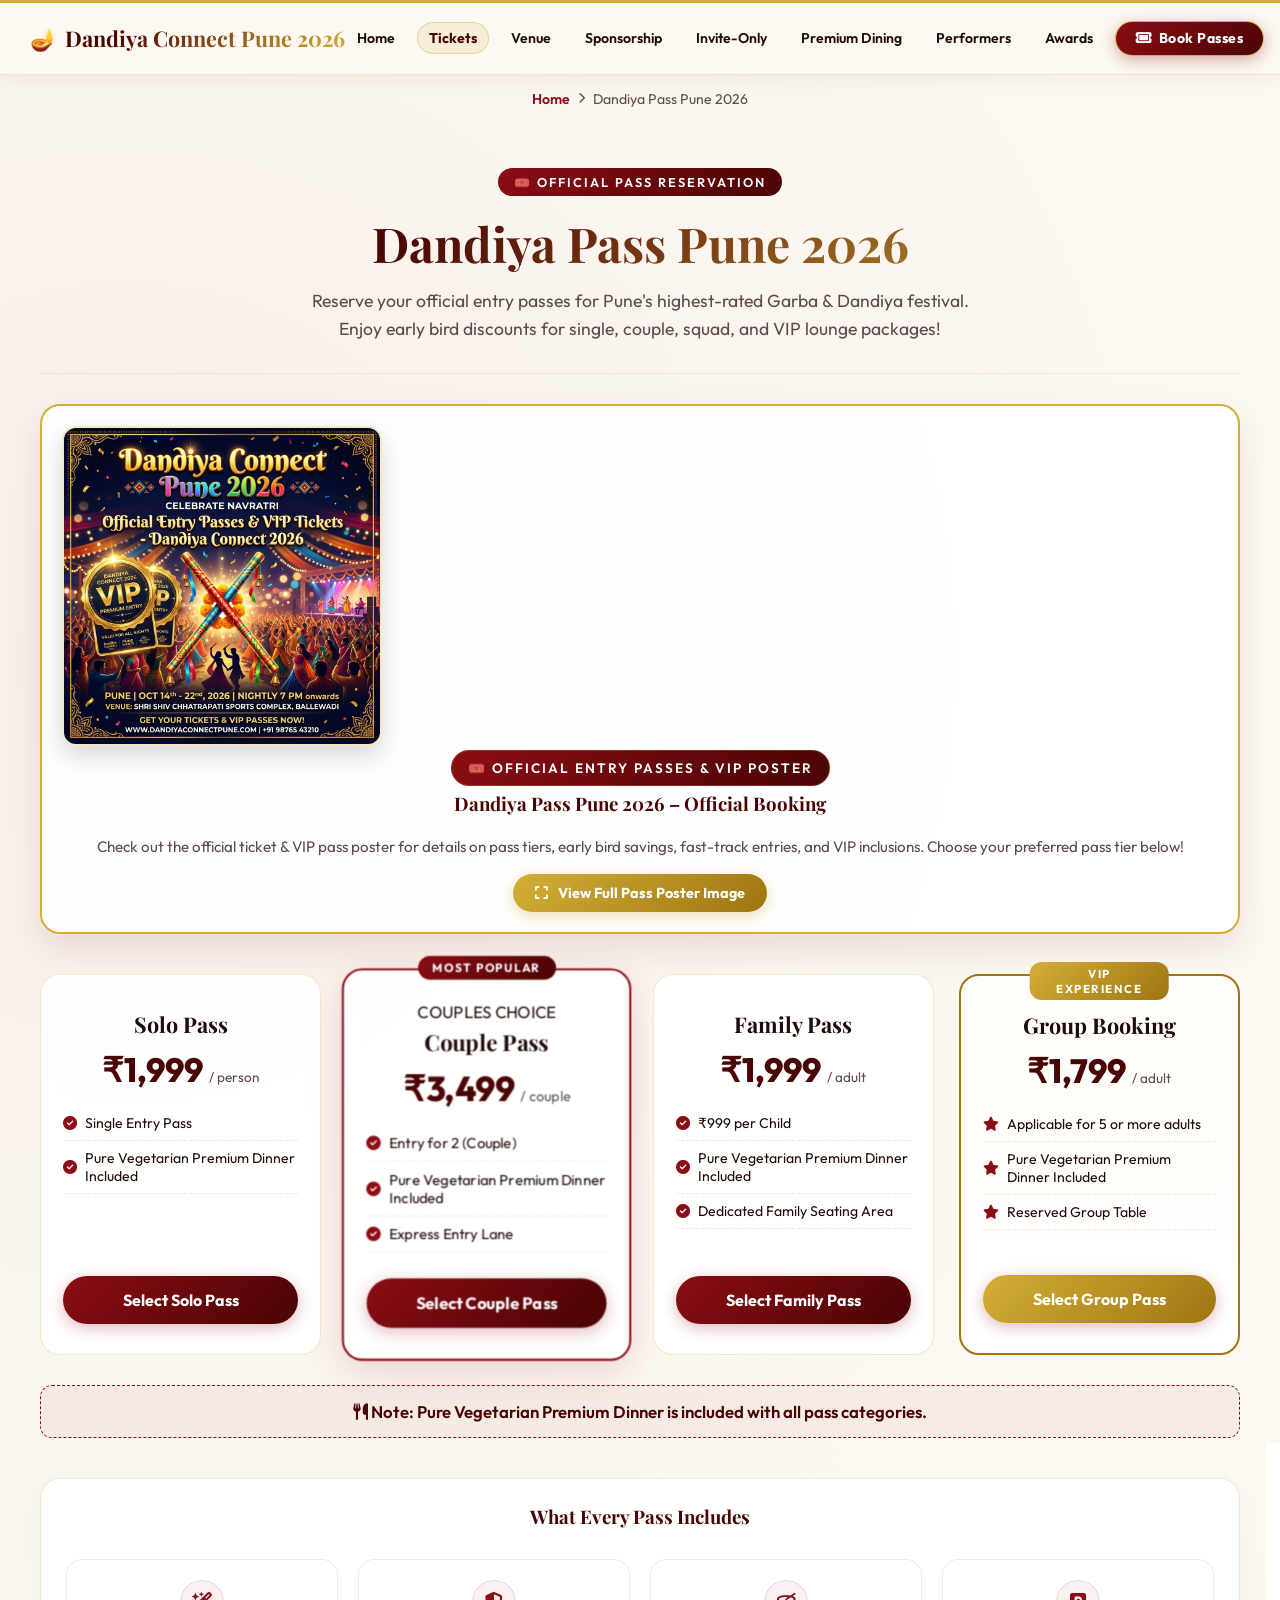
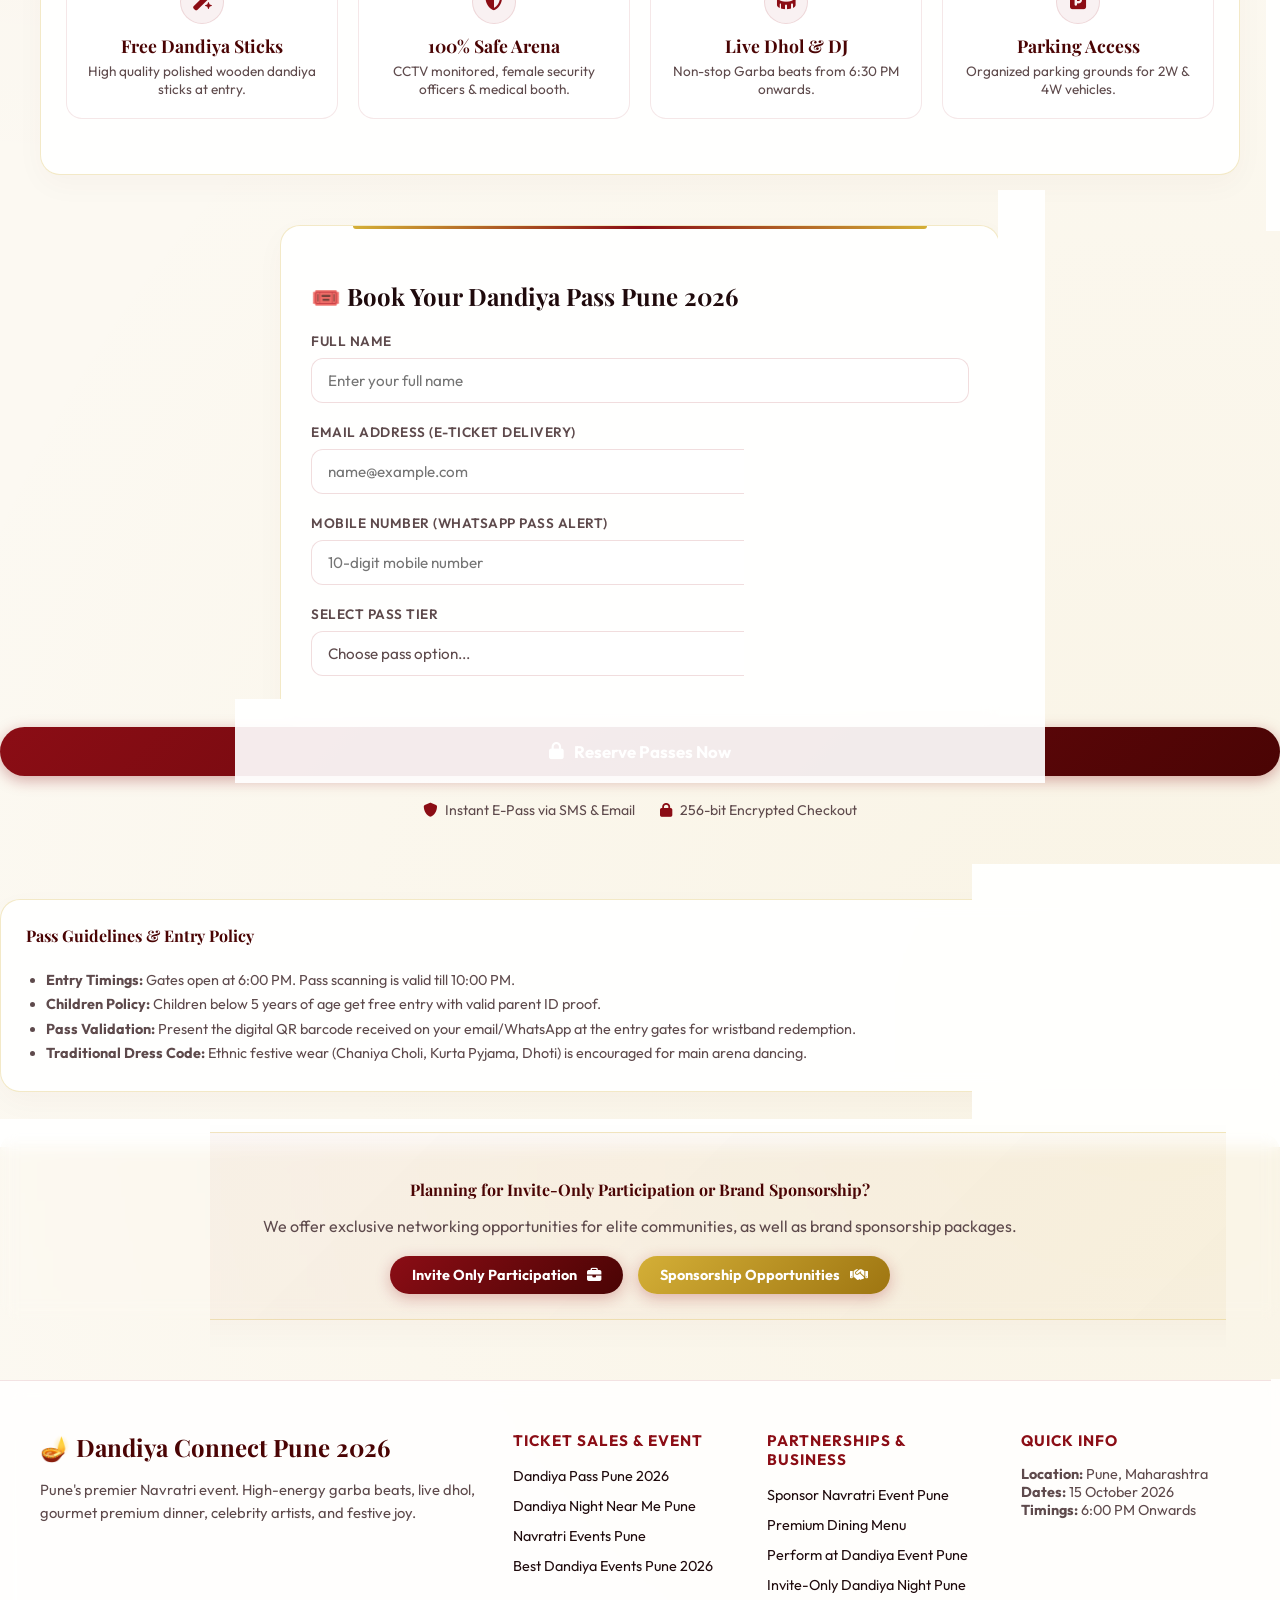
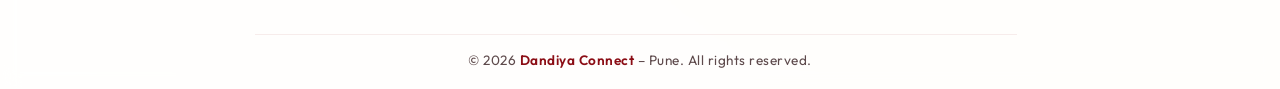
<file: tickets.html>
<!DOCTYPE html>
<html lang="en">

<head>
    <meta charset="UTF-8">
    <meta name="viewport" content="width=device-width, initial-scale=1.0">
    <title>Dandiya Pass Pune 2026 | Online Pass Booking & Early Bird Offers</title>
    <meta name="description" content="Book official Dandiya Pass Pune 2026 online. Early bird discounts for single, couple, group Garba passes, and VIP passes. Experience Pune's biggest Navratri celebration!">
    
    <!-- Import Google Fonts & FontAwesome -->
    <link rel="preconnect" href="https://fonts.googleapis.com">
    <link rel="preconnect" href="https://fonts.gstatic.com" crossorigin>
    <link href="https://fonts.googleapis.com/css2?family=Outfit:wght@300;400;600;700;800&family=Playfair+Display:ital,wght@0,600;0,700;1,600&display=swap" rel="stylesheet">
    <link rel="stylesheet" href="https://cdnjs.cloudflare.com/ajax/libs/font-awesome/6.4.0/css/all.min.css">
    
    <!-- Master Festive Stylesheet -->
    <link rel="stylesheet" href="css/styles.css?v=2.0">

    <style>
        .pricing-grid {
            display: grid;
            grid-template-columns: 1fr;
            gap: 25px;
            margin: 40px 0;
        }

        @media (min-width: 992px) {
            .pricing-grid {
                grid-template-columns: repeat(4, 1fr);
            }
        }

        .pricing-card {
            background: var(--card-bg);
            border: 1px solid var(--card-border);
            border-radius: 20px;
            padding: 30px 22px;
            text-align: center;
            position: relative;
            backdrop-filter: blur(8px);
            transition: all 0.35s ease;
            display: flex;
            flex-direction: column;
        }

        .pricing-card.featured {
            border: 2px solid var(--festive-red);
            box-shadow: 0 12px 35px rgba(158, 27, 36, 0.15);
            transform: scale(1.03);
        }

        .pricing-card.featured::before {
            content: 'MOST POPULAR';
            position: absolute;
            top: -14px;
            left: 50%;
            transform: translateX(-50%);
            background: linear-gradient(135deg, var(--festive-red), var(--festive-crimson));
            color: #fff;
            font-size: 0.72rem;
            font-weight: 700;
            letter-spacing: 1.5px;
            padding: 4px 14px;
            border-radius: 12px;
        }

        .pricing-card.vip {
            border: 2px solid var(--festive-gold-dark);
            background: linear-gradient(180deg, #fffdf8, #fff);
        }

        .pricing-card.vip::before {
            content: 'VIP EXPERIENCE';
            position: absolute;
            top: -14px;
            left: 50%;
            transform: translateX(-50%);
            background: linear-gradient(135deg, var(--festive-gold), var(--festive-gold-dark));
            color: #fff;
            font-size: 0.72rem;
            font-weight: 700;
            letter-spacing: 1.5px;
            padding: 4px 14px;
            border-radius: 12px;
        }

        .price-title {
            font-family: 'Playfair Display', serif;
            font-size: 1.35rem;
            color: var(--text-dark);
            margin-top: 5px;
            margin-bottom: 10px;
        }

        .price-val {
            font-size: 2.1rem;
            font-weight: 800;
            color: var(--festive-crimson);
            margin-bottom: 15px;
        }

        .price-val span {
            font-size: 0.85rem;
            font-weight: 400;
            color: var(--text-muted);
        }

        .price-features {
            list-style: none;
            padding: 0;
            margin: 0 0 25px;
            text-align: left;
            flex: 1;
        }

        .price-features li {
            padding: 8px 0;
            border-bottom: 1px dashed rgba(158, 27, 36, 0.1);
            font-size: 0.88rem;
            color: var(--text-dark);
            display: flex;
            align-items: center;
            gap: 8px;
        }

        .price-features li i {
            color: var(--festive-red);
        }

        /* Includes Grid */
        .includes-grid {
            display: grid;
            grid-template-columns: repeat(2, 1fr);
            gap: 20px;
            margin: 30px 0;
        }

        @media (min-width: 768px) {
            .includes-grid {
                grid-template-columns: repeat(4, 1fr);
            }
        }

        .include-box {
            background: rgba(255, 255, 255, 0.85);
            border: 1px solid rgba(158, 27, 36, 0.1);
            border-radius: 16px;
            padding: 20px;
            text-align: center;
        }

        .include-box h5 {
            font-family: 'Playfair Display', serif;
            font-size: 1.1rem;
            color: var(--festive-crimson);
            margin: 10px 0 5px;
        }

        .include-box p {
            font-size: 0.85rem;
            color: var(--text-muted);
            margin: 0;
        }

        /* Calculator Preview */
        .calc-preview {
            background: rgba(158, 27, 36, 0.05);
            border: 1px dashed var(--festive-red);
            border-radius: 12px;
            padding: 12px 18px;
            margin-bottom: 20px;
            display: flex;
            align-items: center;
            justify-content: space-between;
            font-weight: 600;
        }

        .trust-badge-row {
            display: flex;
            justify-content: center;
            gap: 25px;
            flex-wrap: wrap;
            margin-top: 25px;
            font-size: 0.88rem;
            color: var(--text-muted);
        }

        .trust-badge-row span {
            display: flex;
            align-items: center;
            gap: 8px;
        }

        .trust-badge-row i {
            color: var(--festive-red);
        }
    </style>
</head>

<body>
    <!-- Top Navigation Header -->
    <nav class="festive-nav">
        <div class="nav-container">
            <a href="index.html" class="nav-brand">
                🪔 <span>Dandiya Connect Pune 2026</span>
            </a>
            <button class="mobile-toggle" id="mobileToggle" aria-label="Toggle navigation">
                <i class="fa-solid fa-bars"></i>
            </button>
            <ul class="nav-menu" id="navMenu">
                <li><a href="index.html" class="nav-link">Home</a></li>
                <li><a href="tickets.html" class="nav-link active">Tickets</a></li>
                <li><a href="venue.html" class="nav-link">Venue</a></li>
                <li><a href="sponsorship.html" class="nav-link">Sponsorship</a></li>
                <li><a href="corporate-bookings.html" class="nav-link">Invite-Only</a></li>
                <li><a href="food-stalls-vendors.html" class="nav-link">Premium Dining</a></li>
                <li><a href="performers-artists.html" class="nav-link">Performers</a></li>
                <li><a href="navratri-events-pune.html" class="nav-link">Awards</a></li>
                <li><a href="tickets.html" class="nav-link nav-cta"><i class="fa-solid fa-ticket me-1"></i> Book Passes</a></li>
            </ul>
        </div>
    </nav>

    <div class="dandiya-body">
        <div class="dandiya-container">

            <!-- Breadcrumb Navigation -->
            <nav class="festive-breadcrumbs">
                <a href="index.html">Home</a>
                <i class="fa-solid fa-chevron-right" style="font-size:0.7rem;"></i>
                <span>Dandiya Pass Pune 2026</span>
            </nav>

            <!-- Subpage Hero -->
            <section class="subpage-hero">
                <span class="hero-badge">🎟️ Official Pass Reservation</span>
                <h1>Dandiya Pass Pune 2026</h1>
                <p>Reserve your official entry passes for Pune's highest-rated Garba & Dandiya festival. Enjoy early bird discounts for single, couple, squad, and VIP lounge packages!</p>
            </section>

            <!-- Official Event Poster Banner -->
            <div class="official-poster-card reveal">
                <div class="d-flex flex-column flex-lg-row align-items-center gap-4 text-start">
                    <div style="flex: 1; max-width: 320px; text-align: center;">
                        <img src="images/tickets_poster.png" alt="Dandiya Pass Pune 2026 Official Ticket & VIP Pass Poster" style="width: 100%; border-radius: 14px; border: 2px solid var(--card-border);">
                    </div>
                    <div style="flex: 1.5;">
                        <span class="badge-festive mb-2 d-inline-block">🎟️ OFFICIAL ENTRY PASSES & VIP POSTER</span>
                        <h3 style="font-family: 'Playfair Display', serif; color: var(--festive-crimson); margin-top: 5px;">Dandiya Pass Pune 2026 – Official Booking</h3>
                        <p style="color: var(--text-muted); line-height: 1.6; font-size: 0.95rem; margin-bottom: 15px;">
                            Check out the official ticket & VIP pass poster for details on pass tiers, early bird savings, fast-track entries, and VIP inclusions. Choose your preferred pass tier below!
                        </p>
                        <a href="images/tickets_poster.png" target="_blank" class="btn-festive-gold d-inline-block" style="padding: 10px 22px; font-size: 0.9rem;">
                            <i class="fa-solid fa-expand me-1"></i> View Full Pass Poster Image
                        </a>
                    </div>
                </div>
            </div>

            <!-- Pass Tiers Pricing Grid (4 Tiers) -->
            <div class="pricing-grid">
                <!-- Solo Pass -->
                <div class="pricing-card reveal">
                    <h3 class="price-title">Solo Pass</h3>
                    <div class="price-val">₹1,999 <span>/ person</span></div>
                    <ul class="price-features">
                        <li><i class="fa-solid fa-circle-check"></i> Single Entry Pass</li>
                        <li><i class="fa-solid fa-circle-check"></i> Pure Vegetarian Premium Dinner Included</li>
                    </ul>
                    <a href="#bookSection" class="btn-festive" onclick="setPassType('Solo Pass (₹1,999)', 1999)">Select Solo Pass</a>
                </div>

                <!-- Couple Pass (Featured) -->
                <div class="pricing-card featured reveal reveal-d1">
                    <span class="popular-badge">COUPLES CHOICE</span>
                    <h3 class="price-title">Couple Pass</h3>
                    <div class="price-val">₹3,499 <span>/ couple</span></div>
                    <ul class="price-features">
                        <li><i class="fa-solid fa-circle-check"></i> Entry for 2 (Couple)</li>
                        <li><i class="fa-solid fa-circle-check"></i> Pure Vegetarian Premium Dinner Included</li>
                        <li><i class="fa-solid fa-circle-check"></i> Express Entry Lane</li>
                    </ul>
                    <a href="#bookSection" class="btn-festive" onclick="setPassType('Couple Pass (₹3,499)', 3499)">Select Couple Pass</a>
                </div>

                <!-- Family Pass -->
                <div class="pricing-card reveal reveal-d2">
                    <h3 class="price-title">Family Pass</h3>
                    <div class="price-val">₹1,999 <span>/ adult</span></div>
                    <ul class="price-features">
                        <li><i class="fa-solid fa-circle-check"></i> ₹999 per Child</li>
                        <li><i class="fa-solid fa-circle-check"></i> Pure Vegetarian Premium Dinner Included</li>
                        <li><i class="fa-solid fa-circle-check"></i> Dedicated Family Seating Area</li>
                    </ul>
                    <a href="#bookSection" class="btn-festive" onclick="setPassType('Family Pass', 1999)">Select Family Pass</a>
                </div>

                <!-- Group Booking -->
                <div class="pricing-card vip reveal reveal-d3">
                    <h3 class="price-title">Group Booking</h3>
                    <div class="price-val">₹1,799 <span>/ adult</span></div>
                    <ul class="price-features">
                        <li><i class="fa-solid fa-star"></i> Applicable for 5 or more adults</li>
                        <li><i class="fa-solid fa-star"></i> Pure Vegetarian Premium Dinner Included</li>
                        <li><i class="fa-solid fa-star"></i> Reserved Group Table</li>
                    </ul>
                    <a href="#bookSection" class="btn-festive" style="background: linear-gradient(135deg, var(--festive-gold), var(--festive-gold-dark));" onclick="setPassType('Group Booking (₹1,799/adult)', 1799)">Select Group Pass</a>
                </div>
            </div>

            <!-- Dinner Inclusion Note -->
            <div class="reveal" style="text-align: center; margin-top: -10px; margin-bottom: 40px; padding: 15px; background: rgba(158, 27, 36, 0.05); border-radius: 12px; border: 1px dashed var(--festive-red);">
                <p style="color: var(--festive-crimson); font-weight: 600; margin: 0; font-size: 1.05rem;"><i class="fa-solid fa-utensils"></i> Note: Pure Vegetarian Premium Dinner is included with all pass categories.</p>
            </div>

            <!-- What\'s Included Section -->
            <div class="dandiya-card reveal" style="margin-top: 40px; text-align: center;">
                <h3 style="font-family: 'Playfair Display', serif; color: var(--festive-crimson); margin-top: 0;">What Every Pass Includes</h3>
                <div class="includes-grid">
                    <div class="include-box">
                        <div class="pill-icon" style="margin:0 auto;"><i class="fa-solid fa-wand-magic-sparkles"></i></div>
                        <h5>Free Dandiya Sticks</h5>
                        <p>High quality polished wooden dandiya sticks at entry.</p>
                    </div>
                    <div class="include-box">
                        <div class="pill-icon" style="margin:0 auto;"><i class="fa-solid fa-shield-halved"></i></div>
                        <h5>100% Safe Arena</h5>
                        <p>CCTV monitored, female security officers & medical booth.</p>
                    </div>
                    <div class="include-box">
                        <div class="pill-icon" style="margin:0 auto;"><i class="fa-solid fa-drum"></i></div>
                        <h5>Live Dhol & DJ</h5>
                        <p>Non-stop Garba beats from 6:30 PM onwards.</p>
                    </div>
                    <div class="include-box">
                        <div class="pill-icon" style="margin:0 auto;"><i class="fa-solid fa-square-parking"></i></div>
                        <h5>Parking Access</h5>
                        <p>Organized parking grounds for 2W & 4W vehicles.</p>
                    </div>
                </div>
            </div>

            <!-- Pass Reservation Form with Price Estimation -->
            <div id="bookSection" class="booking-form reveal" style="max-width: 720px; margin-top: 50px;">
                <h3 class="booking-title">🎟️ Book Your Dandiya Pass Pune 2026</h3>
                <form method="POST" onsubmit="handleBooking(event)">
                    <div class="form-group">
                        <label for="fullname" class="form-label">Full Name</label>
                        <input type="text" id="fullname" class="form-control" placeholder="Enter your full name" required>
                    </div>
                    <div class="form-group">
                        <label for="email" class="form-label">Email Address (E-Ticket Delivery)</label>
                        <input type="email" id="email" class="form-control" placeholder="name@example.com" required>
                    </div>
                    <div class="form-group">
                        <label for="mobile" class="form-label">Mobile Number (WhatsApp Pass Alert)</label>
                        <input type="tel" id="mobile" class="form-control" placeholder="10-digit mobile number" required pattern="[0-9]{10}">
                    </div>
                    
                    <div class="form-group">
                        <label class="form-label">Select Pass Tier</label>
                        <input type="hidden" id="passCategory" name="passCategory" required>
                        <div class="custom-select-wrap" id="ticketsDropdown">
                            <div class="custom-select-trigger" id="dropdownTrigger">Choose pass option...</div>
                            <div class="custom-select-options">
                                <div class="custom-option" data-value="Solo Pass (₹1,999)" data-price="1999">Solo Pass (₹1,999)</div>
                                <div class="custom-option" data-value="Couple Pass (₹3,499)" data-price="3499">Couple Pass (₹3,499)</div>
                                <div class="custom-option" data-value="Family Pass (Adults & Children)" data-price="1999">Family Pass (₹1,999/Adult, ₹999/Child)</div>
                                <div class="custom-option" data-value="Group Booking (₹1,799/adult)" data-price="1799">Group Booking (5+ Adults)</div>
                            </div>
                        </div>
                          </div>
                        </div>
                    </div>

                    <!-- Calculated Total Box -->
                    <div class="calc-preview" id="calcBox" style="display:none;">
                        <span>Estimated Total Amount:</span>
                        <span id="totalDisplay" style="color:var(--festive-red); font-size:1.2rem; font-weight:800;">₹0</span>
                    </div>

                    <button type="submit" class="btn-submit">
                        <i class="fa-solid fa-lock"></i>
                        <span>Reserve Passes Now</span>
                    </button>

                    <!-- Trust Badges -->
                    <div class="trust-badge-row">
                        <span><i class="fa-solid fa-shield"></i> Instant E-Pass via SMS & Email</span>
                        <span><i class="fa-solid fa-lock"></i> 256-bit Encrypted Checkout</span>
                    </div>
                </form>
            </div>

            <!-- Guidelines & Terms Section -->
            <div class="dandiya-card reveal" style="margin-top: 40px;">
                <h4 style="font-family:'Playfair Display', serif; color:var(--festive-crimson); margin-top:0;">Pass Guidelines & Entry Policy</h4>
                <ul style="color:var(--text-muted); font-size:0.9rem; line-height:1.7; padding-left:20px; margin-bottom:0;">
                    <li><strong>Entry Timings:</strong> Gates open at 6:00 PM. Pass scanning is valid till 10:00 PM.</li>
                    <li><strong>Children Policy:</strong> Children below 5 years of age get free entry with valid parent ID proof.</li>
                    <li><strong>Pass Validation:</strong> Present the digital QR barcode received on your email/WhatsApp at the entry gates for wristband redemption.</li>
                    <li><strong>Traditional Dress Code:</strong> Ethnic festive wear (Chaniya Choli, Kurta Pyjama, Dhoti) is encouraged for main arena dancing.</li>
                </ul>
            </div>

            <!-- Cross-Link B2B Banner -->
            <div class="dandiya-card reveal" style="margin-top: 40px; text-align: center; background: linear-gradient(135deg, rgba(158,27,36,0.04), rgba(207,161,43,0.06));">
                <h4 style="font-family: 'Playfair Display', serif; color: var(--festive-crimson); margin-bottom: 10px;">Planning for Invite-Only Participation or Brand Sponsorship?</h4>
                <p style="color: var(--text-muted); margin-bottom: 20px;">We offer exclusive networking opportunities for elite communities, as well as brand sponsorship packages.</p>
                <div style="display: flex; gap: 15px; justify-content: center; flex-wrap: wrap;">
                    <a href="corporate-bookings.html" class="btn-festive" style="padding: 10px 22px; font-size: 0.9rem;">Invite Only Participation <i class="fa-solid fa-briefcase"></i></a>
                    <a href="sponsorship.html" class="btn-festive" style="padding: 10px 22px; font-size: 0.9rem; background: linear-gradient(135deg, var(--festive-gold), var(--festive-gold-dark));">Sponsorship Opportunities <i class="fa-solid fa-handshake"></i></a>
                </div>
            </div>

        </div>
    </div>

    <!-- Master Footer -->
    <footer class="master-seo-footer">
        <div class="dandiya-container">
            <div class="footer-grid">
                <div class="footer-brand-col">
                    <h4>🪔 Dandiya Connect Pune 2026</h4>
                    <p>Pune's premier Navratri event. High-energy garba beats, live dhol, gourmet premium dinner, celebrity artists, and festive joy.</p>
                </div>
                <div class="footer-col">
                    <h5>Ticket Sales & Event</h5>
                    <ul class="footer-links">
                        <li><a href="tickets.html">Dandiya Pass Pune 2026</a></li>
                        <li><a href="venue.html">Dandiya Night Near Me Pune</a></li>
                        <li><a href="navratri-events-pune.html">Navratri Events Pune</a></li>
                        <li><a href="best-dandiya-events-pune-2026.html">Best Dandiya Events Pune 2026</a></li>
                    </ul>
                </div>
                <div class="footer-col">
                    <h5>Partnerships & Business</h5>
                    <ul class="footer-links">
                        <li><a href="sponsorship.html">Sponsor Navratri Event Pune</a></li>
                        <li><a href="food-stalls-vendors.html">Premium Dining Menu</a></li>
                        <li><a href="performers-artists.html">Perform at Dandiya Event Pune</a></li>
                        <li><a href="corporate-bookings.html">Invite-Only Dandiya Night Pune</a></li>
                    </ul>
                </div>
                <div class="footer-col">
                    <h5>Quick Info</h5>
                    <p style="font-size:0.9rem; color: var(--text-muted);">
                        <strong>Location:</strong> Pune, Maharashtra<br>
                        <strong>Dates:</strong> 15 October 2026<br>
                        <strong>Timings:</strong> 6:00 PM Onwards
                    </p>
                </div>
            </div>

            <div class="dandiya-footer-bar">
                © 2026 <strong>Dandiya Connect</strong> – Pune. All rights reserved.
            </div>
        </div>
    </footer>

    <!-- Scripts -->
    <script>
        function handleBooking(e) {
            e.preventDefault();
            alert("Pass reservation submitted successfully! Our representative will contact you for payment & QR pass confirmation.");
        }

        function setPassType(typeVal, price) {
            var hidden = document.getElementById('passCategory');
            var trigger = document.getElementById('dropdownTrigger');
            var calcBox = document.getElementById('calcBox');
            var totalDisplay = document.getElementById('totalDisplay');

            if (hidden && trigger) {
                hidden.value = typeVal;
                trigger.textContent = typeVal;
                trigger.classList.add('has-value');

                if (calcBox && totalDisplay && price) {
                    totalDisplay.textContent = '₹' + price.toLocaleString();
                    calcBox.style.display = 'flex';
                }
            }
        }

        // Mobile Nav Toggle
        (function() {
            var toggle = document.getElementById('mobileToggle');
            var menu = document.getElementById('navMenu');
            if (toggle && menu) {
                toggle.addEventListener('click', function() {
                    menu.classList.toggle('show');
                });
            }
        })();

        // Custom Dropdown
        (function() {
            var wrap = document.getElementById('ticketsDropdown');
            if (!wrap) return;
            var trigger = wrap.querySelector('.custom-select-trigger');
            var options = wrap.querySelectorAll('.custom-option');
            var hiddenInput = document.getElementById('passCategory');
            var calcBox = document.getElementById('calcBox');
            var totalDisplay = document.getElementById('totalDisplay');

            trigger.addEventListener('click', function(e) {
                e.stopPropagation();
                wrap.classList.toggle('open');
            });

            options.forEach(function(opt) {
                opt.addEventListener('click', function(e) {
                    e.stopPropagation();
                    var val = this.getAttribute('data-value');
                    var price = this.getAttribute('data-price');
                    hiddenInput.value = val;
                    trigger.textContent = this.textContent;
                    trigger.classList.add('has-value');

                    if (calcBox && totalDisplay && price) {
                        totalDisplay.textContent = '₹' + parseInt(price, 10).toLocaleString();
                        calcBox.style.display = 'flex';
                    }

                    options.forEach(function(o) { o.classList.remove('selected'); });
                    this.classList.add('selected');

                    wrap.classList.remove('open');
                });
            });

            document.addEventListener('click', function() {
                wrap.classList.remove('open');
            });
        })();

        // Scroll reveal logic
        (function() {
            var els = document.querySelectorAll('.reveal');
            function check() {
                var threshold = window.innerHeight * 0.88;
                els.forEach(function(el) {
                    if (el.getBoundingClientRect().top < threshold) {
                        el.classList.add('visible');
                    }
                });
            }
            check();
            window.addEventListener('scroll', check, { passive: true });
            window.addEventListener('resize', check, { passive: true });
        })();
    </script>
</body>

</html>
</file>
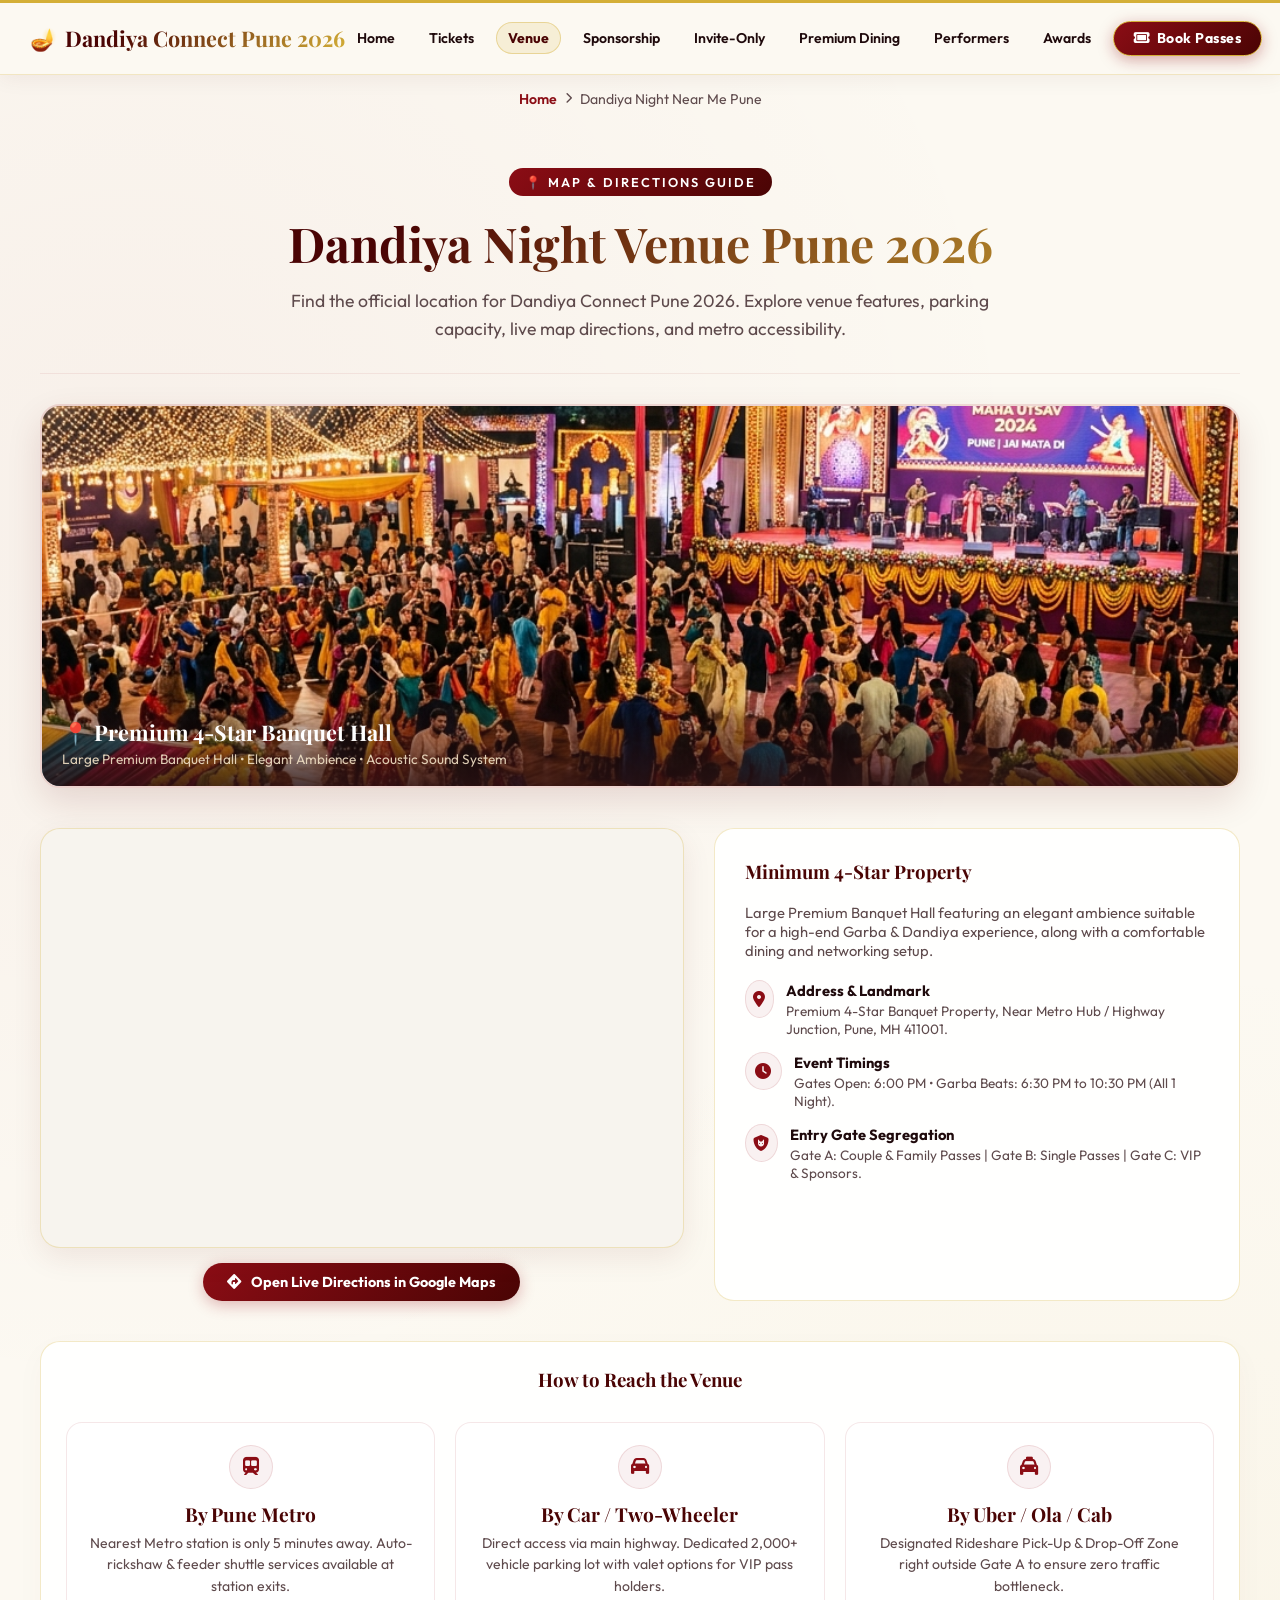
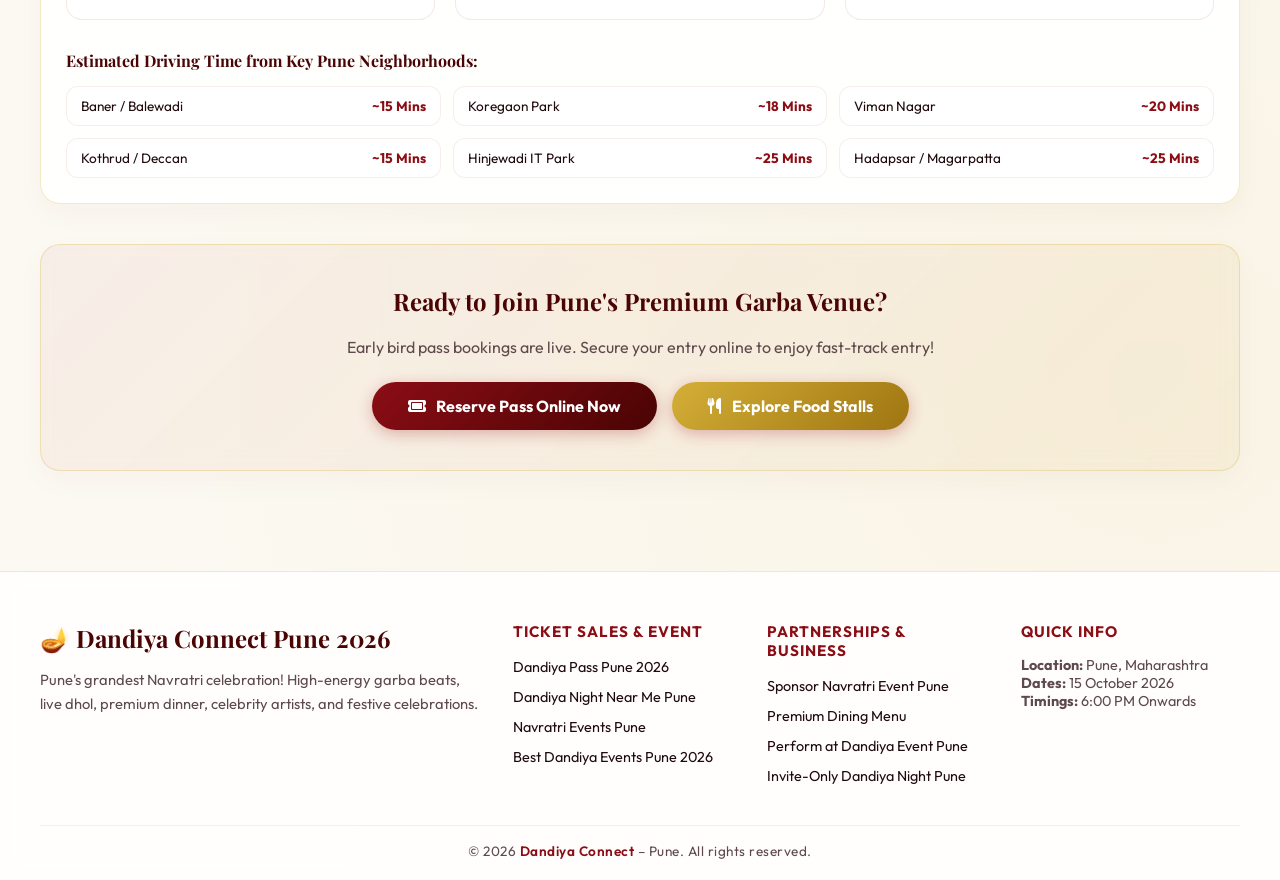
<file: venue.html>
<!DOCTYPE html>
<html lang="en">

<head>
    <meta charset="UTF-8">
    <meta name="viewport" content="width=device-width, initial-scale=1.0">
    <title>Dandiya Night Near Me Pune 2026 | Venue Location, Map & Parking</title>
    <meta name="description" content="Searching for Dandiya night near me in Pune? View Dandiya Connect Pune 2026 venue address, live map location, metro transit guide, parking areas, and entry gate info.">
    
    <!-- Import Google Fonts & FontAwesome -->
    <link rel="preconnect" href="https://fonts.googleapis.com">
    <link rel="preconnect" href="https://fonts.gstatic.com" crossorigin>
    <link href="https://fonts.googleapis.com/css2?family=Outfit:wght@300;400;600;700;800&family=Playfair+Display:ital,wght@0,600;0,700;1,600&display=swap" rel="stylesheet">
    <link rel="stylesheet" href="https://cdnjs.cloudflare.com/ajax/libs/font-awesome/6.4.0/css/all.min.css">
    
    <!-- Master Festive Stylesheet -->
    <link rel="stylesheet" href="css/styles.css?v=2.0">

    <style>
        .venue-grid {
            display: grid;
            grid-template-columns: 1fr;
            gap: 30px;
            margin: 40px 0;
        }

        @media (min-width: 992px) {
            .venue-grid {
                grid-template-columns: 1.1fr 0.9fr;
            }
        }

        .map-frame-wrap {
            width: 100%;
            height: 420px;
            border-radius: 20px;
            overflow: hidden;
            border: 1px solid var(--card-border);
            box-shadow: 0 10px 30px rgba(92, 6, 10, 0.08);
            background: #f7f4ee;
            position: relative;
        }

        .map-frame-wrap iframe {
            width: 100%;
            height: 100%;
            border: none;
        }

        .venue-info-card {
            background: var(--card-bg);
            border: 1px solid var(--card-border);
            border-radius: 20px;
            padding: 30px;
            backdrop-filter: blur(8px);
        }

        .transit-grid {
            display: grid;
            grid-template-columns: 1fr;
            gap: 20px;
            margin: 30px 0;
        }

        @media (min-width: 768px) {
            .transit-grid {
                grid-template-columns: repeat(3, 1fr);
            }
        }

        .transit-box {
            background: rgba(255, 255, 255, 0.85);
            border: 1px solid rgba(158, 27, 36, 0.1);
            border-radius: 16px;
            padding: 22px;
            text-align: center;
        }

        .transit-box h4 {
            font-family: 'Playfair Display', serif;
            color: var(--festive-crimson);
            margin: 12px 0 6px;
            font-size: 1.2rem;
        }

        .transit-box p {
            font-size: 0.88rem;
            color: var(--text-muted);
            line-height: 1.5;
            margin: 0;
        }

        .dist-matrix {
            display: grid;
            grid-template-columns: repeat(2, 1fr);
            gap: 12px;
            margin-top: 15px;
        }

        @media (min-width: 576px) {
            .dist-matrix {
                grid-template-columns: repeat(3, 1fr);
            }
        }

        .dist-item {
            background: rgba(255,255,255,0.7);
            border: 1px solid rgba(158,27,36,0.08);
            border-radius: 12px;
            padding: 10px 14px;
            font-size: 0.85rem;
            display: flex;
            align-items: center;
            justify-content: space-between;
        }

        .dist-item strong {
            color: var(--festive-red);
        }
    </style>
</head>

<body>
    <!-- Top Navigation Header -->
    <nav class="festive-nav">
        <div class="nav-container">
            <a href="index.html" class="nav-brand">
                🪔 <span>Dandiya Connect Pune 2026</span>
            </a>
            <button class="mobile-toggle" id="mobileToggle" aria-label="Toggle navigation">
                <i class="fa-solid fa-bars"></i>
            </button>
            <ul class="nav-menu" id="navMenu">
                <li><a href="index.html" class="nav-link">Home</a></li>
                <li><a href="tickets.html" class="nav-link">Tickets</a></li>
                <li><a href="venue.html" class="nav-link active">Venue</a></li>
                <li><a href="sponsorship.html" class="nav-link">Sponsorship</a></li>
                <li><a href="corporate-bookings.html" class="nav-link">Invite-Only</a></li>
                <li><a href="food-stalls-vendors.html" class="nav-link">Premium Dining</a></li>
                <li><a href="performers-artists.html" class="nav-link">Performers</a></li>
                <li><a href="navratri-events-pune.html" class="nav-link">Awards</a></li>
                <li><a href="tickets.html" class="nav-link nav-cta"><i class="fa-solid fa-ticket me-1"></i> Book Passes</a></li>
            </ul>
        </div>
    </nav>

    <div class="dandiya-body">
        <div class="dandiya-container">

            <!-- Breadcrumbs -->
            <nav class="festive-breadcrumbs">
                <a href="index.html">Home</a>
                <i class="fa-solid fa-chevron-right" style="font-size:0.7rem;"></i>
                <span>Dandiya Night Near Me Pune</span>
            </nav>

            <!-- Subpage Hero -->
            <section class="subpage-hero">
                <span class="hero-badge">📍 Map & Directions Guide</span>
                <h1>Dandiya Night Venue Pune 2026</h1>
                <p>Find the official location for Dandiya Connect Pune 2026. Explore venue features, parking capacity, live map directions, and metro accessibility.</p>
            </section>

            <!-- Venue Poster Showcase -->
            <div class="subpage-poster-wrapper reveal">
                <img src="images/venue_poster.png" alt="Dandiya Connect Pune Festival Venue Ambience" class="subpage-poster-img">
                <div class="subpage-poster-overlay">
                    <h3 class="subpage-poster-title">📍 Premium 4-Star Banquet Hall</h3>
                    <p class="subpage-poster-subtitle">Large Premium Banquet Hall • Elegant Ambience • Acoustic Sound System</p>
                </div>
            </div>

            <!-- Main Venue Details Grid -->
            <div class="venue-grid">
                
                <!-- Map Embed Container -->
                <div class="reveal">
                    <div class="map-frame-wrap">
                        <iframe 
                            src="https://www.google.com/maps/embed?pb=!1m18!1m12!1m3!1d121059.04711157077!2d73.78056541640626!3d18.52456485994276!2m3!1f0!2f0!3f0!3m2!1i1024!2i768!4f13.1!3m3!1m2!1s0x3bc2bf2e67461101%3A0x828d43bf9d9ee343!2sPune%2C%20Maharashtra!5e0!3m2!1sen!2sin!4v1700000000000!5m2!1sen!2sin" 
                            allowfullscreen="" 
                            loading="lazy" 
                            referrerpolicy="no-referrer-when-downgrade">
                        </iframe>
                    </div>
                    <div style="margin-top: 15px; text-align: center;">
                        <a href="https://maps.google.com/?q=Pune+Maharashtra" target="_blank" class="btn-festive" style="padding: 10px 24px; font-size: 0.9rem;">
                            <i class="fa-solid fa-diamond-turn-right"></i> Open Live Directions in Google Maps
                        </a>
                    </div>
                </div>

                <!-- Venue Features Card -->
                <div class="venue-info-card reveal reveal-d1">
                    <h3 style="font-family:'Playfair Display', serif; color: var(--festive-crimson); margin-top: 0;">Minimum 4-Star Property</h3>
                    <p style="color: var(--text-muted); font-size: 0.92rem; margin-bottom: 20px;">Large Premium Banquet Hall featuring an elegant ambience suitable for a high-end Garba & Dandiya experience, along with a comfortable dining and networking setup.</p>

                    <div style="display: flex; flex-direction: column; gap: 14px;">
                        <div style="display:flex; align-items:flex-start; gap:12px;">
                            <div class="pill-icon" style="width:38px; height:38px; font-size:1rem;"><i class="fa-solid fa-location-dot"></i></div>
                            <div>
                                <strong style="font-size:0.92rem;">Address & Landmark</strong>
                                <p style="margin:2px 0 0; font-size:0.85rem; color:var(--text-muted);">Premium 4-Star Banquet Property, Near Metro Hub / Highway Junction, Pune, MH 411001.</p>
                            </div>
                        </div>

                        <div style="display:flex; align-items:flex-start; gap:12px;">
                            <div class="pill-icon" style="width:38px; height:38px; font-size:1rem;"><i class="fa-solid fa-clock"></i></div>
                            <div>
                                <strong style="font-size:0.92rem;">Event Timings</strong>
                                <p style="margin:2px 0 0; font-size:0.85rem; color:var(--text-muted);">Gates Open: 6:00 PM • Garba Beats: 6:30 PM to 10:30 PM (All 1 Night).</p>
                            </div>
                        </div>

                        <div style="display:flex; align-items:flex-start; gap:12px;">
                            <div class="pill-icon" style="width:38px; height:38px; font-size:1rem;"><i class="fa-solid fa-shield-cat"></i></div>
                            <div>
                                <strong style="font-size:0.92rem;">Entry Gate Segregation</strong>
                                <p style="margin:2px 0 0; font-size:0.85rem; color:var(--text-muted);">Gate A: Couple & Family Passes | Gate B: Single Passes | Gate C: VIP & Sponsors.</p>
                            </div>
                        </div>
                    </div>
                </div>

            </div>

            <!-- Transit & Directions Guide -->
            <div class="dandiya-card reveal" style="margin-top: 30px;">
                <h3 style="font-family: 'Playfair Display', serif; color: var(--festive-crimson); margin-top: 0; text-align: center;">How to Reach the Venue</h3>
                <div class="transit-grid">
                    <div class="transit-box">
                        <div class="pill-icon" style="margin:0 auto;"><i class="fa-solid fa-train-subway"></i></div>
                        <h4>By Pune Metro</h4>
                        <p>Nearest Metro station is only 5 minutes away. Auto-rickshaw & feeder shuttle services available at station exits.</p>
                    </div>

                    <div class="transit-box">
                        <div class="pill-icon" style="margin:0 auto;"><i class="fa-solid fa-car"></i></div>
                        <h4>By Car / Two-Wheeler</h4>
                        <p>Direct access via main highway. Dedicated 2,000+ vehicle parking lot with valet options for VIP pass holders.</p>
                    </div>

                    <div class="transit-box">
                        <div class="pill-icon" style="margin:0 auto;"><i class="fa-solid fa-taxi"></i></div>
                        <h4>By Uber / Ola / Cab</h4>
                        <p>Designated Rideshare Pick-Up & Drop-Off Zone right outside Gate A to ensure zero traffic bottleneck.</p>
                    </div>
                </div>

                <h4 style="font-family: 'Playfair Display', serif; color: var(--festive-crimson); margin-top: 25px; margin-bottom: 10px;">Estimated Driving Time from Key Pune Neighborhoods:</h4>
                <div class="dist-matrix">
                    <div class="dist-item"><span>Baner / Balewadi</span> <strong>~15 Mins</strong></div>
                    <div class="dist-item"><span>Koregaon Park</span> <strong>~18 Mins</strong></div>
                    <div class="dist-item"><span>Viman Nagar</span> <strong>~20 Mins</strong></div>
                    <div class="dist-item"><span>Kothrud / Deccan</span> <strong>~15 Mins</strong></div>
                    <div class="dist-item"><span>Hinjewadi IT Park</span> <strong>~25 Mins</strong></div>
                    <div class="dist-item"><span>Hadapsar / Magarpatta</span> <strong>~25 Mins</strong></div>
                </div>
            </div>

            <!-- CTA Cross-Link to Tickets -->
            <div class="dandiya-card reveal" style="text-align: center; margin-top: 40px; padding: 40px; background: linear-gradient(135deg, rgba(158,27,36,0.05), rgba(207,161,43,0.08));">
                <h2 style="font-family: 'Playfair Display', serif; color: var(--festive-crimson); margin-top:0;">Ready to Join Pune's Premium Garba Venue?</h2>
                <p style="color: var(--text-muted); max-width: 600px; margin: 10px auto 25px;">Early bird pass bookings are live. Secure your entry online to enjoy fast-track entry!</p>
                <div style="display:flex; gap:15px; justify-content:center; flex-wrap:wrap;">
                    <a href="tickets.html" class="btn-festive" style="padding: 14px 36px; font-size: 1rem;"><i class="fa-solid fa-ticket"></i> Reserve Pass Online Now</a>
                    <a href="food-stalls-vendors.html" class="btn-festive" style="padding: 14px 36px; font-size: 1rem; background: linear-gradient(135deg, var(--festive-gold), var(--festive-gold-dark));"><i class="fa-solid fa-utensils"></i> Explore Food Stalls</a>
                </div>
            </div>

        </div>
    </div>

    <!-- Master Footer -->
    <footer class="master-seo-footer">
        <div class="dandiya-container">
            <div class="footer-grid">
                <div class="footer-brand-col">
                    <h4>🪔 Dandiya Connect Pune 2026</h4>
                    <p>Pune's grandest Navratri celebration! High-energy garba beats, live dhol, premium dinner, celebrity artists, and festive celebrations.</p>
                </div>
                <div class="footer-col">
                    <h5>Ticket Sales & Event</h5>
                    <ul class="footer-links">
                        <li><a href="tickets.html">Dandiya Pass Pune 2026</a></li>
                        <li><a href="venue.html">Dandiya Night Near Me Pune</a></li>
                        <li><a href="navratri-events-pune.html">Navratri Events Pune</a></li>
                        <li><a href="best-dandiya-events-pune-2026.html">Best Dandiya Events Pune 2026</a></li>
                    </ul>
                </div>
                <div class="footer-col">
                    <h5>Partnerships & Business</h5>
                    <ul class="footer-links">
                        <li><a href="sponsorship.html">Sponsor Navratri Event Pune</a></li>
                        <li><a href="food-stalls-vendors.html">Premium Dining Menu</a></li>
                        <li><a href="performers-artists.html">Perform at Dandiya Event Pune</a></li>
                        <li><a href="corporate-bookings.html">Invite-Only Dandiya Night Pune</a></li>
                    </ul>
                </div>
                <div class="footer-col">
                    <h5>Quick Info</h5>
                    <p style="font-size:0.9rem; color: var(--text-muted);">
                        <strong>Location:</strong> Pune, Maharashtra<br>
                        <strong>Dates:</strong> 15 October 2026<br>
                        <strong>Timings:</strong> 6:00 PM Onwards
                    </p>
                </div>
            </div>

            <div class="dandiya-footer-bar">
                © 2026 <strong>Dandiya Connect</strong> – Pune. All rights reserved.
            </div>
        </div>
    </footer>

    <!-- Scripts -->
    <script>
        (function() {
            var toggle = document.getElementById('mobileToggle');
            var menu = document.getElementById('navMenu');
            if (toggle && menu) {
                toggle.addEventListener('click', function() {
                    menu.classList.toggle('show');
                });
            }
        })();

        (function() {
            var els = document.querySelectorAll('.reveal');
            function check() {
                var threshold = window.innerHeight * 0.88;
                els.forEach(function(el) {
                    if (el.getBoundingClientRect().top < threshold) {
                        el.classList.add('visible');
                    }
                });
            }
            check();
            window.addEventListener('scroll', check, { passive: true });
            window.addEventListener('resize', check, { passive: true });
        })();
    </script>
</body>

</html>
</file>
<file: css/styles.css>
/* ==========================================================================
   Dandiya Connect Pune 2026 - Master Festive Design System & Stylesheet
   ========================================================================== */

*, *::before, *::after {
    box-sizing: border-box;
}

html, body {
    margin: 0;
    padding: 0;
}

:root {
    --festive-red: #8b0d15;
    --festive-crimson: #4a0404;
    --festive-gold: #d4af37;
    --festive-gold-dark: #9e7511;
    --festive-gold-light: #f5e6ab;
    --bg-light: #fcf9f2;
    --text-dark: #1f0a0c;
    --text-muted: #5e4a4c;
    --card-bg: rgba(255, 255, 255, 0.92);
    --card-border: rgba(212, 175, 55, 0.28);
}

body {
    background-color: var(--bg-light);
    color: var(--text-dark);
    font-family: 'Outfit', sans-serif;
    margin: 0;
    padding: 0;
    min-height: 100vh;
    position: relative;
    background-image: radial-gradient(circle at 10% 20%, rgba(139, 13, 21, 0.04) 0%, transparent 40%),
                      radial-gradient(circle at 90% 80%, rgba(212, 175, 55, 0.07) 0%, transparent 45%);
}

.dandiya-body {
    display: flex;
    flex-direction: column;
    min-height: 100vh;
    padding-top: 90px;
    padding-bottom: 40px;
    position: relative;
}

.dandiya-container {
    width: 100%;
    max-width: 1240px;
    margin-right: auto;
    margin-left: auto;
    padding-right: 20px;
    padding-left: 20px;
    flex: 1;
}

/* ─── Global Top Navigation Bar ─── */
.festive-nav {
    position: fixed;
    top: 0;
    left: 0;
    right: 0;
    height: 75px;
    background: rgba(252, 249, 242, 0.96);
    backdrop-filter: blur(14px);
    -webkit-backdrop-filter: blur(14px);
    border-top: 3px solid var(--festive-gold);
    border-bottom: 1px solid rgba(212, 175, 55, 0.25);
    z-index: 1000;
    display: flex;
    align-items: center;
    box-shadow: 0 4px 20px rgba(74, 4, 4, 0.06);
}

.nav-container {
    width: 100%;
    max-width: 1260px;
    margin: 0 auto;
    padding: 0 20px;
    display: flex;
    align-items: center;
    justify-content: space-between;
}

.nav-brand {
    font-family: 'Playfair Display', serif;
    font-weight: 700;
    font-size: 1.35rem;
    color: var(--festive-crimson);
    text-decoration: none;
    display: flex;
    align-items: center;
    gap: 8px;
    white-space: nowrap;
}

.nav-brand span {
    background: linear-gradient(135deg, var(--festive-crimson) 20%, var(--festive-gold) 100%);
    -webkit-background-clip: text;
    -webkit-text-fill-color: transparent;
}

.nav-menu {
    display: flex;
    align-items: center;
    gap: 10px;
    list-style: none;
    margin: 0;
    padding: 0;
    flex-wrap: nowrap;
}

.nav-link {
    text-decoration: none;
    color: var(--text-dark);
    font-weight: 600;
    font-size: 0.88rem;
    transition: all 0.25s ease;
    padding: 7px 12px;
    border-radius: 20px;
    white-space: nowrap;
    display: inline-block;
}

.nav-link:hover {
    color: var(--festive-red);
    background: rgba(139, 13, 21, 0.06);
}

.nav-link.active {
    color: var(--festive-crimson);
    font-weight: 700;
    background: rgba(212, 175, 55, 0.14);
    box-shadow: inset 0 0 0 1px rgba(212, 175, 55, 0.4);
}

.nav-cta {
    background: linear-gradient(135deg, var(--festive-red) 0%, var(--festive-crimson) 100%);
    color: #ffffff !important;
    padding: 9px 20px !important;
    border-radius: 30px;
    font-weight: 700;
    font-size: 0.88rem !important;
    letter-spacing: 0.5px;
    box-shadow: 0 4px 15px rgba(139, 13, 21, 0.35);
    border: 1px solid var(--festive-gold);
    white-space: nowrap !important;
    display: inline-flex !important;
    align-items: center;
    justify-content: center;
    gap: 6px;
    line-height: 1 !important;
}

.nav-cta:hover {
    transform: translateY(-2px);
    box-shadow: 0 6px 20px rgba(139, 13, 21, 0.5);
    background: linear-gradient(135deg, var(--festive-crimson) 0%, var(--festive-red) 100%);
}

.mobile-toggle {
    display: none;
    background: none;
    border: none;
    font-size: 1.5rem;
    color: var(--festive-crimson);
    cursor: pointer;
}

@media (max-width: 1199px) {
    .mobile-toggle {
        display: block;
    }

    .nav-menu {
        position: fixed;
        top: 75px;
        left: 0;
        right: 0;
        background: #fcf9f2;
        border-bottom: 2px solid var(--festive-gold);
        flex-direction: column;
        align-items: flex-start;
        padding: 20px;
        gap: 12px;
        box-shadow: 0 15px 30px rgba(0, 0, 0, 0.12);
        display: none;
    }

    .nav-menu.show {
        display: flex;
    }

    .nav-link {
        width: 100%;
        padding: 10px 15px;
    }
}

/* ─── Page Hero Banner (For Subpages) ─── */
.subpage-hero {
    text-align: center;
    padding: 40px 0 30px;
    margin-bottom: 30px;
    border-bottom: 1px solid rgba(158, 27, 36, 0.08);
    position: relative;
}

.subpage-hero .hero-badge {
    display: inline-block;
    background: linear-gradient(135deg, var(--festive-red) 0%, var(--festive-crimson) 100%);
    color: #fff;
    font-weight: 600;
    font-size: 0.8rem;
    letter-spacing: 2px;
    text-transform: uppercase;
    padding: 6px 16px;
    border-radius: 20px;
    margin-bottom: 15px;
}

.subpage-hero h1 {
    font-family: 'Playfair Display', serif;
    font-size: 2.5rem;
    font-weight: 700;
    margin: 0 0 12px;
    background: linear-gradient(135deg, var(--festive-crimson) 30%, var(--festive-gold) 100%);
    -webkit-background-clip: text;
    -webkit-text-fill-color: transparent;
}

@media (min-width: 768px) {
    .subpage-hero h1 {
        font-size: 3rem;
    }
}

.subpage-hero p {
    font-size: 1.1rem;
    color: var(--text-muted);
    max-width: 700px;
    margin: 0 auto;
    line-height: 1.6;
}

/* ─── Breadcrumbs ─── */
.festive-breadcrumbs {
    display: flex;
    align-items: center;
    justify-content: center;
    gap: 8px;
    font-size: 0.88rem;
    color: var(--text-muted);
    margin-bottom: 20px;
}

.festive-breadcrumbs a {
    color: var(--festive-red);
    text-decoration: none;
    font-weight: 600;
}

.festive-breadcrumbs a:hover {
    text-decoration: underline;
}

/* ─── Grid Systems ─── */
.dandiya-grid {
    display: flex;
    flex-direction: column;
    gap: 40px;
}

@media (min-width: 992px) {
    .dandiya-grid {
        flex-direction: row;
        align-items: center;
    }

    .dandiya-col-left {
        flex: 0 0 42%;
        max-width: 42%;
    }

    .dandiya-col-right {
        flex: 0 0 58%;
        max-width: 58%;
        padding-left: 30px;
    }
}

.dandiya-title {
    font-family: 'Playfair Display', serif;
    font-weight: 700;
    font-size: 2.5rem;
    line-height: 1.2;
    background: linear-gradient(135deg, var(--festive-crimson) 30%, var(--festive-gold) 100%);
    -webkit-background-clip: text;
    -webkit-text-fill-color: transparent;
    letter-spacing: -0.5px;
    margin-bottom: 15px;
}

@media (min-width: 768px) {
    .dandiya-title {
        font-size: 3.2rem;
    }
}

.highlight-text {
    color: var(--festive-red);
    font-weight: 600;
    font-size: 1.1rem;
    letter-spacing: 0.5px;
    margin-bottom: 20px;
}

.dandiya-card {
    background: var(--card-bg);
    border: 1px solid var(--card-border);
    border-radius: 20px;
    backdrop-filter: blur(8px);
    -webkit-backdrop-filter: blur(8px);
    transition: all 0.4s cubic-bezier(0.165, 0.84, 0.44, 1);
    padding: 25px;
    box-shadow: 0 10px 30px rgba(92, 6, 10, 0.03);
}

.dandiya-card:hover {
    transform: translateY(-3px);
    border-color: rgba(158, 27, 36, 0.25);
    box-shadow: 0 15px 35px rgba(92, 6, 10, 0.08);
}

.badge-festive {
    background: linear-gradient(135deg, var(--festive-red) 0%, var(--festive-crimson) 100%);
    color: #fff;
    font-weight: 600;
    letter-spacing: 2px;
    padding: 8px 16px;
    border-radius: 30px;
    border: 1px solid rgba(207, 161, 43, 0.25);
    display: inline-block;
    font-size: 0.85rem;
}

.btn-festive {
    background: linear-gradient(135deg, var(--festive-red) 0%, var(--festive-crimson) 100%);
    color: #fff !important;
    font-weight: 700;
    border: none;
    border-radius: 30px;
    padding: 14px 32px;
    transition: all 0.3s ease;
    display: inline-flex;
    align-items: center;
    justify-content: center;
    gap: 10px;
    box-shadow: 0 4px 15px rgba(158, 27, 36, 0.3);
    text-decoration: none;
}

.btn-festive:hover {
    transform: translateY(-2px);
    box-shadow: 0 8px 25px rgba(158, 27, 36, 0.5);
    color: #fff !important;
}

.btn-festive-gold {
    background: linear-gradient(135deg, var(--festive-gold) 0%, var(--festive-gold-dark) 100%);
    color: #fff !important;
    font-weight: 700;
    border: none;
    border-radius: 30px;
    padding: 14px 32px;
    transition: all 0.3s ease;
    display: inline-flex;
    align-items: center;
    justify-content: center;
    gap: 10px;
    box-shadow: 0 4px 15px rgba(207, 161, 43, 0.35);
    text-decoration: none;
}

.btn-festive-gold:hover {
    transform: translateY(-2px);
    box-shadow: 0 8px 25px rgba(207, 161, 43, 0.55);
    color: #fff !important;
}

.btn-festive-outline {
    background: #ffffff;
    color: var(--festive-crimson) !important;
    font-weight: 700;
    border: 2px solid var(--festive-crimson);
    border-radius: 30px;
    padding: 12px 30px;
    transition: all 0.3s ease;
    display: inline-flex;
    align-items: center;
    justify-content: center;
    gap: 10px;
    box-shadow: 0 4px 12px rgba(92, 6, 10, 0.08);
    text-decoration: none;
}

.btn-festive-outline:hover {
    transform: translateY(-2px);
    background: var(--festive-crimson);
    color: #ffffff !important;
    box-shadow: 0 8px 20px rgba(92, 6, 10, 0.3);
}

.pill-icon {
    width: 44px;
    height: 44px;
    border-radius: 50%;
    display: flex;
    align-items: center;
    justify-content: center;
    background: rgba(158, 27, 36, 0.06);
    color: var(--festive-red);
    font-size: 1.15rem;
    border: 1px solid rgba(158, 27, 36, 0.12);
}

/* ─── Form Controls ─── */
.booking-form {
    background: var(--card-bg);
    border: 1px solid var(--card-border);
    border-radius: 20px;
    padding: 30px;
    box-shadow: 0 10px 30px rgba(92, 6, 10, 0.03);
    backdrop-filter: blur(8px);
    -webkit-backdrop-filter: blur(8px);
    margin-top: 0;
    text-align: left;
    max-width: 600px;
    margin-left: auto;
    margin-right: auto;
    width: 100%;
    box-sizing: border-box;
    position: relative;
    overflow: visible;
}

.booking-form::before {
    content: '';
    position: absolute;
    top: 0;
    left: 10%;
    right: 10%;
    height: 3px;
    background: linear-gradient(90deg, var(--festive-gold), var(--festive-red), var(--festive-gold));
    border-radius: 0 0 3px 3px;
}

.booking-title {
    font-family: 'Playfair Display', serif;
    font-weight: 700;
    font-size: 1.5rem;
    margin-bottom: 20px;
    color: var(--text-dark);
}

.form-group {
    margin-bottom: 20px;
}

.form-label {
    display: block;
    font-size: 0.85rem;
    font-weight: 600;
    color: var(--text-muted);
    margin-bottom: 8px;
    text-transform: uppercase;
    letter-spacing: 0.5px;
}

.form-control {
    width: 100%;
    padding: 12px 16px;
    border: 1px solid rgba(158, 27, 36, 0.15);
    border-radius: 12px;
    background: rgba(255, 255, 255, 0.9);
    color: var(--text-dark);
    font-family: 'Outfit', sans-serif;
    font-size: 0.95rem;
    transition: all 0.3s ease;
    box-sizing: border-box;
    -webkit-appearance: none;
    appearance: none;
}

.form-control:focus {
    outline: none;
    border-color: var(--festive-red);
    box-shadow: 0 0 0 3px rgba(158, 27, 36, 0.1);
    background: #fff;
}

.btn-submit {
    background: linear-gradient(135deg, var(--festive-red) 0%, var(--festive-crimson) 100%);
    color: #fff;
    font-weight: 700;
    border: none;
    border-radius: 30px;
    padding: 14px 32px;
    transition: all 0.3s ease;
    display: flex;
    align-items: center;
    justify-content: center;
    gap: 10px;
    box-shadow: 0 4px 15px rgba(139, 13, 21, 0.35);
    cursor: pointer;
    width: 100%;
    font-size: 1.05rem;
    font-family: 'Outfit', sans-serif;
}

/* ─── Location & Quick Details Card ─── */
.dandiya-details-card {
    background: linear-gradient(135deg, rgba(255, 255, 255, 0.95), rgba(252, 249, 242, 0.95));
    border: 1px solid var(--card-border);
    border-radius: 18px;
    padding: 22px 20px;
    margin-top: 20px;
    box-shadow: 0 8px 24px rgba(74, 4, 4, 0.04);
}

.details-grid {
    display: grid;
    grid-template-columns: repeat(1, 1fr);
    gap: 18px;
    text-align: center;
}

@media (min-width: 576px) {
    .details-grid {
        grid-template-columns: repeat(3, 1fr);
    }
}

.details-label {
    display: block;
    font-size: 0.75rem;
    font-weight: 700;
    letter-spacing: 1.5px;
    color: var(--festive-gold-dark);
    margin-bottom: 6px;
    text-transform: uppercase;
}

.details-value {
    display: block;
    font-size: 0.95rem;
    font-weight: 600;
    color: var(--text-dark);
}

.btn-submit:hover {
    transform: translateY(-2px);
    box-shadow: 0 8px 25px rgba(158, 27, 36, 0.45);
}

/* Custom Dropdown */
.custom-select-wrap {
    position: relative;
    width: 100%;
    z-index: 200;
}

.custom-select-trigger {
    width: 100%;
    padding: 12px 42px 12px 16px;
    border: 1px solid rgba(158, 27, 36, 0.15);
    border-radius: 12px;
    background: rgba(255, 255, 255, 0.9);
    color: var(--text-muted);
    font-family: 'Outfit', sans-serif;
    font-size: 0.95rem;
    cursor: pointer;
    transition: all 0.3s ease;
    position: relative;
    user-select: none;
}

.custom-select-trigger.has-value {
    color: var(--text-dark);
}

.custom-select-trigger::after {
    content: '';
    position: absolute;
    right: 16px;
    top: 50%;
    transform: translateY(-50%) rotate(0deg);
    width: 0;
    height: 0;
    border-left: 5px solid transparent;
    border-right: 5px solid transparent;
    border-top: 5px solid var(--text-muted);
    transition: transform 0.3s ease;
}

.custom-select-wrap.open .custom-select-trigger {
    border-color: var(--festive-red);
    box-shadow: 0 0 0 3px rgba(158, 27, 36, 0.1);
    background: #fff;
    border-bottom-left-radius: 0;
    border-bottom-right-radius: 0;
}

.custom-select-wrap.open .custom-select-trigger::after {
    transform: translateY(-50%) rotate(180deg);
}

.custom-select-options {
    position: absolute;
    top: 100%;
    left: 0;
    right: 0;
    background: #fff;
    border: 1px solid var(--festive-red);
    border-top: none;
    border-radius: 0 0 12px 12px;
    max-height: 0;
    overflow: hidden;
    transition: max-height 0.35s cubic-bezier(0.4, 0, 0.2, 1), opacity 0.25s ease;
    opacity: 0;
    z-index: 100;
    box-shadow: 0 12px 28px rgba(92, 6, 10, 0.12);
}

.custom-select-wrap.open .custom-select-options {
    max-height: 220px;
    opacity: 1;
    overflow-y: auto;
}

.custom-option {
    padding: 11px 18px;
    font-family: 'Outfit', sans-serif;
    font-size: 0.95rem;
    color: var(--text-dark);
    cursor: pointer;
    transition: all 0.2s ease;
    border-bottom: 1px solid rgba(158, 27, 36, 0.04);
}

.custom-option:last-child {
    border-bottom: none;
}

.custom-option:hover {
    background: linear-gradient(135deg, rgba(158, 27, 36, 0.06), rgba(207, 161, 43, 0.06));
    color: var(--festive-red);
    padding-left: 22px;
}

.custom-option.selected {
    background: linear-gradient(135deg, rgba(158, 27, 36, 0.1), rgba(207, 161, 43, 0.08));
    color: var(--festive-red);
    font-weight: 600;
}

/* ─── Highlights & Features ─── */
.feature-grid {
    display: grid;
    grid-template-columns: 1fr;
    gap: 15px;
    margin-bottom: 25px;
}

@media (min-width: 576px) {
    .feature-grid {
        grid-template-columns: 1fr 1fr;
    }
}

.feature-item {
    display: flex;
    align-items: center;
    gap: 15px;
    padding: 12px 18px;
    background: rgba(255, 255, 255, 0.8);
    border-radius: 12px;
    border: 1px solid rgba(158, 27, 36, 0.08);
    box-shadow: 0 4px 10px rgba(0, 0, 0, 0.02);
}

.poster-container {
    position: relative;
    display: inline-block;
    width: 100%;
    max-width: 420px;
    margin: 0 auto;
}

.poster-container::after {
    content: '';
    position: absolute;
    inset: -2px;
    border-radius: 20px;
    background: linear-gradient(45deg, var(--festive-red), var(--festive-gold), var(--festive-crimson));
    z-index: -1;
    opacity: 0.18;
    filter: blur(10px);
    transition: opacity 0.3s ease;
}

.poster-container:hover::after {
    opacity: 0.4;
}

.poster-img {
    border-radius: 18px;
    box-shadow: 0 15px 35px rgba(92, 6, 10, 0.15);
    height: auto;
    width: 100%;
    max-height: 680px;
    border: 1px solid rgba(255, 255, 255, 0.5);
}

/* ─── Social Buttons & Links ─── */
.insta-link {
    display: inline-flex;
    align-items: center;
    gap: 12px;
    text-decoration: none;
    color: var(--text-dark);
    font-weight: 600;
    font-size: 0.95rem;
    transition: all 0.3s ease;
    padding: 8px 18px;
    background: rgba(255, 255, 255, 0.7);
    border: 1px solid rgba(158, 27, 36, 0.1);
    border-radius: 25px;
    box-shadow: 0 4px 10px rgba(0, 0, 0, 0.02);
    width: auto;
    box-sizing: border-box;
}

.insta-link:hover {
    color: #d6249f;
    background: rgba(255, 255, 255, 0.95);
    border-color: rgba(214, 36, 159, 0.3);
    transform: translateY(-2px);
    box-shadow: 0 6px 15px rgba(214, 36, 159, 0.12);
}

.insta-icon-wrapper {
    width: 32px;
    height: 32px;
    border-radius: 50%;
    display: flex;
    align-items: center;
    justify-content: center;
    background: radial-gradient(circle at 30% 107%, #fdf497 0%, #fdf497 5%, #fd5949 45%, #d6249f 60%, #285AEB 90%);
    font-size: 1.05rem;
    color: #fff;
    transition: transform 0.3s ease;
}

.insta-link:hover .insta-icon-wrapper {
    transform: scale(1.1);
}

/* ─── Multi-Column Cross-Linking Footer ─── */
.master-seo-footer {
    margin-top: 60px;
    background: rgba(255, 255, 255, 0.85);
    border-top: 1px solid rgba(158, 27, 36, 0.12);
    padding: 50px 0 20px;
    backdrop-filter: blur(10px);
}

.footer-grid {
    display: grid;
    grid-template-columns: 1fr;
    gap: 35px;
}

@media (min-width: 768px) {
    .footer-grid {
        grid-template-columns: 2fr 1fr 1fr 1fr;
    }
}

.footer-brand-col h4 {
    font-family: 'Playfair Display', serif;
    font-size: 1.5rem;
    color: var(--festive-crimson);
    margin-top: 0;
    margin-bottom: 12px;
}

.footer-brand-col p {
    color: var(--text-muted);
    font-size: 0.92rem;
    line-height: 1.6;
    margin-bottom: 20px;
}

.footer-col h5 {
    font-family: 'Outfit', sans-serif;
    font-size: 0.95rem;
    font-weight: 700;
    text-transform: uppercase;
    letter-spacing: 1px;
    color: var(--festive-red);
    margin-top: 0;
    margin-bottom: 15px;
}

.footer-links {
    list-style: none;
    padding: 0;
    margin: 0;
    display: flex;
    flex-direction: column;
    gap: 10px;
}

.footer-links a {
    color: var(--text-dark);
    text-decoration: none;
    font-size: 0.9rem;
    transition: color 0.2s ease;
}

.footer-links a:hover {
    color: var(--festive-red);
    text-decoration: underline;
}

.dandiya-footer-bar {
    text-align: center;
    padding: 16px 0 0;
    font-size: 0.85rem;
    color: var(--text-muted);
    letter-spacing: 0.5px;
    border-top: 1px solid rgba(158, 27, 36, 0.08);
    margin-top: 40px;
    width: 100%;
}

.dandiya-footer-bar strong {
    color: var(--festive-red);
    font-weight: 600;
}

/* ─── Floating Festive Stickers ─── */
.sticker {
    position: absolute;
    pointer-events: none;
    user-select: none;
    z-index: 0;
    opacity: 0.12;
    font-size: 3rem;
}

.sticker-1 { top: 60px; right: 5%; font-size: 2.8rem; animation: floatA 6s ease-in-out infinite; }
.sticker-2 { top: 45%; left: 3%; font-size: 2.2rem; animation: floatB 7s ease-in-out infinite; }
.sticker-3 { bottom: 18%; right: 4%; font-size: 2.5rem; animation: floatA 5.5s ease-in-out infinite 1s; }
.sticker-4 { top: 30%; right: 2%; font-size: 1.8rem; animation: floatB 8s ease-in-out infinite 0.5s; }
.sticker-5 { bottom: 35%; left: 5%; font-size: 2rem; animation: floatA 6.5s ease-in-out infinite 2s; }

@keyframes floatA {
    0%, 100% { transform: translateY(0) rotate(0deg); }
    50% { transform: translateY(-12px) rotate(5deg); }
}

@keyframes floatB {
    0%, 100% { transform: translateY(0) rotate(0deg); }
    50% { transform: translateY(-10px) rotate(-4deg); }
}

@media (max-width: 768px) {
    .sticker { font-size: 1.8rem !important; opacity: 0.08; }
}

/* ─── Scroll Reveal Animations ─── */
.reveal {
    opacity: 0;
    transform: translateY(24px);
    transition: opacity 0.7s cubic-bezier(0.16, 1, 0.3, 1), transform 0.7s cubic-bezier(0.16, 1, 0.3, 1);
}

.reveal.visible {
    opacity: 1;
    transform: translateY(0);
}

.reveal-d1 { transition-delay: 0.1s; }
.reveal-d2 { transition-delay: 0.2s; }
.reveal-d3 { transition-delay: 0.3s; }

/* ─── Decorative Section Divider ─── */
.section-divider {
    display: flex;
    align-items: center;
    justify-content: center;
    gap: 14px;
    margin: 25px 0 5px;
    position: relative;
    z-index: 1;
}

.section-divider::before,
.section-divider::after {
    content: '';
    flex: 1;
    max-width: 120px;
    height: 1px;
    background: linear-gradient(90deg, transparent, rgba(158, 27, 36, 0.2));
}

.section-divider::after {
    background: linear-gradient(90deg, rgba(158, 27, 36, 0.2), transparent);
}

.section-divider .divider-icon {
    font-size: 1.3rem;
    opacity: 0.6;
    animation: pulse-icon 2.5s ease-in-out infinite;
}

@keyframes pulse-icon {
    0%, 100% { transform: scale(1); }
    50% { transform: scale(1.15); }
}

/* ─── Professional Event Overview Showcase (Homepage) ─── */
.event-overview-card {
    background: linear-gradient(145deg, rgba(255, 255, 255, 0.95), rgba(254, 248, 238, 0.9));
    border: 1.5px solid rgba(158, 27, 36, 0.18);
    border-radius: 24px;
    padding: 32px 28px;
    box-shadow: 0 15px 40px rgba(92, 6, 10, 0.07);
    backdrop-filter: blur(10px);
    position: relative;
    overflow: hidden;
    height: 100%;
    display: flex;
    flex-direction: column;
    justify-content: space-between;
}

.event-overview-card::before {
    content: '';
    position: absolute;
    top: 0;
    left: 0;
    right: 0;
    height: 5px;
    background: linear-gradient(90deg, var(--festive-red), var(--festive-gold), var(--festive-red));
}

.event-overview-badge {
    display: inline-flex;
    align-items: center;
    gap: 8px;
    background: rgba(158, 27, 36, 0.08);
    color: var(--festive-red);
    font-size: 0.82rem;
    font-weight: 700;
    letter-spacing: 1px;
    padding: 6px 14px;
    border-radius: 30px;
    margin-bottom: 20px;
}

.event-stats-grid {
    display: grid;
    grid-template-columns: repeat(2, 1fr);
    gap: 14px;
    margin: 20px 0;
}

.stat-item {
    background: rgba(255, 255, 255, 0.9);
    border: 1px solid rgba(158, 27, 36, 0.12);
    border-radius: 16px;
    padding: 14px 12px;
    text-align: center;
    transition: transform 0.3s ease, box-shadow 0.3s ease;
}

.stat-item:hover {
    transform: translateY(-3px);
    box-shadow: 0 8px 20px rgba(158, 27, 36, 0.1);
}

.stat-number {
    font-family: 'Playfair Display', serif;
    font-size: 1.45rem;
    font-weight: 700;
    color: var(--festive-crimson);
    line-height: 1.2;
}

.stat-label {
    font-size: 0.78rem;
    color: var(--text-muted);
    font-weight: 600;
    margin-top: 4px;
}

.quick-details-list {
    list-style: none;
    padding: 0;
    margin: 15px 0 25px;
}

.quick-details-list li {
    display: flex;
    align-items: center;
    gap: 12px;
    font-size: 0.92rem;
    color: var(--text-dark);
    padding: 9px 0;
    border-bottom: 1px dashed rgba(158, 27, 36, 0.12);
}

.quick-details-list li i {
    width: 28px;
    height: 28px;
    border-radius: 50%;
    background: rgba(158, 27, 36, 0.08);
    color: var(--festive-red);
    display: flex;
    align-items: center;
    justify-content: center;
    font-size: 0.85rem;
    flex-shrink: 0;
}

/* ─── Subpage Poster Image Cards ─── */
.subpage-poster-wrapper {
    position: relative;
    border-radius: 20px;
    overflow: hidden;
    box-shadow: 0 14px 35px rgba(92, 6, 10, 0.12);
    border: 2px solid rgba(158, 27, 36, 0.15);
    margin-bottom: 25px;
    transition: transform 0.35s ease, box-shadow 0.35s ease;
}

.subpage-poster-wrapper:hover {
    transform: translateY(-4px);
    box-shadow: 0 18px 45px rgba(158, 27, 36, 0.2);
}

.subpage-poster-img {
    width: 100%;
    height: 380px;
    object-fit: cover;
    display: block;
}

.subpage-poster-overlay {
    position: absolute;
    bottom: 0;
    left: 0;
    right: 0;
    background: linear-gradient(180deg, transparent 0%, rgba(42, 17, 19, 0.85) 100%);
    padding: 25px 20px 18px;
    color: #ffffff;
}

.subpage-poster-title {
    font-family: 'Playfair Display', serif;
    font-size: 1.35rem;
    margin: 0 0 4px;
    color: #fff;
}

.subpage-poster-subtitle {
    font-size: 0.85rem;
    opacity: 0.9;
    color: #f1e0c5;
    margin: 0;
}

.official-poster-card {
    background: rgba(255, 255, 255, 0.95);
    border: 2px solid var(--festive-gold);
    border-radius: 20px;
    padding: 20px;
    text-align: center;
    box-shadow: 0 15px 35px rgba(92, 6, 10, 0.1);
    margin: 30px 0;
}

.official-poster-card img {
    max-width: 100%;
    border-radius: 14px;
    box-shadow: 0 10px 25px rgba(0, 0, 0, 0.15);
}
</file>
